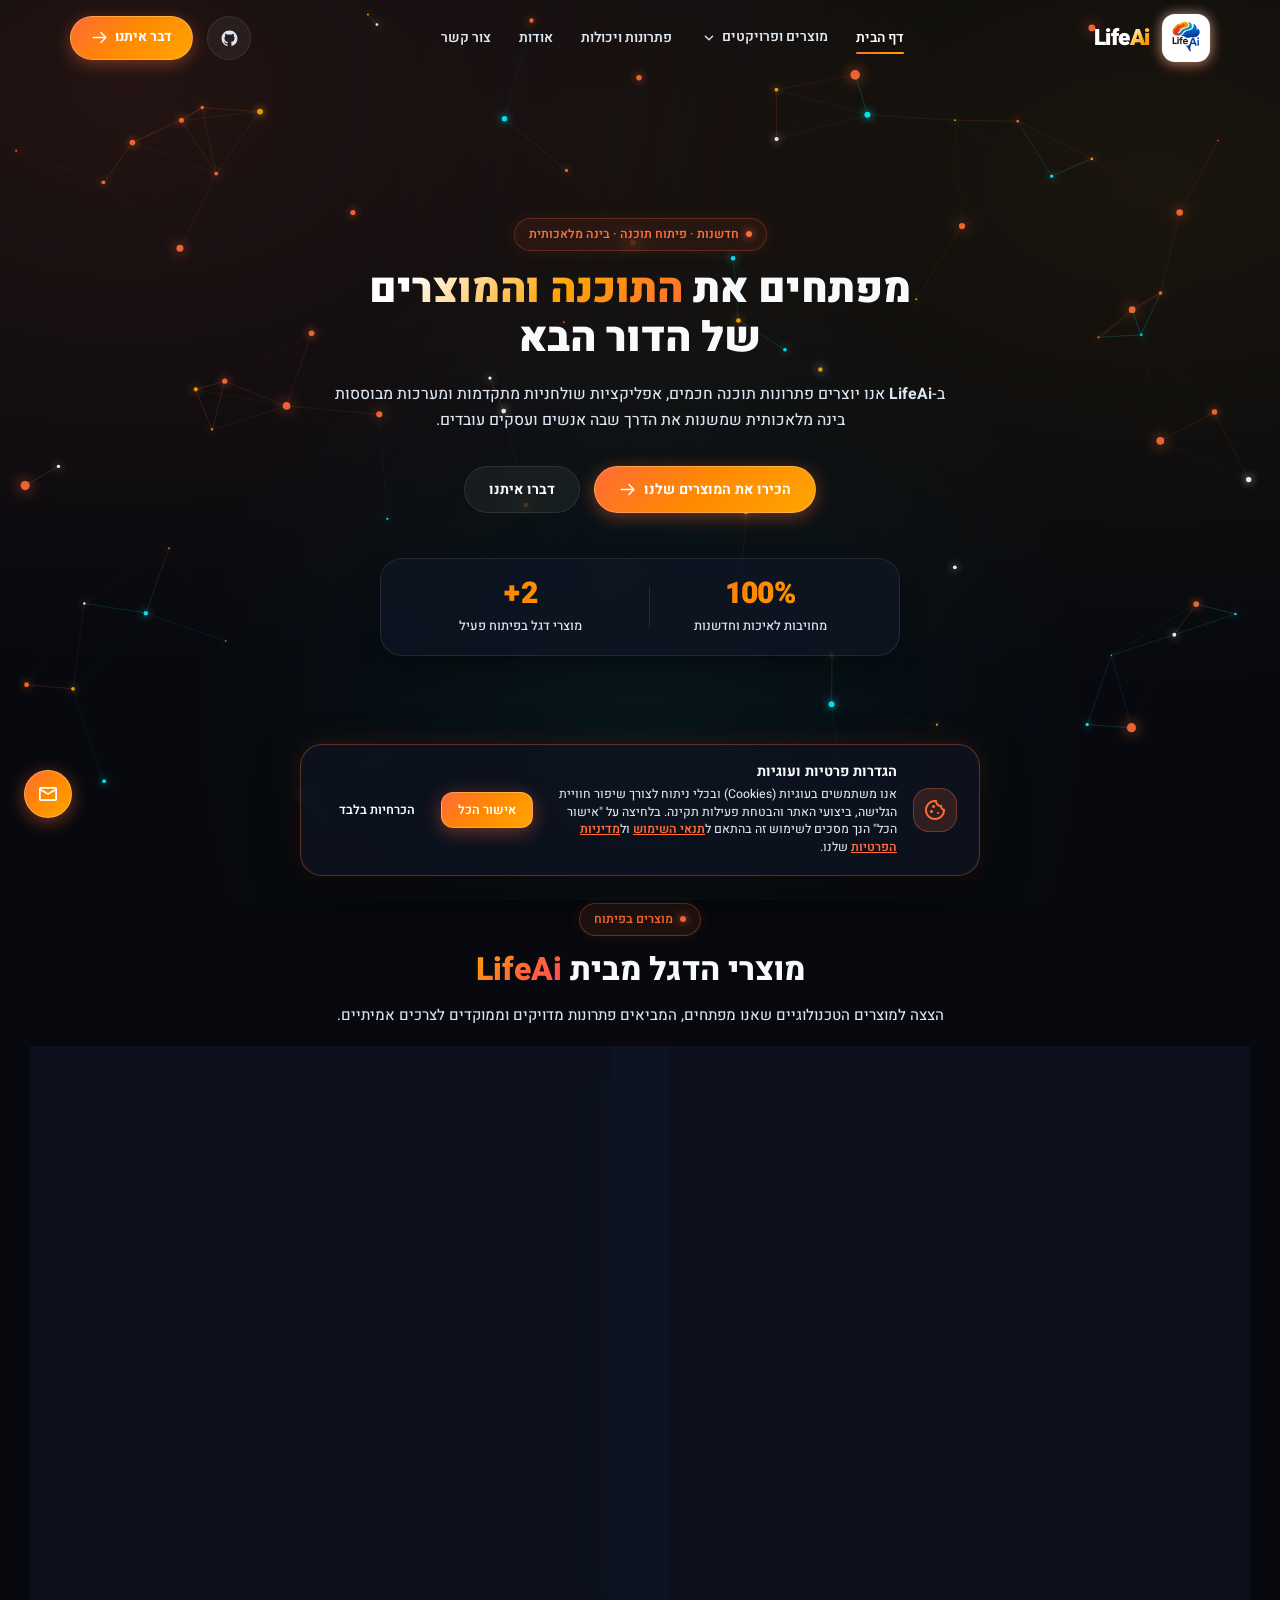
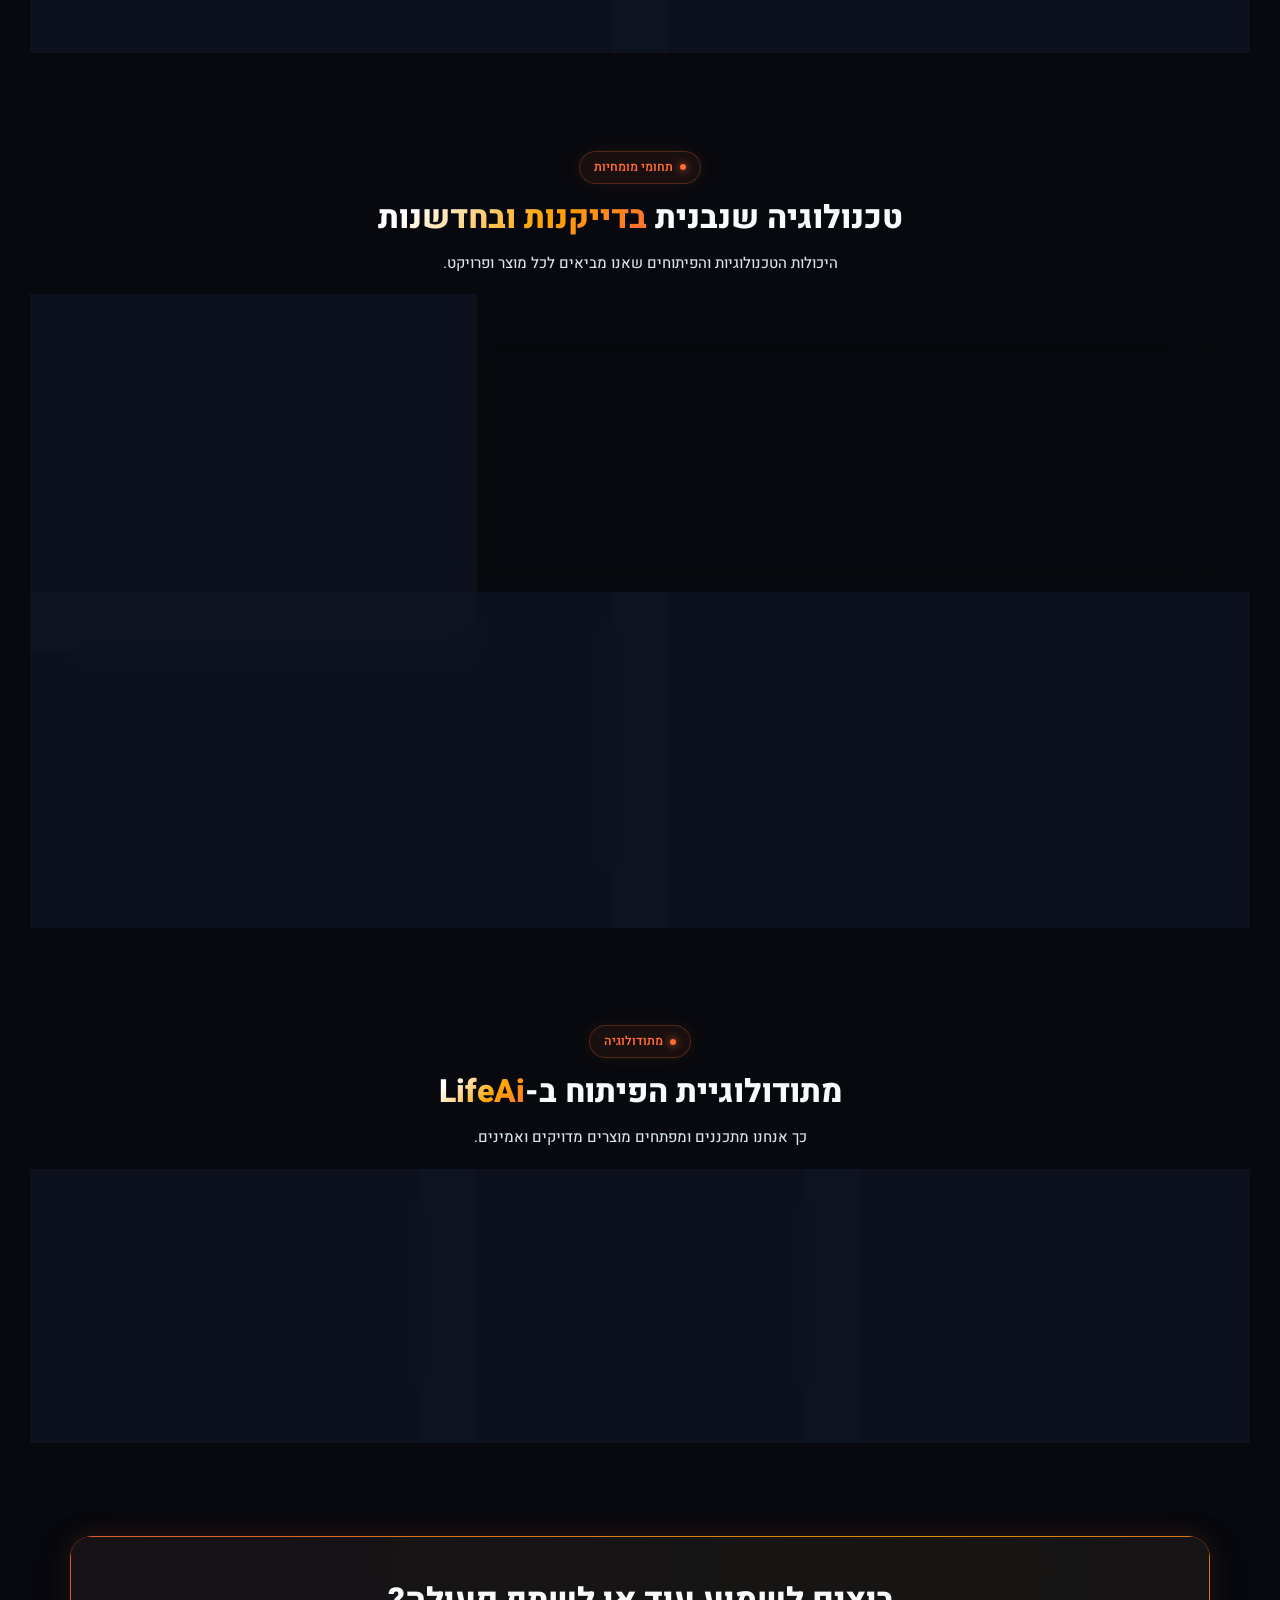
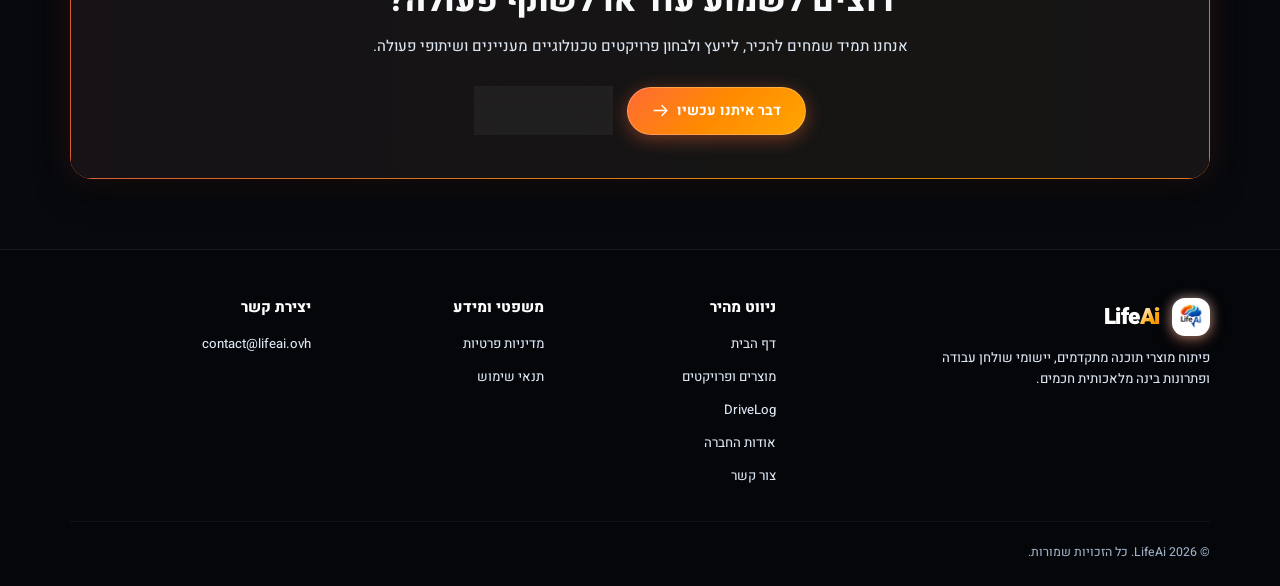
<file: index.html>
<!DOCTYPE html>
<html lang="he" dir="rtl">

<head>
  <meta charset="UTF-8">
  <meta name="viewport" content="width=device-width, initial-scale=1.0">

  <!-- Google Tag Manager -->
  <script>(function (w, d, s, l, i) {
      w[l] = w[l] || []; w[l].push({
        'gtm.start':
          new Date().getTime(), event: 'gtm.js'
      }); var f = d.getElementsByTagName(s)[0],
        j = d.createElement(s), dl = l != 'dataLayer' ? '&l=' + l : ''; j.async = true; j.src =
          'https://www.googletagmanager.com/gtm.js?id=' + i + dl; f.parentNode.insertBefore(j, f);
    })(window, document, 'script', 'dataLayer', 'GTM-T3KLLKFN');</script>
  <!-- End Google Tag Manager -->

  <title>LifeAi | פיתוח מוצרי תוכנה ובינה מלאכותית</title>
  <meta name="description"
    content="LifeAi - בית תוכנה ופיתוח פתרונות בינה מלאכותית, מערכות ניהול מתקדמות ואפליקציות חכמות. הכירו את מוצרי הדגל שלנו: DriveLog ו-Snap Translate.">
  <meta name="keywords"
    content="LifeAi, DriveLog, Snap Translate, בינה מלאכותית, פיתוח תוכנה, מורי נהיגה, יומן מורי נהיגה, תרגום מסך, יישומי Windows, סוכן קולי AI">
  <meta name="author" content="LifeAi">
  <meta name="robots" content="index, follow, max-image-preview:large, max-snippet:-1, max-video-preview:-1">
  <meta name="theme-color" content="#07090e">

  <!-- Open Graph / Social Media -->
  <meta property="og:type" content="website">
  <meta property="og:site_name" content="LifeAi">
  <meta property="og:url" content="https://lifeai.ovh/">
  <meta property="og:title" content="LifeAi | פיתוח מוצרי תוכנה ובינה מלאכותית">
  <meta property="og:description"
    content="פיתוח מוצרי תוכנה חכמים, מערכות ניהול ופתרונות AI מתקדמים. הכירו את מוצרי הדגל שלנו: DriveLog ו-Snap Translate.">
  <meta property="og:image" content="https://lifeai.ovh/images/logo.png">
  <meta property="og:image:width" content="512">
  <meta property="og:image:height" content="512">
  <meta property="og:image:alt" content="LifeAi Logo">
  <meta property="og:locale" content="he_IL">

  <!-- Twitter Card -->
  <meta name="twitter:card" content="summary_large_image">
  <meta name="twitter:title" content="LifeAi | פיתוח מוצרי תוכנה ובינה מלאכותית">
  <meta name="twitter:description" content="פיתוח מוצרי תוכנה חכמים ופתרונות AI מתקדמים.">
  <meta name="twitter:image" content="https://lifeai.ovh/images/logo.png">

  <link rel="canonical" href="https://lifeai.ovh/">

  <!-- Structured Data (Schema.org) -->
  <script type="application/ld+json">
  {
    "@context": "https://schema.org",
    "@graph": [
      {
        "@type": "Organization",
        "@id": "https://lifeai.ovh/#organization",
        "name": "LifeAi",
        "url": "https://lifeai.ovh",
        "logo": {
          "@type": "ImageObject",
          "url": "https://lifeai.ovh/images/logo.png",
          "width": 512,
          "height": 512
        },
        "email": "contact@lifeai.ovh",
        "sameAs": [
          "https://github.com/LifeAI-Dev"
        ],
        "description": "בית תוכנה ופיתוח פתרונות בינה מלאכותית, מערכות ניהול מתקדמות ואפליקציות חכמות."
      },
      {
        "@type": "WebSite",
        "@id": "https://lifeai.ovh/#website",
        "url": "https://lifeai.ovh",
        "name": "LifeAi",
        "description": "פיתוח מוצרי תוכנה ובינה מלאכותית",
        "publisher": {
          "@id": "https://lifeai.ovh/#organization"
        },
        "inLanguage": "he-IL"
      },
      {
        "@type": "SoftwareApplication",
        "name": "DriveLog",
        "url": "https://lifeai.ovh/drivelog",
        "applicationCategory": "BusinessApplication",
        "operatingSystem": "Web, Windows, Mobile",
        "description": "מערכת ניהול חכמה ומקיפה למורי נהיגה עם סוכן קולי AI לתיאום שיעורים וניהול יומן ללא מגע יד בזמן נהיגה.",
        "image": "https://lifeai.ovh/images/DriveLog.jpg",
        "offers": {
          "@type": "Offer",
          "price": "0",
          "priceCurrency": "ILS",
          "availability": "https://schema.org/PreOrder"
        }
      },
      {
        "@type": "SoftwareApplication",
        "name": "Snap Translate",
        "applicationCategory": "UtilitiesApplication",
        "operatingSystem": "Windows 10, Windows 11",
        "description": "תוכנת תרגום מסך חכמה לשולחן העבודה מבוססת AI עם זיהוי אופטי (OCR) ותרגום בזמן אמת.",
        "image": "https://lifeai.ovh/images/Snap%20Translate.png",
        "offers": {
          "@type": "Offer",
          "price": "0",
          "priceCurrency": "ILS",
          "availability": "https://schema.org/PreOrder"
        }
      }
    ]
  }
  </script>

  <!-- Favicon -->
  <link rel="icon" type="image/png" href="images/logo.png">
  <link rel="apple-touch-icon" href="images/logo.png">

  <!-- Google Fonts & Material Symbols (Preconnected & Optimized) -->
  <link rel="preconnect" href="https://fonts.googleapis.com">
  <link rel="preconnect" href="https://fonts.gstatic.com" crossorigin>
  <link rel="stylesheet" href="https://fonts.googleapis.com/css2?family=Fira+Code:wght@400;500&family=Heebo:wght@400;600;700;800&family=Plus+Jakarta+Sans:wght@600;700;800&display=swap" media="print" onload="this.media='all'">
  <link rel="stylesheet" href="https://fonts.googleapis.com/css2?family=Material+Symbols+Outlined:opsz,wght,FILL,GRAD@24,400,0,0&display=swap" media="print" onload="this.media='all'">
  <noscript>
    <link rel="stylesheet" href="https://fonts.googleapis.com/css2?family=Fira+Code:wght@400;500&family=Heebo:wght@400;600;700;800&family=Plus+Jakarta+Sans:wght@600;700;800&display=swap">
    <link rel="stylesheet" href="https://fonts.googleapis.com/css2?family=Material+Symbols+Outlined:opsz,wght,FILL,GRAD@24,400,0,0&display=swap">
  </noscript>

  <!-- Stylesheet -->
  <link rel="stylesheet" href="style.css">
</head>

<body>

  <!-- Google Tag Manager (noscript) -->
  <noscript><iframe src="https://www.googletagmanager.com/ns.html?id=GTM-T3KLLKFN" height="0" width="0"
      style="display:none;visibility:hidden"></iframe></noscript>
  <!-- End Google Tag Manager (noscript) -->

  <!-- Top Scroll Progress Indicator -->
  <div id="scroll-progress" aria-hidden="true"></div>

  <!-- Header / Navigation -->
  <header class="site-header">
    <div class="container">
      <nav class="navbar" aria-label="ניווט ראשי">
        <a href="./" class="brand-logo" title="LifeAi - דף הבית">
          <div class="logo-avatar">
            <picture>
              <source type="image/avif" srcset="images/logo.avif">
              <source type="image/webp" srcset="images/logo.webp">
              <img src="images/logo.png" alt="LifeAi Logo" width="40" height="40">
            </picture>
          </div>
          <span class="brand-name" dir="ltr">Life<span class="gradient-text">Ai</span></span>
        </a>

        <ul class="nav-links" id="nav-menu">
          <li><a href="#hero" class="nav-link active">דף הבית</a></li>
          <li class="nav-item-dropdown">
            <a href="#projects" class="nav-link dropdown-toggle" aria-haspopup="true" aria-expanded="false">
              <span>מוצרים ופרויקטים</span>
              <span class="material-symbols-outlined dropdown-arrow">expand_more</span>
            </a>
            <div class="nav-dropdown-menu">
              <a href="drivelog" class="dropdown-item">
                <div class="dropdown-item-icon">
                  <picture>
                    <source type="image/avif" srcset="images/DriveLog.avif">
                    <source type="image/webp" srcset="images/DriveLog.webp">
                    <img src="images/DriveLog.jpg" alt="DriveLog Logo" width="32" height="32">
                  </picture>
                </div>
                <div class="dropdown-item-text">
                  <span class="dropdown-item-title">DriveLog <span class="badge-mini-soon">בקרוב</span></span>
                  <span class="dropdown-item-desc">סוכן קולי AI וניהול יומן למורי נהיגה</span>
                </div>
              </a>
              <div class="dropdown-divider"></div>
              <a href="#projects" class="dropdown-all-link">
                <span>לכל המוצרים והפרויקטים</span>
                <span class="material-symbols-outlined" style="font-size: 16px;">arrow_left</span>
              </a>
            </div>
          </li>
          <li><a href="#solutions" class="nav-link">פתרונות ויכולות</a></li>
          <li><a href="about" class="nav-link">אודות</a></li>
          <li><a href="contact" class="nav-link">צור קשר</a></li>
        </ul>

        <div class="nav-actions">
          <a href="https://github.com/LifeAI-Dev" target="_blank" rel="noopener noreferrer" class="nav-social-btn"
            title="GitHub - LifeAi" aria-label="GitHub Repository">
            <svg viewBox="0 0 24 24">
              <path fill-rule="evenodd" clip-rule="evenodd"
                d="M12 2C6.477 2 2 6.484 2 12.017c0 4.425 2.865 8.18 6.839 9.504.5.092.682-.217.682-.483 0-.237-.008-.868-.013-1.703-2.782.605-3.369-1.343-3.369-1.343-.454-1.158-1.11-1.466-1.11-1.466-.908-.62.069-.608.069-.608 1.003.07 1.53 1.032 1.53 1.032.892 1.53 2.341 1.088 2.91.832.092-.647.35-1.088.636-1.338-2.22-.253-4.555-1.113-4.555-4.951 0-1.093.39-1.988 1.029-2.688-.103-.253-.446-1.272.098-2.65 0 0 .84-.27 2.75 1.026A9.564 9.564 0 0112 6.844c.85.004 1.705.115 2.504.337 1.909-1.296 2.747-1.027 2.747-1.027.546 1.379.202 2.398.1 2.651.64.7 1.028 1.595 1.028 2.688 0 3.848-2.339 4.695-4.566 4.943.359.309.678.92.678 1.855 0 1.338-.012 2.419-.012 2.747 0 .268.18.58.688.482A10.019 10.019 0 0022 12.017C22 6.484 17.522 2 12 2z" />
            </svg>
          </a>
          <a href="contact" class="btn btn-talk">
            <span>דבר איתנו</span>
            <svg class="btn-icon" fill="none" viewBox="0 0 24 24" stroke="currentColor">
              <path stroke-linecap="round" stroke-linejoin="round" stroke-width="2" d="M14 5l7 7m0 0l-7 7m7-7H3" />
            </svg>
          </a>
          <button class="menu-toggle" aria-label="פתח תפריט" aria-expanded="false" aria-controls="nav-menu">
            <svg width="24" height="24" fill="none" viewBox="0 0 24 24" stroke="currentColor">
              <path stroke-linecap="round" stroke-linejoin="round" stroke-width="2" d="M4 6h16M4 12h16M4 18h16" />
            </svg>
          </button>
        </div>
      </nav>
    </div>
  </header>

  <!-- Main Content -->
  <main id="main-content">

    <!-- Hero Section with Interactive Neural Canvas -->
    <section class="hero-section" id="hero">
      <canvas id="hero-canvas"></canvas>

      <div class="container hero-content">
        <div class="section-tag reveal">
          <span class="dot"></span>
          <span>חדשנות · פיתוח תוכנה · בינה מלאכותית</span>
        </div>

        <h1 class="hero-title reveal stagger-1">
          מפתחים את <span class="gradient-text">התוכנה והמוצרים</span><br>
          של הדור הבא
        </h1>

        <p class="hero-subtitle reveal stagger-2">
          ב-<strong>LifeAi</strong> אנו יוצרים פתרונות תוכנה חכמים, אפליקציות שולחניות מתקדמות ומערכות מבוססות בינה
          מלאכותית שמשנות את הדרך שבה אנשים ועסקים עובדים.
        </p>

        <div class="hero-cta-group reveal stagger-3">
          <a href="#projects" class="btn btn-primary">
            <span>הכירו את המוצרים שלנו</span>
            <svg class="btn-icon" fill="none" viewBox="0 0 24 24" stroke="currentColor">
              <path stroke-linecap="round" stroke-linejoin="round" stroke-width="2" d="M14 5l7 7m0 0l-7 7m7-7H3" />
            </svg>
          </a>
          <a href="contact" class="btn btn-secondary">
            <span>דברו איתנו</span>
          </a>
        </div>

        <!-- Live Stats Counters -->
        <div class="hero-stats reveal stagger-4" style="grid-template-columns: repeat(2, 1fr); max-width: 520px;">
          <div class="stat-item">
            <div class="stat-value counter-animate" data-target="100" data-decimal="false" data-suffix="%">0%</div>
            <div class="stat-label">מחויבות לאיכות וחדשנות</div>
          </div>
          <div class="stat-item">
            <div class="stat-value counter-animate" data-target="2" data-decimal="false" data-suffix="+">0</div>
            <div class="stat-label">מוצרי דגל בפיתוח פעיל</div>
          </div>
        </div>
      </div>
    </section>

    <!-- Projects & Products Section -->
    <section class="projects-section" id="projects">
      <div class="container">
        <div class="section-header reveal">
          <div class="section-tag warm">
            <span class="dot"></span>
            <span>מוצרים בפיתוח</span>
          </div>
          <h2>מוצרי הדגל מבית <span class="gradient-text-warm">LifeAi</span></h2>
          <p>הצצה למוצרים הטכנולוגיים שאנו מפתחים, המביאים פתרונות מדויקים וממוקדים לצרכים אמיתיים.</p>
        </div>

        <div class="projects-grid">

          <!-- Project 1: DriveLog -->
          <div class="project-card reveal">
            <div>
              <div class="project-card-header">
                <div class="project-logo-wrap"
                  style="background: #ffffff; border-color: rgba(255, 107, 53, 0.4); padding: 2px;">
                  <picture>
                    <source type="image/avif" srcset="images/DriveLog.avif">
                    <source type="image/webp" srcset="images/DriveLog.webp">
                    <img src="images/DriveLog.jpg" alt="DriveLog - סוכן קולי AI וניהול יומן למורי נהיגה" width="76"
                      height="76" loading="lazy" decoding="async"
                      style="border-radius: 12px; width: 100%; height: 100%; object-fit: cover; transform: scale(1.06);">
                  </picture>
                </div>
                <div class="project-badge-soon">
                  <span class="badge-dot"></span>
                  <span>בקרוב</span>
                </div>
              </div>

              <div class="project-content">
                <h3>DriveLog</h3>
                <div class="project-subtitle">מערכת ניהול חכמה וסוכן קולי AI למורי נהיגה</div>
                <p class="project-desc">
                  פלטפורמת ניהול חדשנית שמרכזת את כל הפעילות של מורה הנהיגה במקום אחד: סוכן קולי AI לתיאום שיעורים ללא
                  מגע יד בזמן נהיגה, יומן חכם ופשוט, ומעקב תלמידים וטסטים.
                </p>

                <ul class="project-features">
                  <li>
                    <span class="material-symbols-outlined feat-icon">check_circle</span>
                    סוכן קולי מבוסס AI לשיבוץ וניהול שיעורים ללא מגע מסך
                  </li>
                  <li>
                    <span class="material-symbols-outlined feat-icon">check_circle</span>
                    יומן שיעורי נהיגה פשוט, אינטואיטיבי ומהיר
                  </li>
                  <li>
                    <span class="material-symbols-outlined feat-icon">check_circle</span>
                    מעקב תלמידים אישי, כרטיס התקדמות ומדדי מוכנות לטסט
                  </li>
                </ul>
              </div>
            </div>

            <div class="project-tags">
              <span class="project-tag">סוכן קולי AI</span>
              <span class="project-tag">מורי נהיגה</span>
              <span class="project-tag">יומן שיעורים</span>
              <span class="project-tag">בקרוב</span>
            </div>

            <div class="project-card-footer-action">
              <a href="drivelog" class="btn btn-primary"
                style="width: 100%; justify-content: center; gap: 8px; text-decoration: none; padding: 11px 18px; font-weight: 700;"
                title="מעבר לעמוד המלא של DriveLog">
                <span>לפרטי המערכת של DriveLog</span>
                <svg class="btn-icon" fill="none" viewBox="0 0 24 24" stroke="currentColor"
                  style="width: 18px; height: 18px;">
                  <path stroke-linecap="round" stroke-linejoin="round" stroke-width="2" d="M14 5l7 7m0 0l-7 7m7-7H3" />
                </svg>
              </a>
            </div>
          </div>

          <!-- Project 2: Snap Translate -->
          <div class="project-card warm-theme reveal stagger-1">
            <div>
              <div class="project-card-header">
                <div class="project-logo-wrap"
                  style="background: #ffffff; border-color: rgba(255, 107, 53, 0.4); padding: 4px;">
                  <picture>
                    <source type="image/avif" srcset="images/Snap Translate.avif">
                    <source type="image/webp" srcset="images/Snap Translate.webp">
                    <img src="images/Snap Translate.png" alt="Snap Translate - תוכנת תרגום מסך AI ל-Windows" width="76"
                      height="76" loading="lazy" decoding="async"
                      style="border-radius: 12px; width: 100%; height: 100%; object-fit: contain; transform: scale(1.06);">
                  </picture>
                </div>
                <div class="project-badge-soon">
                  <span class="badge-dot"></span>
                  <span>בקרוב</span>
                </div>
              </div>

              <div class="project-content">
                <h3>Snap Translate</h3>
                <div class="project-subtitle">תרגום מסך מיידי מונע AI לסביבת Windows</div>
                <p class="project-desc">
                  מערכת מתקדמת לתרגום מסך בזמן אמת עם תאימות מלאה לווינדוס. מאפשרת לכידת כל אזור במסך בלחיצת כפתור
                  ותרגום מהיר ומדויק מכל שפה באמצעות ראייה ממוחשבת ובינה מלאכותית.
                </p>

                <ul class="project-features">
                  <li>
                    <span class="material-symbols-outlined feat-icon">check_circle</span>
                    תאימות מלאה וביצועים מהירים לסביבת Windows
                  </li>
                  <li>
                    <span class="material-symbols-outlined feat-icon">check_circle</span>
                    זיהוי טקסט ותרגום מיידי מכל תוכן במסך (AI OCR & Vision)
                  </li>
                  <li>
                    <span class="material-symbols-outlined feat-icon">check_circle</span>
                    קיצור מקשים גלובלי לצילום ותרגום מהיר
                  </li>
                </ul>
              </div>
            </div>

            <div class="project-tags">
              <span class="project-tag">Windows Desktop</span>
              <span class="project-tag">AI OCR & Vision</span>
              <span class="project-tag">תרגום מסך</span>
              <span class="project-tag">בקרוב</span>
            </div>

            <div class="project-card-footer-action">
              <div class="btn-soon" aria-disabled="true">
                <span class="material-symbols-outlined" style="font-size: 18px;">schedule</span>
                <span>בקרוב</span>
              </div>
            </div>
          </div>

        </div>
      </div>
    </section>

    <!-- Bento Grid Solutions Section -->
    <section class="bento-section" id="solutions">
      <div class="container">
        <div class="section-header reveal">
          <div class="section-tag">
            <span class="dot"></span>
            <span>תחומי מומחיות</span>
          </div>
          <h2>טכנולוגיה שנבנית <span class="gradient-text">בדייקנות ובחדשנות</span></h2>
          <p>היכולות הטכנולוגיות והפיתוחים שאנו מביאים לכל מוצר ופרויקט.</p>
        </div>

        <div class="bento-grid">

          <!-- Card 1: Custom Software & Apps (Wide) -->
          <div class="bento-card col-span-8 reveal">
            <div class="bento-card-header">
              <div class="bento-icon-box">
                <span class="material-symbols-outlined">desktop_windows</span>
              </div>
              <h3>פיתוח מוצרי תוכנה ואפליקציות שולחניות</h3>
              <p>בניית אפליקציות מודרניות, מהירות ואמינות לסביבת Windows ו-Web, עם ממשק משתמש אלגנטי, חוויית משתמש
                מוקפדת וביצועים ללא פשרות.</p>
            </div>
            <div class="bento-card-footer">
              <span class="bento-tag">Windows Applications</span>
              <span class="bento-tag">Modern Web</span>
              <span class="bento-tag">High Performance</span>
            </div>
          </div>

          <!-- Card 2: AI & OCR (Warm Theme) -->
          <div class="bento-card col-span-4 warm-theme reveal stagger-1">
            <div class="bento-card-header">
              <div class="bento-icon-box">
                <span class="material-symbols-outlined">psychology</span>
              </div>
              <h3>ראייה ממוחשבת ו-AI</h3>
              <p>שילוב מודלים מתקדמים של זיהוי תמונה, עיבוד שפה טבעית (NLP) ו-OCR לפעולות תרגום ועיבוד מידע מיידיות.</p>
            </div>
            <div class="bento-card-footer">
              <span class="bento-tag">Vision AI</span>
              <span class="bento-tag">OCR Tech</span>
            </div>
          </div>

          <!-- Card 3: Smart Management Systems -->
          <div class="bento-card col-span-6 reveal stagger-2">
            <div class="bento-card-header">
              <div class="bento-icon-box">
                <span class="material-symbols-outlined">dashboard_customize</span>
              </div>
              <h3>מערכות ניהול חכמות (CRM & SaaS)</h3>
              <p>תכנון ופיתוח מערכות ייעודיות לניהול לקוחות, יומנים, מעקב התקדמות ותהליכים ייחודיים לבעלי מקצוע ועסקים.
              </p>
            </div>
            <div class="bento-card-footer">
              <span class="bento-tag">Smart Workflow</span>
              <span class="bento-tag">Productivity</span>
            </div>
          </div>

          <!-- Card 4: Security & Privacy -->
          <div class="bento-card col-span-6 warm-theme reveal stagger-3">
            <div class="bento-card-header">
              <div class="bento-icon-box">
                <span class="material-symbols-outlined">shield</span>
              </div>
              <h3>אבטחת מידע ופרטיות</h3>
              <p>הקפדה מלאה על שמירת פרטיות המשתמשים, הגנה על נתונים אישיים וסודיות מלאה בכל תוכנה ומערכת שאנו מפתחים.
              </p>
            </div>
            <div class="bento-card-footer">
              <span class="bento-tag">Data Privacy</span>
              <span class="bento-tag">Secure Architecture</span>
            </div>
          </div>

        </div>
      </div>
    </section>

    <!-- How It Works / Process Section -->
    <section class="process-section" id="process">
      <div class="container">
        <div class="section-header reveal">
          <div class="section-tag">
            <span class="dot"></span>
            <span>מתודולוגיה</span>
          </div>
          <h2>מתודולוגיית הפיתוח ב-<span class="gradient-text">LifeAi</span></h2>
          <p>כך אנחנו מתכננים ומפתחים מוצרים מדויקים ואמינים.</p>
        </div>

        <div class="process-grid">
          <!-- Step 1 -->
          <div class="process-card reveal">
            <div class="step-number">01</div>
            <div class="process-icon">
              <span class="material-symbols-outlined">track_changes</span>
            </div>
            <h3>אפיון צורך ומחקר מעמיק</h3>
            <p>זיהוי בעיות אמיתיות בשטח, הבנת קהל היעד והגדרת ארכיטקטורת מוצר ברורה וממוקדת תוצאות.</p>
          </div>

          <!-- Step 2 -->
          <div class="process-card reveal stagger-1">
            <div class="step-number">02</div>
            <div class="process-icon">
              <span class="material-symbols-outlined">code_blocks</span>
            </div>
            <h3>פיתוח, איטרציה ו-AI</h3>
            <p>כתיבת קוד נקי, שילוב מנועי בינה מלאכותית ובדיקות קפדניות לחוויית משתמש חלקה ומהירה.</p>
          </div>

          <!-- Step 3 -->
          <div class="process-card reveal stagger-2">
            <div class="step-number">03</div>
            <div class="process-icon">
              <span class="material-symbols-outlined">rocket_launch</span>
            </div>
            <h3>השקה ושיפור מתמיד</h3>
            <p>שחרור גרסאות יציבות, קבלת משוב מהמשתמשים ושדרוג שוטף של יכולות המערכת.</p>
          </div>
        </div>
      </div>
    </section>

    <!-- Call to Action Banner -->
    <section class="cta-section">
      <div class="container">
        <div class="cta-box reveal">
          <h2>רוצים לשמוע עוד או לשתף פעולה?</h2>
          <p>אנחנו תמיד שמחים להכיר, לייעץ ולבחון פרויקטים טכנולוגיים מעניינים ושיתופי פעולה.</p>

          <div class="cta-buttons">
            <a href="contact" class="btn btn-primary">
              <span>דבר איתנו עכשיו</span>
              <svg class="btn-icon" fill="none" viewBox="0 0 24 24" stroke="currentColor">
                <path stroke-linecap="round" stroke-linejoin="round" stroke-width="2" d="M14 5l7 7m0 0l-7 7m7-7H3" />
              </svg>
            </a>
            <a href="about" class="btn btn-secondary">
              <span>עוד על החברה</span>
            </a>
          </div>
        </div>
      </div>
    </section>

  </main>

  <!-- Footer -->
  <footer class="site-footer">
    <div class="container">
      <div class="footer-grid">

        <!-- Brand Info -->
        <div class="footer-brand">
          <a href="./" class="brand-logo" title="LifeAi">
            <div class="logo-avatar" style="width: 38px; height: 38px;">
              <picture>
                <source type="image/avif" srcset="images/logo.avif">
                <source type="image/webp" srcset="images/logo.webp">
                <img src="images/logo.png" alt="LifeAi Logo" width="34" height="34" loading="lazy" decoding="async">
              </picture>
            </div>
            <span class="brand-name" dir="ltr">Life<span class="gradient-text">Ai</span></span>
          </a>
          <p>פיתוח מוצרי תוכנה מתקדמים, יישומי שולחן עבודה ופתרונות בינה מלאכותית חכמים.</p>
        </div>

        <!-- Quick Links -->
        <div class="footer-column">
          <h3>ניווט מהיר</h3>
          <ul class="footer-links">
            <li><a href="#hero">דף הבית</a></li>
            <li><a href="#projects">מוצרים ופרויקטים</a></li>
            <li><a href="drivelog">DriveLog</a></li>
            <li><a href="about">אודות החברה</a></li>
            <li><a href="contact">צור קשר</a></li>
          </ul>
        </div>

        <!-- Legal Links -->
        <div class="footer-column">
          <h3>משפטי ומידע</h3>
          <ul class="footer-links">
            <li><a href="privacy">מדיניות פרטיות</a></li>
            <li><a href="terms">תנאי שימוש</a></li>
          </ul>
        </div>

        <!-- Contact Quick -->
        <div class="footer-column">
          <h3>יצירת קשר</h3>
          <ul class="footer-links">
            <li><a href="mailto:contact@lifeai.ovh">contact@lifeai.ovh</a></li>
          </ul>
        </div>

      </div>

      <div class="footer-bottom">
        <p>© 2026 LifeAi. כל הזכויות שמורות.</p>
      </div>
    </div>
  </footer>

  <!-- Floating Quick Actions -->
  <div class="floating-actions" aria-label="פעולות מהירות">
    <a href="contact" class="float-btn float-contact" title="יצירת קשר" aria-label="יצירת קשר">
      <span class="material-symbols-outlined">mail</span>
    </a>
    <button class="float-btn scroll-top" aria-label="חזרה לראש העמוד" title="חזרה לראש העמוד">
      <svg width="22" height="22" fill="none" viewBox="0 0 24 24" stroke="currentColor">
        <path stroke-linecap="round" stroke-linejoin="round" stroke-width="2.5" d="M5 10l7-7m0 0l7 7m-7-7v18" />
      </svg>
    </button>
  </div>

  <!-- JavaScript -->
  <script src="script.js" defer></script>
</body>

</html>
</file>
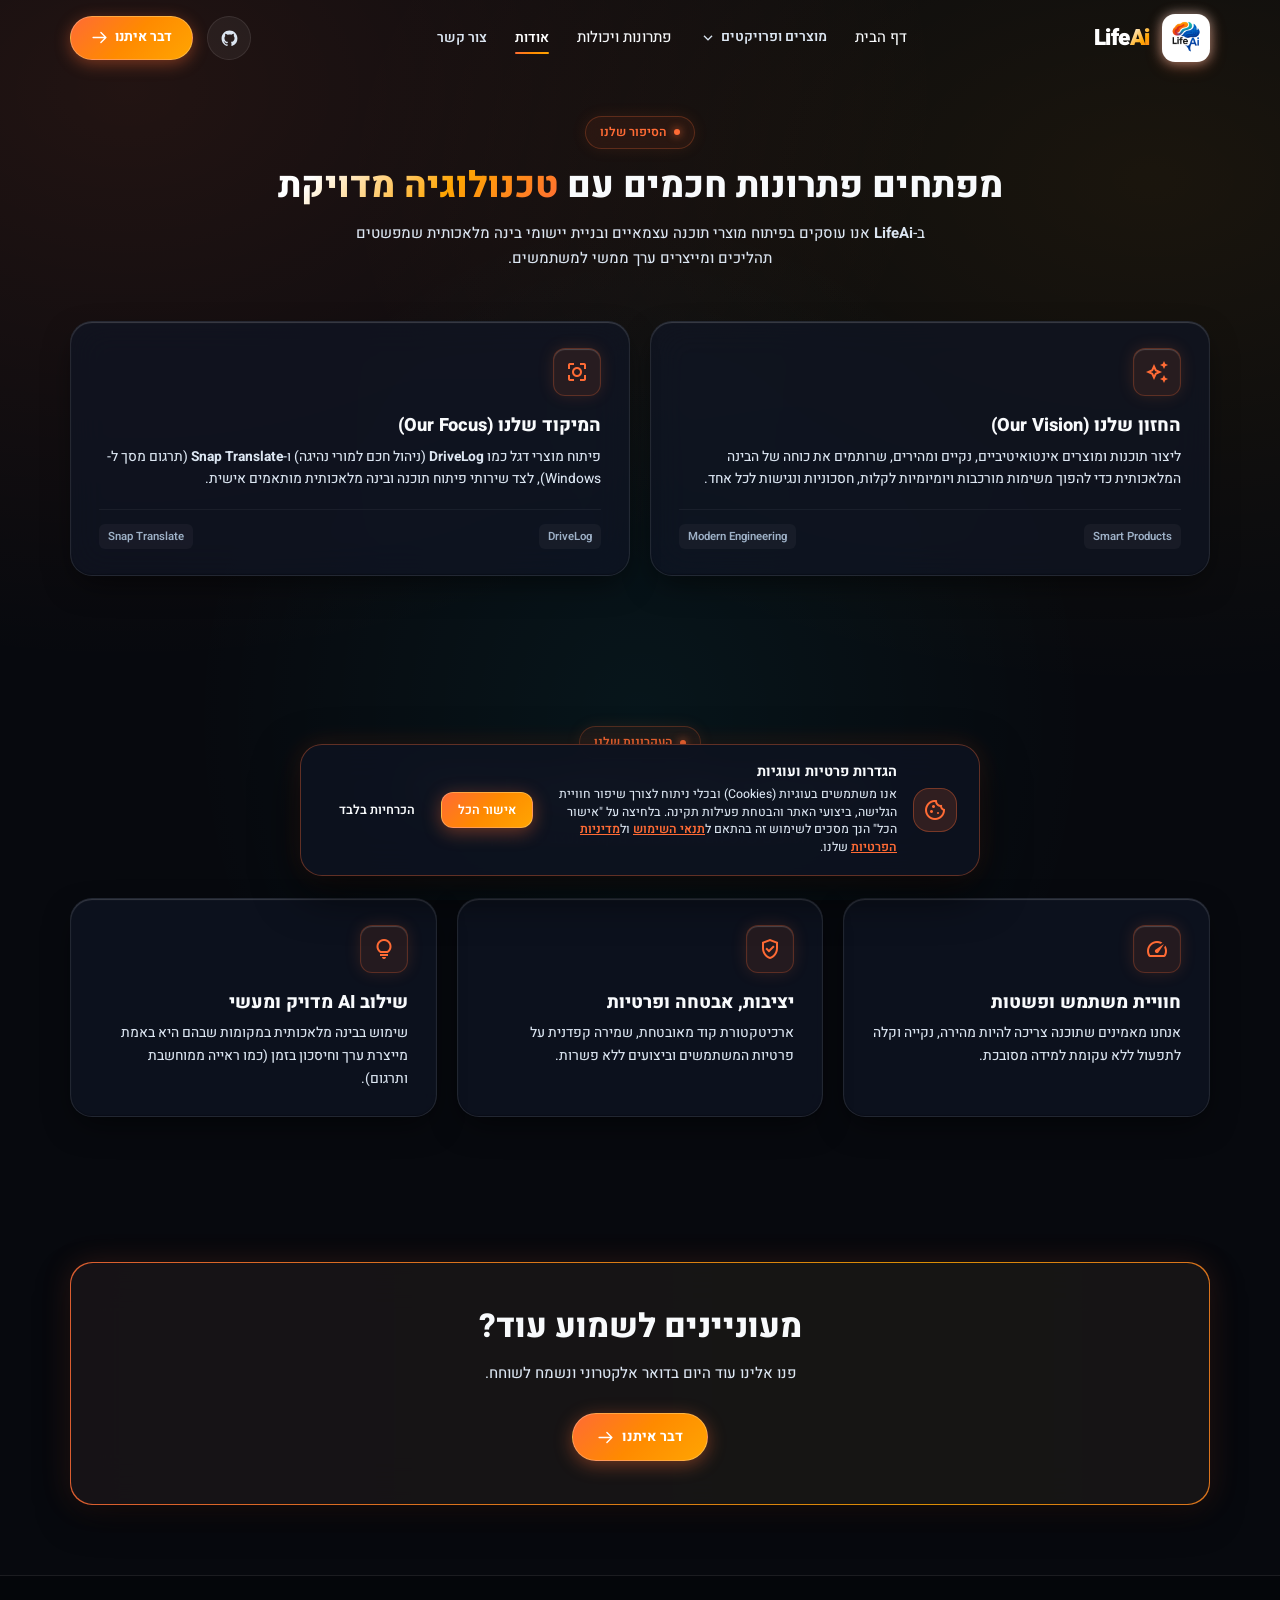
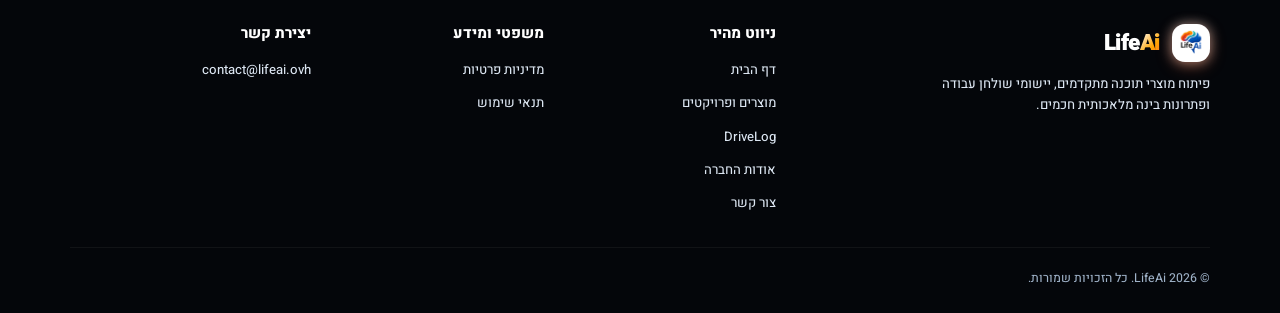
<file: about.html>
<!DOCTYPE html>
<html lang="he" dir="rtl">

<head>
  <meta charset="UTF-8">
  <meta name="viewport" content="width=device-width, initial-scale=1.0">

  <!-- Google Tag Manager -->
  <script>(function (w, d, s, l, i) {
      w[l] = w[l] || []; w[l].push({
        'gtm.start':
          new Date().getTime(), event: 'gtm.js'
      }); var f = d.getElementsByTagName(s)[0],
        j = d.createElement(s), dl = l != 'dataLayer' ? '&l=' + l : ''; j.async = true; j.src =
          'https://www.googletagmanager.com/gtm.js?id=' + i + dl; f.parentNode.insertBefore(j, f);
    })(window, document, 'script', 'dataLayer', 'GTM-T3KLLKFN');</script>
  <!-- End Google Tag Manager -->

  <title>אודות LifeAi | בית תוכנה ופיתוח בינה מלאכותית</title>
  <meta name="description"
    content="הכירו את LifeAi - החזון שלנו, הגישה לפיתוח מוצרים חכמים והמחויבות ליצירת פתרונות תוכנה איכותיים כמו DriveLog ו-Snap Translate.">
  <meta name="keywords"
    content="אודות LifeAi, חזון טכנולוגי, פיתוח מוצרי AI, פיתוח תוכנה ישראל, DriveLog, Snap Translate">
  <meta name="author" content="LifeAi">
  <meta name="robots" content="index, follow, max-image-preview:large, max-snippet:-1, max-video-preview:-1">
  <meta name="theme-color" content="#07090e">

  <!-- Open Graph -->
  <meta property="og:type" content="website">
  <meta property="og:site_name" content="LifeAi">
  <meta property="og:url" content="https://lifeai.ovh/about">
  <meta property="og:title" content="אודות LifeAi | בית תוכנה ופיתוח בינה מלאכותית">
  <meta property="og:description" content="החזון והטכנולוגיה מאחורי LifeAi - פיתוח מוצרים ופתרונות AI מתקדמים.">
  <meta property="og:image" content="https://lifeai.ovh/images/logo.png">
  <meta property="og:image:width" content="512">
  <meta property="og:image:height" content="512">
  <meta property="og:image:alt" content="LifeAi Logo">
  <meta property="og:locale" content="he_IL">

  <!-- Twitter Card -->
  <meta name="twitter:card" content="summary_large_image">
  <meta name="twitter:title" content="אודות LifeAi | בית תוכנה ופיתוח בינה מלאכותית">
  <meta name="twitter:description" content="החזון והטכנולוגיה מאחורי LifeAi.">
  <meta name="twitter:image" content="https://lifeai.ovh/images/logo.png">

  <link rel="canonical" href="https://lifeai.ovh/about">

  <!-- Structured Data (Schema.org) -->
  <script type="application/ld+json">
  {
    "@context": "https://schema.org",
    "@graph": [
      {
        "@type": "AboutPage",
        "@id": "https://lifeai.ovh/about#webpage",
        "name": "אודות LifeAi",
        "description": "החזון והטכנולוגיה מאחורי חברת LifeAi לפיתוח פתרונות בינה מלאכותית ותוכנה.",
        "url": "https://lifeai.ovh/about",
        "mainEntity": {
          "@type": "Organization",
          "name": "LifeAi",
          "url": "https://lifeai.ovh",
          "logo": "https://lifeai.ovh/images/logo.png"
        }
      },
      {
        "@type": "BreadcrumbList",
        "itemListElement": [
          {
            "@type": "ListItem",
            "position": 1,
            "name": "דף הבית",
            "item": "https://lifeai.ovh/"
          },
          {
            "@type": "ListItem",
            "position": 2,
            "name": "אודות",
            "item": "https://lifeai.ovh/about"
          }
        ]
      }
    ]
  }
  </script>

  <!-- Favicon -->
  <link rel="icon" type="image/png" href="images/logo.png">
  <link rel="apple-touch-icon" href="images/logo.png">

  <!-- Google Fonts & Material Symbols (Preconnected & Optimized) -->
  <link rel="preconnect" href="https://fonts.googleapis.com">
  <link rel="preconnect" href="https://fonts.gstatic.com" crossorigin>
  <link rel="stylesheet" href="https://fonts.googleapis.com/css2?family=Fira+Code:wght@400;500&family=Heebo:wght@400;600;700;800&family=Plus+Jakarta+Sans:wght@600;700;800&display=swap" media="print" onload="this.media='all'">
  <link rel="stylesheet" href="https://fonts.googleapis.com/css2?family=Material+Symbols+Outlined:opsz,wght,FILL,GRAD@24,400,0,0&display=swap" media="print" onload="this.media='all'">
  <noscript>
    <link rel="stylesheet" href="https://fonts.googleapis.com/css2?family=Fira+Code:wght@400;500&family=Heebo:wght@400;600;700;800&family=Plus+Jakarta+Sans:wght@600;700;800&display=swap">
    <link rel="stylesheet" href="https://fonts.googleapis.com/css2?family=Material+Symbols+Outlined:opsz,wght,FILL,GRAD@24,400,0,0&display=swap">
  </noscript>

  <link rel="stylesheet" href="style.css">
</head>

<body>

  <!-- Google Tag Manager (noscript) -->
  <noscript><iframe src="https://www.googletagmanager.com/ns.html?id=GTM-T3KLLKFN" height="0" width="0"
      style="display:none;visibility:hidden"></iframe></noscript>
  <!-- End Google Tag Manager (noscript) -->

  <div id="scroll-progress" aria-hidden="true"></div>

  <!-- Header -->
  <header class="site-header">
    <div class="container">
      <nav class="navbar" aria-label="ניווט ראשי">
        <a href="./" class="brand-logo" title="LifeAi - דף הבית">
          <div class="logo-avatar">
            <picture>
              <source type="image/avif" srcset="images/logo.avif">
              <source type="image/webp" srcset="images/logo.webp">
              <img src="images/logo.png" alt="LifeAi Logo" width="40" height="40">
            </picture>
          </div>
          <span class="brand-name" dir="ltr">Life<span class="gradient-text">Ai</span></span>
        </a>

        <ul class="nav-links" id="nav-menu">
          <li><a href="./">דף הבית</a></li>
          <li class="nav-item-dropdown">
            <a href="./#projects" class="nav-link dropdown-toggle" aria-haspopup="true" aria-expanded="false">
              <span>מוצרים ופרויקטים</span>
              <span class="material-symbols-outlined dropdown-arrow">expand_more</span>
            </a>
            <div class="nav-dropdown-menu">
              <a href="drivelog" class="dropdown-item">
                <div class="dropdown-item-icon">
                  <picture>
                    <source type="image/avif" srcset="images/DriveLog.avif">
                    <source type="image/webp" srcset="images/DriveLog.webp">
                    <img src="images/DriveLog.jpg" alt="DriveLog Logo" width="32" height="32">
                  </picture>
                </div>
                <div class="dropdown-item-text">
                  <span class="dropdown-item-title">DriveLog <span class="badge-mini-soon">בקרוב</span></span>
                  <span class="dropdown-item-desc">סוכן קולי AI וניהול יומן למורי נהיגה</span>
                </div>
              </a>
              <div class="dropdown-divider"></div>
              <a href="./#projects" class="dropdown-all-link">
                <span>לכל המוצרים והפרויקטים</span>
                <span class="material-symbols-outlined" style="font-size: 16px;">arrow_left</span>
              </a>
            </div>
          </li>
          <li><a href="./#solutions">פתרונות ויכולות</a></li>
          <li><a href="about" class="nav-link active">אודות</a></li>
          <li><a href="contact" class="nav-link">צור קשר</a></li>
        </ul>

        <div class="nav-actions">
          <a href="https://github.com/LifeAI-Dev" target="_blank" rel="noopener noreferrer" class="nav-social-btn"
            title="GitHub - LifeAi" aria-label="GitHub Repository">
            <svg viewBox="0 0 24 24">
              <path fill-rule="evenodd" clip-rule="evenodd"
                d="M12 2C6.477 2 2 6.484 2 12.017c0 4.425 2.865 8.18 6.839 9.504.5.092.682-.217.682-.483 0-.237-.008-.868-.013-1.703-2.782.605-3.369-1.343-3.369-1.343-.454-1.158-1.11-1.466-1.11-1.466-.908-.62.069-.608.069-.608 1.003.07 1.53 1.032 1.53 1.032.892 1.53 2.341 1.088 2.91.832.092-.647.35-1.088.636-1.338-2.22-.253-4.555-1.113-4.555-4.951 0-1.093.39-1.988 1.029-2.688-.103-.253-.446-1.272.098-2.65 0 0 .84-.27 2.75 1.026A9.564 9.564 0 0112 6.844c.85.004 1.705.115 2.504.337 1.909-1.296 2.747-1.027 2.747-1.027.546 1.379.202 2.398.1 2.651.64.7 1.028 1.595 1.028 2.688 0 3.848-2.339 4.695-4.566 4.943.359.309.678.92.678 1.855 0 1.338-.012 2.419-.012 2.747 0 .268.18.58.688.482A10.019 10.019 0 0022 12.017C22 6.484 17.522 2 12 2z" />
            </svg>
          </a>
          <a href="contact" class="btn btn-talk">
            <span>דבר איתנו</span>
            <svg class="btn-icon" fill="none" viewBox="0 0 24 24" stroke="currentColor">
              <path stroke-linecap="round" stroke-linejoin="round" stroke-width="2" d="M14 5l7 7m0 0l-7 7m7-7H3" />
            </svg>
          </a>
          <button class="menu-toggle" aria-label="פתח תפריט" aria-expanded="false" aria-controls="nav-menu">
            <svg width="24" height="24" fill="none" viewBox="0 0 24 24" stroke="currentColor">
              <path stroke-linecap="round" stroke-linejoin="round" stroke-width="2" d="M4 6h16M4 12h16M4 18h16" />
            </svg>
          </button>
        </div>
      </nav>
    </div>
  </header>

  <!-- Page Content -->
  <main id="main-content">

    <!-- Hero Banner -->
    <section class="page-hero">
      <div class="container">
        <div class="section-tag reveal">
          <span class="dot"></span>
          <span>הסיפור שלנו</span>
        </div>
        <h1 class="reveal stagger-1">מפתחים פתרונות חכמים עם <span class="gradient-text">טכנולוגיה מדויקת</span></h1>
        <p class="reveal stagger-2">ב-<strong>LifeAi</strong> אנו עוסקים בפיתוח מוצרי תוכנה עצמאיים ובניית יישומי בינה
          מלאכותית שמפשטים תהליכים ומייצרים ערך ממשי למשתמשים.</p>
      </div>
    </section>

    <!-- Vision & Mission Grid -->
    <section class="bento-section" style="padding-top: 20px;">
      <div class="container">
        <div class="bento-grid">

          <div class="bento-card col-span-6 reveal">
            <div class="bento-card-header">
              <div class="bento-icon-box">
                <span class="material-symbols-outlined">auto_awesome</span>
              </div>
              <h3>החזון שלנו (Our Vision)</h3>
              <p>ליצור תוכנות ומוצרים אינטואיטיביים, נקיים ומהירים, שרותמים את כוחה של הבינה המלאכותית כדי להפוך משימות
                מורכבות ויומיומיות לקלות, חסכוניות ונגישות לכל אחד.</p>
            </div>
            <div class="bento-card-footer">
              <span class="bento-tag">Smart Products</span>
              <span class="bento-tag">Modern Engineering</span>
            </div>
          </div>

          <div class="bento-card col-span-6 warm-theme reveal stagger-1">
            <div class="bento-card-header">
              <div class="bento-icon-box">
                <span class="material-symbols-outlined">center_focus_strong</span>
              </div>
              <h3>המיקוד שלנו (Our Focus)</h3>
              <p>פיתוח מוצרי דגל כמו <strong>DriveLog</strong> (ניהול חכם למורי נהיגה) ו-<strong>Snap Translate</strong>
                (תרגום מסך ל-Windows), לצד שירותי פיתוח תוכנה ובינה מלאכותית מותאמים אישית.</p>
            </div>
            <div class="bento-card-footer">
              <span class="bento-tag">DriveLog</span>
              <span class="bento-tag">Snap Translate</span>
            </div>
          </div>

        </div>
      </div>
    </section>

    <!-- Core Values -->
    <section class="process-section">
      <div class="container">
        <div class="section-header reveal">
          <div class="section-tag">
            <span class="dot"></span>
            <span>העקרונות שלנו</span>
          </div>
          <h2>מה מנחה אותנו בפיתוח כל מוצר?</h2>
          <p>הערכים שלפיהם אנחנו כותבים קוד ומעצבים ממשקים.</p>
        </div>

        <div class="bento-grid">
          <div class="bento-card col-span-4 reveal">
            <div class="bento-card-header">
              <div class="bento-icon-box">
                <span class="material-symbols-outlined">speed</span>
              </div>
              <h3>חוויית משתמש ופשטות</h3>
              <p>אנחנו מאמינים שתוכנה צריכה להיות מהירה, נקייה וקלה לתפעול ללא עקומת למידה מסובכת.</p>
            </div>
          </div>

          <div class="bento-card col-span-4 warm-theme reveal stagger-1">
            <div class="bento-card-header">
              <div class="bento-icon-box">
                <span class="material-symbols-outlined">verified_user</span>
              </div>
              <h3>יציבות, אבטחה ופרטיות</h3>
              <p>ארכיטקטורת קוד מאובטחת, שמירה קפדנית על פרטיות המשתמשים וביצועים ללא פשרות.</p>
            </div>
          </div>

          <div class="bento-card col-span-4 reveal stagger-2">
            <div class="bento-card-header">
              <div class="bento-icon-box">
                <span class="material-symbols-outlined">lightbulb</span>
              </div>
              <h3>שילוב AI מדויק ומעשי</h3>
              <p>שימוש בבינה מלאכותית במקומות שבהם היא באמת מייצרת ערך וחיסכון בזמן (כמו ראייה ממוחשבת ותרגום).</p>
            </div>
          </div>
        </div>
      </div>
    </section>

    <!-- CTA Section -->
    <section class="cta-section">
      <div class="container">
        <div class="cta-box reveal">
          <h2>מעוניינים לשמוע עוד?</h2>
          <p>פנו אלינו עוד היום בדואר אלקטרוני ונשמח לשוחח.</p>
          <div class="cta-buttons">
            <a href="contact" class="btn btn-primary">
              <span>דבר איתנו</span>
              <svg class="btn-icon" fill="none" viewBox="0 0 24 24" stroke="currentColor">
                <path stroke-linecap="round" stroke-linejoin="round" stroke-width="2" d="M14 5l7 7m0 0l-7 7m7-7H3" />
              </svg>
            </a>
          </div>
        </div>
      </div>
    </section>

  </main>

  <!-- Footer -->
  <footer class="site-footer">
    <div class="container">
      <div class="footer-grid">
        <div class="footer-brand">
          <a href="./" class="brand-logo" title="LifeAi">
            <div class="logo-avatar" style="width: 38px; height: 38px;">
              <picture>
                <source type="image/avif" srcset="images/logo.avif">
                <source type="image/webp" srcset="images/logo.webp">
                <img src="images/logo.png" alt="LifeAi Logo" width="34" height="34" loading="lazy" decoding="async">
              </picture>
            </div>
            <span class="brand-name" dir="ltr">Life<span class="gradient-text">Ai</span></span>
          </a>
          <p>פיתוח מוצרי תוכנה מתקדמים, יישומי שולחן עבודה ופתרונות בינה מלאכותית חכמים.</p>
        </div>

        <div class="footer-column">
          <h3>ניווט מהיר</h3>
          <ul class="footer-links">
            <li><a href="./">דף הבית</a></li>
            <li><a href="./#projects">מוצרים ופרויקטים</a></li>
            <li><a href="drivelog">DriveLog</a></li>
            <li><a href="about">אודות החברה</a></li>
            <li><a href="contact">צור קשר</a></li>
          </ul>
        </div>

        <div class="footer-column">
          <h3>משפטי ומידע</h3>
          <ul class="footer-links">
            <li><a href="privacy">מדיניות פרטיות</a></li>
            <li><a href="terms">תנאי שימוש</a></li>
          </ul>
        </div>

        <div class="footer-column">
          <h3>יצירת קשר</h3>
          <ul class="footer-links">
            <li><a href="mailto:contact@lifeai.ovh">contact@lifeai.ovh</a></li>
          </ul>
        </div>
      </div>

      <div class="footer-bottom">
        <p>© 2026 LifeAi. כל הזכויות שמורות.</p>
      </div>
    </div>
  </footer>

  <script src="script.js" defer></script>
</body>

</html>
</file>
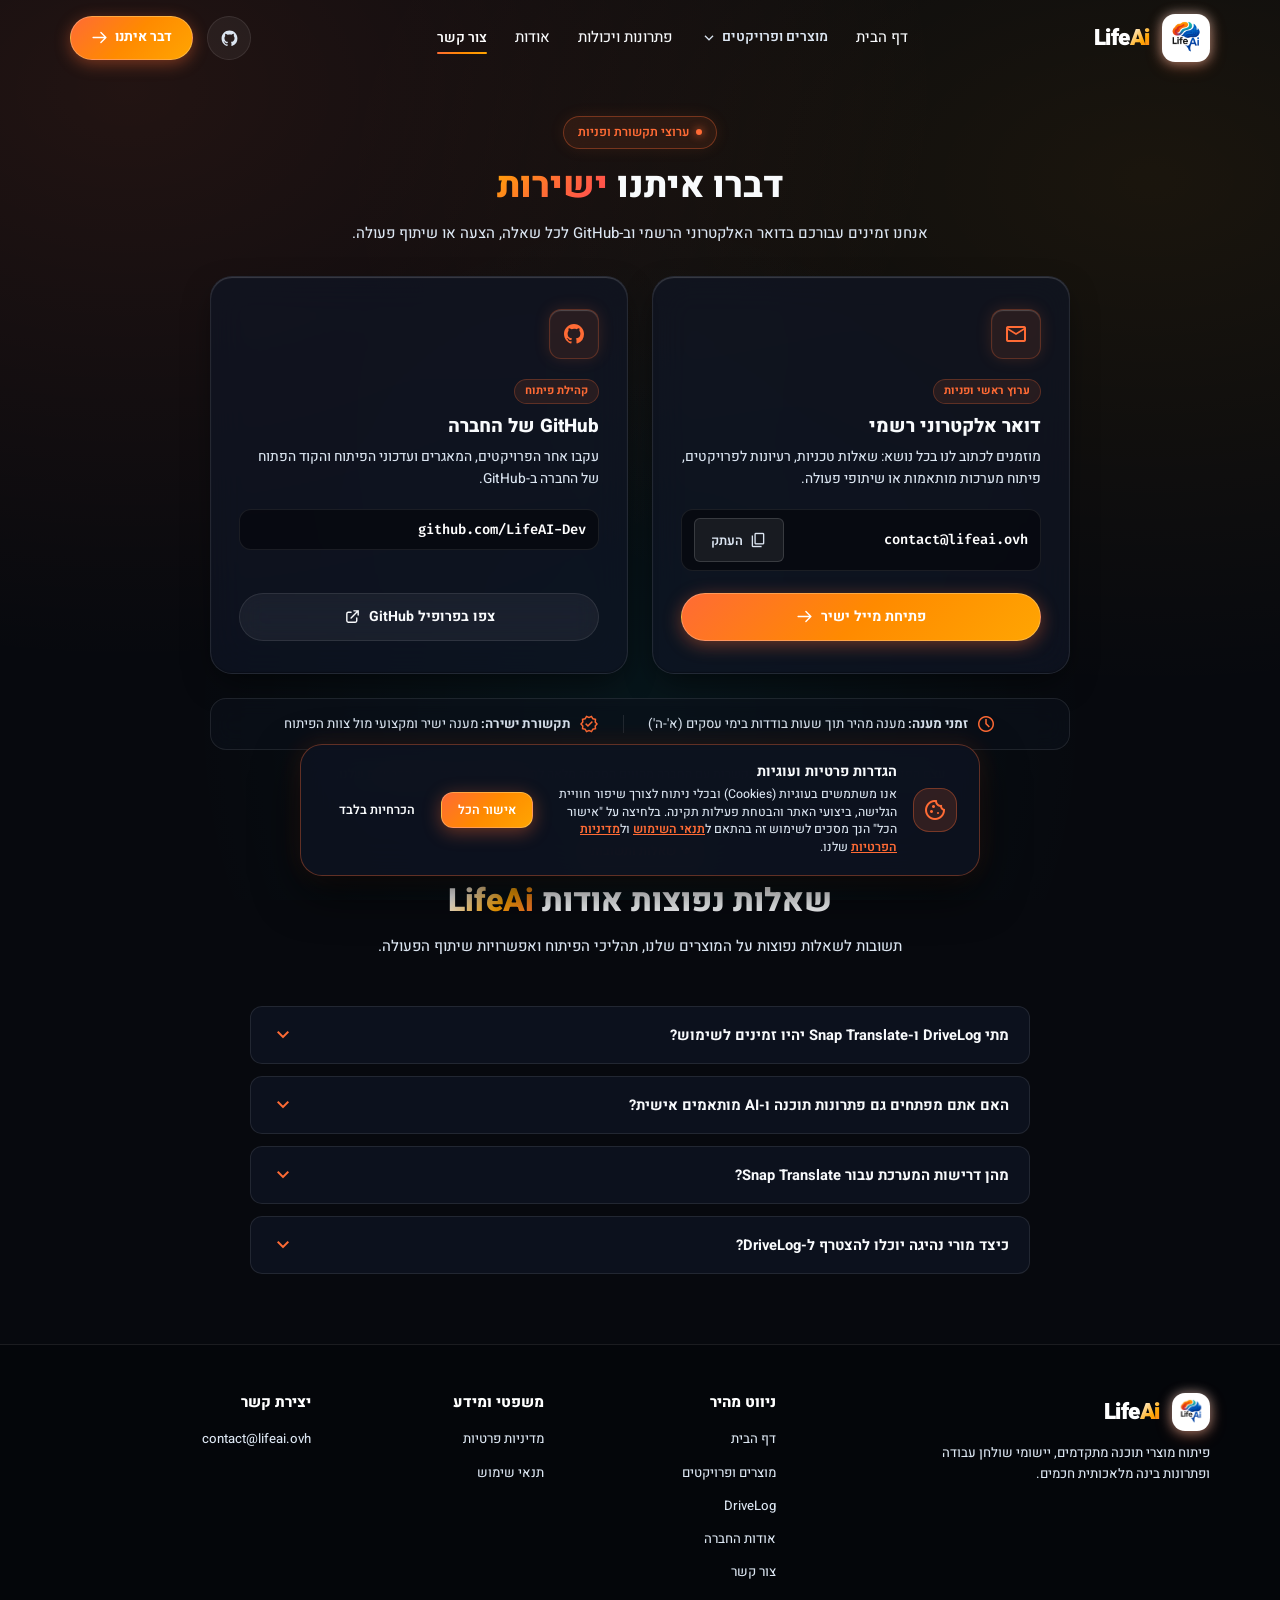
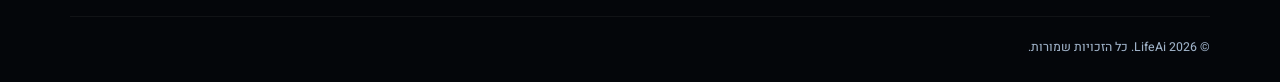
<file: contact.html>
<!DOCTYPE html>
<html lang="he" dir="rtl">

<head>
  <meta charset="UTF-8">
  <meta name="viewport" content="width=device-width, initial-scale=1.0">

  <!-- Google Tag Manager -->
  <script>(function (w, d, s, l, i) {
      w[l] = w[l] || []; w[l].push({
        'gtm.start':
          new Date().getTime(), event: 'gtm.js'
      }); var f = d.getElementsByTagName(s)[0],
        j = d.createElement(s), dl = l != 'dataLayer' ? '&l=' + l : ''; j.async = true; j.src =
          'https://www.googletagmanager.com/gtm.js?id=' + i + dl; f.parentNode.insertBefore(j, f);
    })(window, document, 'script', 'dataLayer', 'GTM-T3KLLKFN');</script>
  <!-- End Google Tag Manager -->

  <title>יצירת קשר | LifeAi - דברו איתנו</title>
  <meta name="description"
    content="צרו קשר ישיר עם צוות LifeAi. נשמח לשמוע מכם, לענות על שאלות בנוגע ל-DriveLog, Snap Translate או פרויקטים מותאמים אישית.">
  <meta name="keywords"
    content="יצירת קשר LifeAi, פיתוח תוכנה, פיתוח AI, DriveLog תמיכה, Snap Translate, שיתוף פעולה טכנולוגי">
  <meta name="author" content="LifeAi">
  <meta name="robots" content="index, follow, max-image-preview:large, max-snippet:-1, max-video-preview:-1">
  <meta name="theme-color" content="#07090e">

  <!-- Open Graph -->
  <meta property="og:type" content="website">
  <meta property="og:site_name" content="LifeAi">
  <meta property="og:url" content="https://lifeai.ovh/contact">
  <meta property="og:title" content="יצירת קשר | LifeAi - דברו איתנו">
  <meta property="og:description" content="דברו איתנו ישירות במייל לכל שאלה, רעיון או שיתוף פעולה טכנולוגי.">
  <meta property="og:image" content="https://lifeai.ovh/images/logo.png">
  <meta property="og:image:width" content="512">
  <meta property="og:image:height" content="512">
  <meta property="og:image:alt" content="LifeAi Logo">
  <meta property="og:locale" content="he_IL">

  <!-- Twitter Card -->
  <meta name="twitter:card" content="summary_large_image">
  <meta name="twitter:title" content="יצירת קשר | LifeAi - דברו איתנו">
  <meta name="twitter:description" content="דברו איתנו ישירות במייל לכל שאלה, רעיון או שיתוף פעולה.">
  <meta name="twitter:image" content="https://lifeai.ovh/images/logo.png">

  <link rel="canonical" href="https://lifeai.ovh/contact">

  <!-- Structured Data -->
  <script type="application/ld+json">
  {
    "@context": "https://schema.org",
    "@graph": [
      {
        "@type": "ContactPage",
        "@id": "https://lifeai.ovh/contact#webpage",
        "name": "יצירת קשר עם LifeAi",
        "description": "ערוצי יצירת קשר ישירים עם צוות LifeAi",
        "url": "https://lifeai.ovh/contact",
        "mainEntity": {
          "@type": "Organization",
          "name": "LifeAi",
          "email": "contact@lifeai.ovh",
          "url": "https://lifeai.ovh",
          "sameAs": ["https://github.com/LifeAI-Dev"]
        }
      },
      {
        "@type": "BreadcrumbList",
        "itemListElement": [
          {
            "@type": "ListItem",
            "position": 1,
            "name": "דף הבית",
            "item": "https://lifeai.ovh/"
          },
          {
            "@type": "ListItem",
            "position": 2,
            "name": "צור קשר",
            "item": "https://lifeai.ovh/contact"
          }
        ]
      },
      {
        "@type": "FAQPage",
        "mainEntity": [
          {
            "@type": "Question",
            "name": "מתי DriveLog ו-Snap Translate יהיו זמינים לשימוש?",
            "acceptedAnswer": {
              "@type": "Answer",
              "text": "המוצרים נמצאים כעת בשלבי פיתוח ובדיקות מתקדמים. ניתן לפנות אלינו בדוא\"ל כדי להירשם לרשימת ההמתנה ולקבל גישה ראשונית לגרסאות הבטא לקראת ההשקה הרשמית."
            }
          },
          {
            "@type": "Question",
            "name": "האם אתם מפתחים גם פתרונות תוכנה ו-AI מותאמים אישית?",
            "acceptedAnswer": {
              "@type": "Answer",
              "text": "בהחלט. לצד מוצרי הדגל שלנו, אנו מפתחים אפליקציות שולחניות ייעודיות ל-Windows, מערכות ניהול חכמות (CRM/SaaS) ואוטומציות מבוססות בינה מלאכותית בהתאמה מדויקת לצורכי הלקוח."
            }
          },
          {
            "@type": "Question",
            "name": "מהן דרישות המערכת עבור Snap Translate?",
            "acceptedAnswer": {
              "@type": "Answer",
              "text": "Snap Translate מתוכננת לפעול בצורה חלקה, קלת-משקל ומהירה על גבי מערכות הפעלה Windows 10 ו-Windows 11, עם תמיכה מלאה בזיהוי ותרגום טקסט מכל שפה באמצעות ראייה ממוחשבת."
            }
          },
          {
            "@type": "Question",
            "name": "כיצד מורי נהיגה יוכלו להצטרף ל-DriveLog?",
            "acceptedAnswer": {
              "@type": "Answer",
              "text": "עם פתיחת גרסת הבטא, המערכת תהיה זמינה להרשמה מהירה. מורי נהיגה המעוניינים להשפיע על המאפיינים והפיצ'רים בגרסה הראשונה מוזמנים ליצור איתנו קשר כבר כעת לקבלת גישה מוקדמת."
            }
          }
        ]
      }
    ]
  }
  </script>

  <!-- Favicon -->
  <link rel="icon" type="image/png" href="images/logo.png">
  <link rel="apple-touch-icon" href="images/logo.png">

  <!-- Google Fonts & Material Symbols (Preconnected & Optimized) -->
  <link rel="preconnect" href="https://fonts.googleapis.com">
  <link rel="preconnect" href="https://fonts.gstatic.com" crossorigin>
  <link rel="stylesheet" href="https://fonts.googleapis.com/css2?family=Fira+Code:wght@400;500&family=Heebo:wght@400;600;700;800&family=Plus+Jakarta+Sans:wght@600;700;800&display=swap" media="print" onload="this.media='all'">
  <link rel="stylesheet" href="https://fonts.googleapis.com/css2?family=Material+Symbols+Outlined:opsz,wght,FILL,GRAD@24,400,0,0&display=swap" media="print" onload="this.media='all'">
  <noscript>
    <link rel="stylesheet" href="https://fonts.googleapis.com/css2?family=Fira+Code:wght@400;500&family=Heebo:wght@400;600;700;800&family=Plus+Jakarta+Sans:wght@600;700;800&display=swap">
    <link rel="stylesheet" href="https://fonts.googleapis.com/css2?family=Material+Symbols+Outlined:opsz,wght,FILL,GRAD@24,400,0,0&display=swap">
  </noscript>

  <link rel="stylesheet" href="style.css">
</head>

<body>

  <!-- Google Tag Manager (noscript) -->
  <noscript><iframe src="https://www.googletagmanager.com/ns.html?id=GTM-T3KLLKFN" height="0" width="0"
      style="display:none;visibility:hidden"></iframe></noscript>
  <!-- End Google Tag Manager (noscript) -->

  <div id="scroll-progress" aria-hidden="true"></div>

  <!-- Header -->
  <header class="site-header">
    <div class="container">
      <nav class="navbar" aria-label="ניווט ראשי">
        <a href="./" class="brand-logo" title="LifeAi - דף הבית">
          <div class="logo-avatar">
            <picture>
              <source type="image/avif" srcset="images/logo.avif">
              <source type="image/webp" srcset="images/logo.webp">
              <img src="images/logo.png" alt="LifeAi Logo" width="40" height="40">
            </picture>
          </div>
          <span class="brand-name" dir="ltr">Life<span class="gradient-text">Ai</span></span>
        </a>

        <ul class="nav-links" id="nav-menu">
          <li><a href="./">דף הבית</a></li>
          <li class="nav-item-dropdown">
            <a href="./#projects" class="nav-link dropdown-toggle" aria-haspopup="true" aria-expanded="false">
              <span>מוצרים ופרויקטים</span>
              <span class="material-symbols-outlined dropdown-arrow">expand_more</span>
            </a>
            <div class="nav-dropdown-menu">
              <a href="drivelog" class="dropdown-item">
                <div class="dropdown-item-icon">
                  <picture>
                    <source type="image/avif" srcset="images/DriveLog.avif">
                    <source type="image/webp" srcset="images/DriveLog.webp">
                    <img src="images/DriveLog.jpg" alt="DriveLog Logo" width="32" height="32">
                  </picture>
                </div>
                <div class="dropdown-item-text">
                  <span class="dropdown-item-title">DriveLog <span class="badge-mini-soon">בקרוב</span></span>
                  <span class="dropdown-item-desc">סוכן קולי AI וניהול יומן למורי נהיגה</span>
                </div>
              </a>
              <div class="dropdown-divider"></div>
              <a href="./#projects" class="dropdown-all-link">
                <span>לכל המוצרים והפרויקטים</span>
                <span class="material-symbols-outlined" style="font-size: 16px;">arrow_left</span>
              </a>
            </div>
          </li>
          <li><a href="./#solutions">פתרונות ויכולות</a></li>
          <li><a href="about">אודות</a></li>
          <li><a href="contact" class="nav-link active">צור קשר</a></li>
        </ul>

        <div class="nav-actions">
          <a href="https://github.com/LifeAI-Dev" target="_blank" rel="noopener noreferrer" class="nav-social-btn"
            title="GitHub - LifeAi" aria-label="GitHub Repository">
            <svg viewBox="0 0 24 24">
              <path fill-rule="evenodd" clip-rule="evenodd"
                d="M12 2C6.477 2 2 6.484 2 12.017c0 4.425 2.865 8.18 6.839 9.504.5.092.682-.217.682-.483 0-.237-.008-.868-.013-1.703-2.782.605-3.369-1.343-3.369-1.343-.454-1.158-1.11-1.466-1.11-1.466-.908-.62.069-.608.069-.608 1.003.07 1.53 1.032 1.53 1.032.892 1.53 2.341 1.088 2.91.832.092-.647.35-1.088.636-1.338-2.22-.253-4.555-1.113-4.555-4.951 0-1.093.39-1.988 1.029-2.688-.103-.253-.446-1.272.098-2.65 0 0 .84-.27 2.75 1.026A9.564 9.564 0 0112 6.844c.85.004 1.705.115 2.504.337 1.909-1.296 2.747-1.027 2.747-1.027.546 1.379.202 2.398.1 2.651.64.7 1.028 1.595 1.028 2.688 0 3.848-2.339 4.695-4.566 4.943.359.309.678.92.678 1.855 0 1.338-.012 2.419-.012 2.747 0 .268.18.58.688.482A10.019 10.019 0 0022 12.017C22 6.484 17.522 2 12 2z" />
            </svg>
          </a>
          <a href="contact" class="btn btn-talk">
            <span>דבר איתנו</span>
            <svg class="btn-icon" fill="none" viewBox="0 0 24 24" stroke="currentColor">
              <path stroke-linecap="round" stroke-linejoin="round" stroke-width="2" d="M14 5l7 7m0 0l-7 7m7-7H3" />
            </svg>
          </a>
          <button class="menu-toggle" aria-label="פתח תפריט" aria-expanded="false" aria-controls="nav-menu">
            <svg width="24" height="24" fill="none" viewBox="0 0 24 24" stroke="currentColor">
              <path stroke-linecap="round" stroke-linejoin="round" stroke-width="2" d="M4 6h16M4 12h16M4 18h16" />
            </svg>
          </button>
        </div>
      </nav>
    </div>
  </header>

  <!-- Page Content -->
  <main id="main-content">

    <!-- Hero Banner -->
    <section class="page-hero">
      <div class="container">
        <div class="section-tag warm reveal">
          <span class="dot"></span>
          <span>ערוצי תקשורת ופניות</span>
        </div>
        <h1 class="reveal stagger-1">דברו איתנו <span class="gradient-text-warm">ישירות</span></h1>
        <p class="reveal stagger-2">אנחנו זמינים עבורכם בדואר האלקטרוני הרשמי וב-GitHub לכל שאלה, הצעה או שיתוף פעולה.
        </p>
      </div>
    </section>

    <!-- 2-Channel Direct Hub -->
    <section class="container" style="margin-bottom: 50px;">
      <div class="contact-channels-grid">

        <!-- Channel 1: Primary Email Direct -->
        <div class="contact-card reveal">
          <div>
            <div class="contact-card-icon">
              <span class="material-symbols-outlined">mail</span>
            </div>
            <span class="contact-card-tag">ערוץ ראשי ופניות</span>
            <h3>דואר אלקטרוני רשמי</h3>
            <p>מוזמנים לכתוב לנו בכל נושא: שאלות טכניות, רעיונות לפרויקטים, פיתוח מערכות מותאמות או שיתופי פעולה.</p>

            <div class="contact-email-box">
              <span class="email-address">contact@lifeai.ovh</span>
              <button type="button" class="btn-copy-email" id="copy-email-btn" title="העתק כתובת אימייל"
                aria-label="העתק כתובת אימייל">
                <span class="material-symbols-outlined">content_copy</span>
                <span class="copy-text">העתק</span>
              </button>
            </div>
          </div>

          <div class="contact-card-action">
            <a href="mailto:contact@lifeai.ovh" class="btn btn-primary" style="width: 100%;">
              <span>פתיחת מייל ישיר</span>
              <svg class="btn-icon" fill="none" viewBox="0 0 24 24" stroke="currentColor">
                <path stroke-linecap="round" stroke-linejoin="round" stroke-width="2" d="M14 5l7 7m0 0l-7 7m7-7H3" />
              </svg>
            </a>
          </div>
        </div>

        <!-- Channel 2: GitHub & Open Source -->
        <div class="contact-card warm-theme reveal stagger-1">
          <div>
            <div class="contact-card-icon">
              <svg viewBox="0 0 24 24">
                <path fill-rule="evenodd" clip-rule="evenodd"
                  d="M12 2C6.477 2 2 6.484 2 12.017c0 4.425 2.865 8.18 6.839 9.504.5.092.682-.217.682-.483 0-.237-.008-.868-.013-1.703-2.782.605-3.369-1.343-3.369-1.343-.454-1.158-1.11-1.466-1.11-1.466-.908-.62.069-.608.069-.608 1.003.07 1.53 1.032 1.53 1.032.892 1.53 2.341 1.088 2.91.832.092-.647.35-1.088.636-1.338-2.22-.253-4.555-1.113-4.555-4.951 0-1.093.39-1.988 1.029-2.688-.103-.253-.446-1.272.098-2.65 0 0 .84-.27 2.75 1.026A9.564 9.564 0 0112 6.844c.85.004 1.705.115 2.504.337 1.909-1.296 2.747-1.027 2.747-1.027.546 1.379.202 2.398.1 2.651.64.7 1.028 1.595 1.028 2.688 0 3.848-2.339 4.695-4.566 4.943.359.309.678.92.678 1.855 0 1.338-.012 2.419-.012 2.747 0 .268.18.58.688.482A10.019 10.019 0 0022 12.017C22 6.484 17.522 2 12 2z" />
              </svg>
            </div>
            <span class="contact-card-tag warm">קהילת פיתוח</span>
            <h3>GitHub של החברה</h3>
            <p>עקבו אחר הפרויקטים, המאגרים ועדכוני הפיתוח והקוד הפתוח של החברה ב-GitHub.</p>

            <div class="contact-email-box">
              <span class="email-address">github.com/LifeAI-Dev</span>
            </div>
          </div>

          <div class="contact-card-action">
            <a href="https://github.com/LifeAI-Dev" target="_blank" rel="noopener noreferrer" class="btn btn-secondary"
              style="width: 100%;">
              <span>צפו בפרופיל GitHub</span>
              <svg class="btn-icon" fill="none" viewBox="0 0 24 24" stroke="currentColor">
                <path stroke-linecap="round" stroke-linejoin="round" stroke-width="2"
                  d="M10 6H6a2 2 0 00-2 2v10a2 2 0 002 2h10a2 2 0 002-2v-4M14 4h6m0 0v6m0-6L10 14" />
              </svg>
            </a>
          </div>
        </div>

      </div>

      <!-- Response Time Status Bar -->
      <div class="contact-status-bar reveal stagger-2">
        <div class="status-item">
          <span class="material-symbols-outlined status-icon">schedule</span>
          <span><strong>זמני מענה:</strong> מענה מהיר תוך שעות בודדות בימי עסקים (א'-ה')</span>
        </div>
        <div class="status-divider"></div>
        <div class="status-item">
          <span class="material-symbols-outlined status-icon">verified</span>
          <span><strong>תקשורת ישירה:</strong> מענה ישיר ומקצועי מול צוות הפיתוח</span>
        </div>
      </div>

      <!-- Legal Engagement Disclaimer -->
      <p class="reveal stagger-3"
        style="text-align: center; margin-top: 14px; font-size: 0.82rem; color: var(--text-muted);">
        עצם הפנייה, השימוש במוצרים או ההתקשרות עם החברה מהווים הסכמה מלאה ל<a href="terms"
          style="color: var(--accent-orange); text-decoration: underline;">תנאי השימוש</a> ול<a href="privacy"
          style="color: var(--accent-orange); text-decoration: underline;">מדיניות הפרטיות</a> שלנו.
      </p>
    </section>

    <!-- Toast Notification -->
    <div id="toast-notification" class="toast-notification" aria-live="polite">
      <span class="material-symbols-outlined" style="font-size: 20px; color: var(--accent-orange);">check_circle</span>
      <span>הכתובת contact@lifeai.ovh הועתקה ללוח!</span>
    </div>

    <!-- FAQ Section (Interactive Accordion) -->
    <section class="container" id="faq" style="margin-bottom: 70px;">
      <div class="section-header reveal">
        <div class="section-tag">
          <span class="dot"></span>
          <span>שאלות ותשובות</span>
        </div>
        <h2>שאלות נפוצות אודות <span class="gradient-text">LifeAi</span></h2>
        <p>תשובות לשאלות נפוצות על המוצרים שלנו, תהליכי הפיתוח ואפשרויות שיתוף הפעולה.</p>
      </div>

      <div class="faq-accordion">

        <!-- FAQ 1 -->
        <div class="faq-item reveal">
          <button class="faq-trigger" type="button" aria-expanded="false">
            <span class="faq-question-text">מתי DriveLog ו-Snap Translate יהיו זמינים לשימוש?</span>
            <span class="material-symbols-outlined faq-icon">expand_more</span>
          </button>
          <div class="faq-content">
            <p>המוצרים נמצאים כעת בשלבי פיתוח ובדיקות מתקדמים. ניתן לפנות אלינו בדוא"ל כדי להירשם לרשימת ההמתנה ולקבל
              גישה ראשונית לגרסאות הבטא לקראת ההשקה הרשמית.</p>
          </div>
        </div>

        <!-- FAQ 2 -->
        <div class="faq-item reveal stagger-1">
          <button class="faq-trigger" type="button" aria-expanded="false">
            <span class="faq-question-text">האם אתם מפתחים גם פתרונות תוכנה ו-AI מותאמים אישית?</span>
            <span class="material-symbols-outlined faq-icon">expand_more</span>
          </button>
          <div class="faq-content">
            <p>בהחלט. לצד מוצרי הדגל שלנו, אנו מפתחים אפליקציות שולחניות ייעודיות ל-Windows, מערכות ניהול חכמות
              (CRM/SaaS) ואוטומציות מבוססות בינה מלאכותית בהתאמה מדויקת לצורכי הלקוח.</p>
          </div>
        </div>

        <!-- FAQ 3 -->
        <div class="faq-item reveal stagger-2">
          <button class="faq-trigger" type="button" aria-expanded="false">
            <span class="faq-question-text">מהן דרישות המערכת עבור Snap Translate?</span>
            <span class="material-symbols-outlined faq-icon">expand_more</span>
          </button>
          <div class="faq-content">
            <p>Snap Translate מתוכננת לפעול בצורה חלקה, קלת-משקל ומהירה על גבי מערכות הפעלה Windows 10 ו-Windows 11, עם
              תמיכה מלאה בזיהוי ותרגום טקסט מכל שפה באמצעות ראייה ממוחשבת.</p>
          </div>
        </div>

        <!-- FAQ 4 -->
        <div class="faq-item reveal stagger-3">
          <button class="faq-trigger" type="button" aria-expanded="false">
            <span class="faq-question-text">כיצד מורי נהיגה יוכלו להצטרף ל-DriveLog?</span>
            <span class="material-symbols-outlined faq-icon">expand_more</span>
          </button>
          <div class="faq-content">
            <p>עם פתיחת גרסת הבטא, המערכת תהיה זמינה להרשמה מהירה. מורי נהיגה המעוניינים להשפיע על המאפיינים והפיצ'רים
              בגרסה הראשונה מוזמנים ליצור איתנו קשר כבר כעת לקבלת גישה מוקדמת.</p>
          </div>
        </div>

      </div>
    </section>

  </main>

  <!-- Footer -->
  <footer class="site-footer">
    <div class="container">
      <div class="footer-grid">
        <div class="footer-brand">
          <a href="./" class="brand-logo" title="LifeAi">
            <div class="logo-avatar" style="width: 38px; height: 38px;">
              <picture>
                <source type="image/avif" srcset="images/logo.avif">
                <source type="image/webp" srcset="images/logo.webp">
                <img src="images/logo.png" alt="LifeAi Logo" width="34" height="34" loading="lazy" decoding="async">
              </picture>
            </div>
            <span class="brand-name" dir="ltr">Life<span class="gradient-text">Ai</span></span>
          </a>
          <p>פיתוח מוצרי תוכנה מתקדמים, יישומי שולחן עבודה ופתרונות בינה מלאכותית חכמים.</p>
        </div>

        <div class="footer-column">
          <h3>ניווט מהיר</h3>
          <ul class="footer-links">
            <li><a href="./">דף הבית</a></li>
            <li><a href="./#projects">מוצרים ופרויקטים</a></li>
            <li><a href="drivelog">DriveLog</a></li>
            <li><a href="about">אודות החברה</a></li>
            <li><a href="contact">צור קשר</a></li>
          </ul>
        </div>

        <div class="footer-column">
          <h3>משפטי ומידע</h3>
          <ul class="footer-links">
            <li><a href="privacy">מדיניות פרטיות</a></li>
            <li><a href="terms">תנאי שימוש</a></li>
          </ul>
        </div>

        <div class="footer-column">
          <h3>יצירת קשר</h3>
          <ul class="footer-links">
            <li><a href="mailto:contact@lifeai.ovh">contact@lifeai.ovh</a></li>
          </ul>
        </div>
      </div>

      <div class="footer-bottom">
        <p>© 2026 LifeAi. כל הזכויות שמורות.</p>
      </div>
    </div>
  </footer>

  <script src="script.js" defer></script>
</body>

</html>
</file>
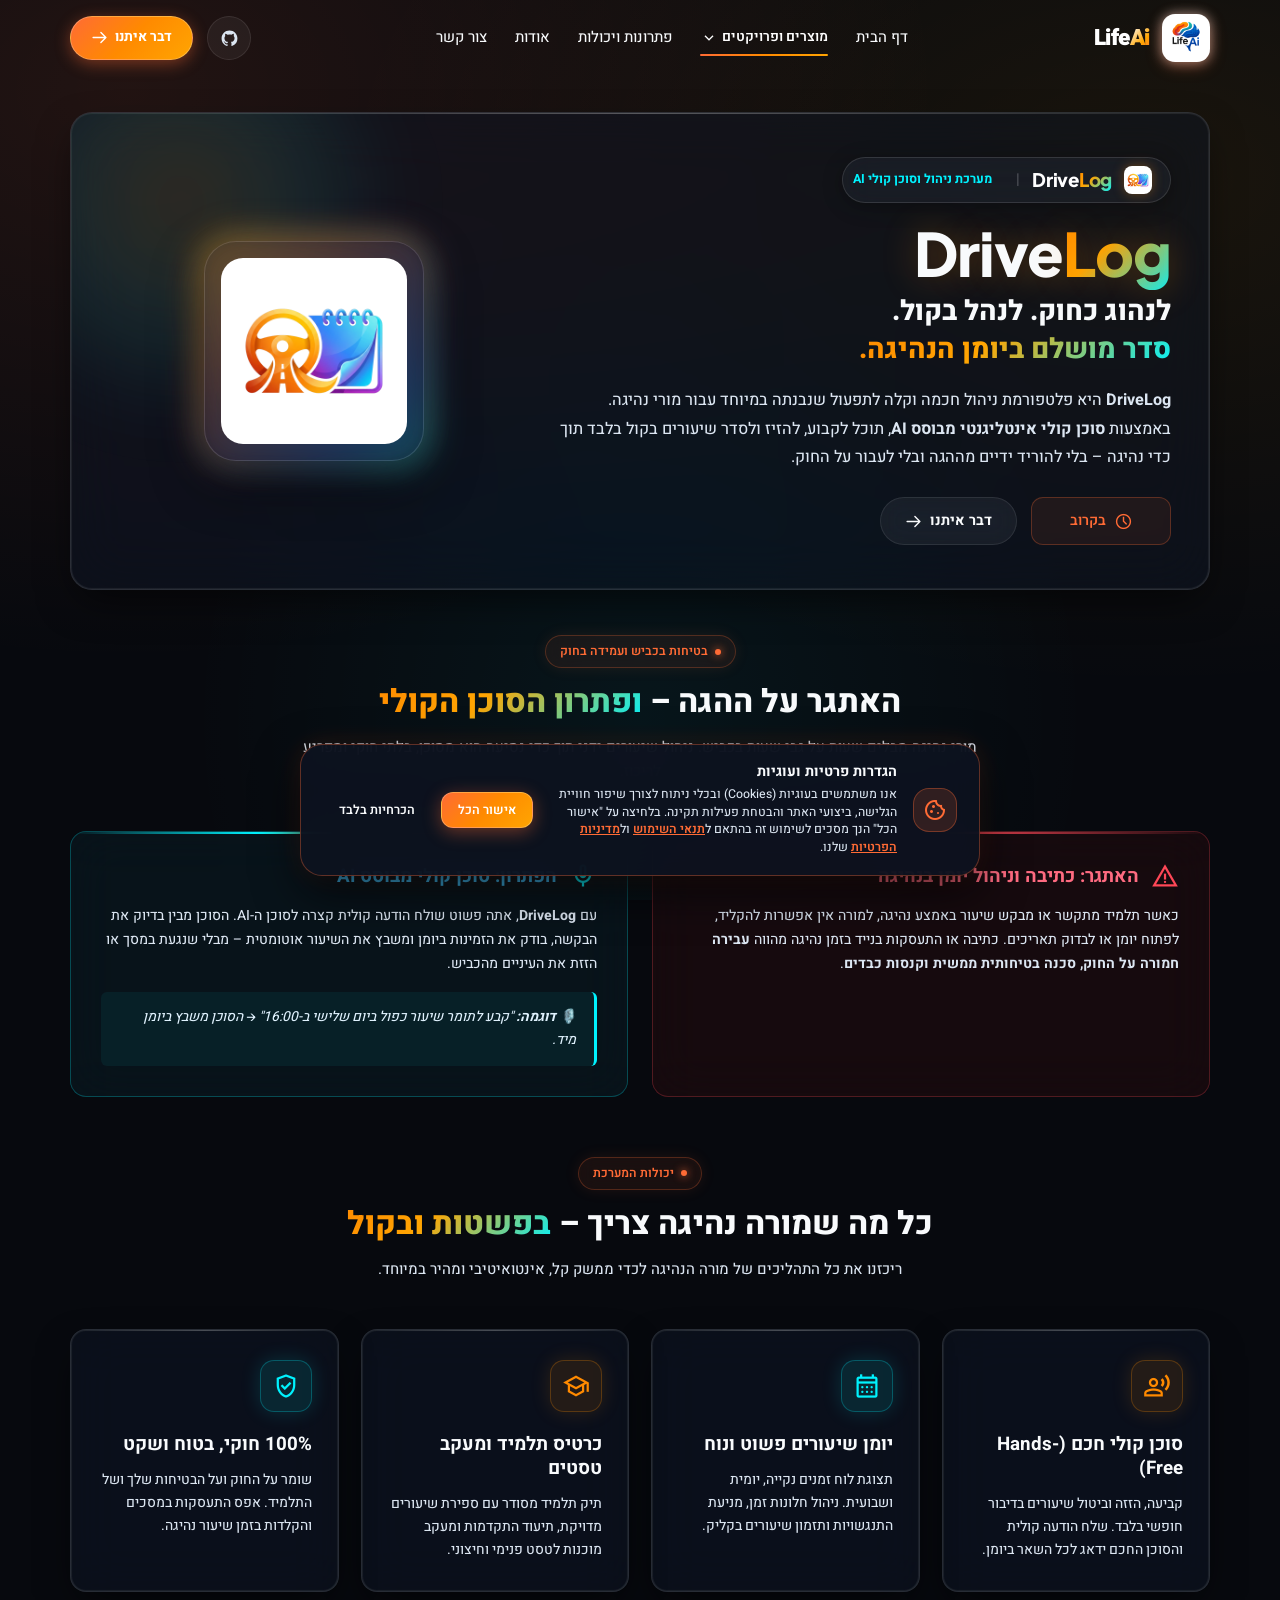
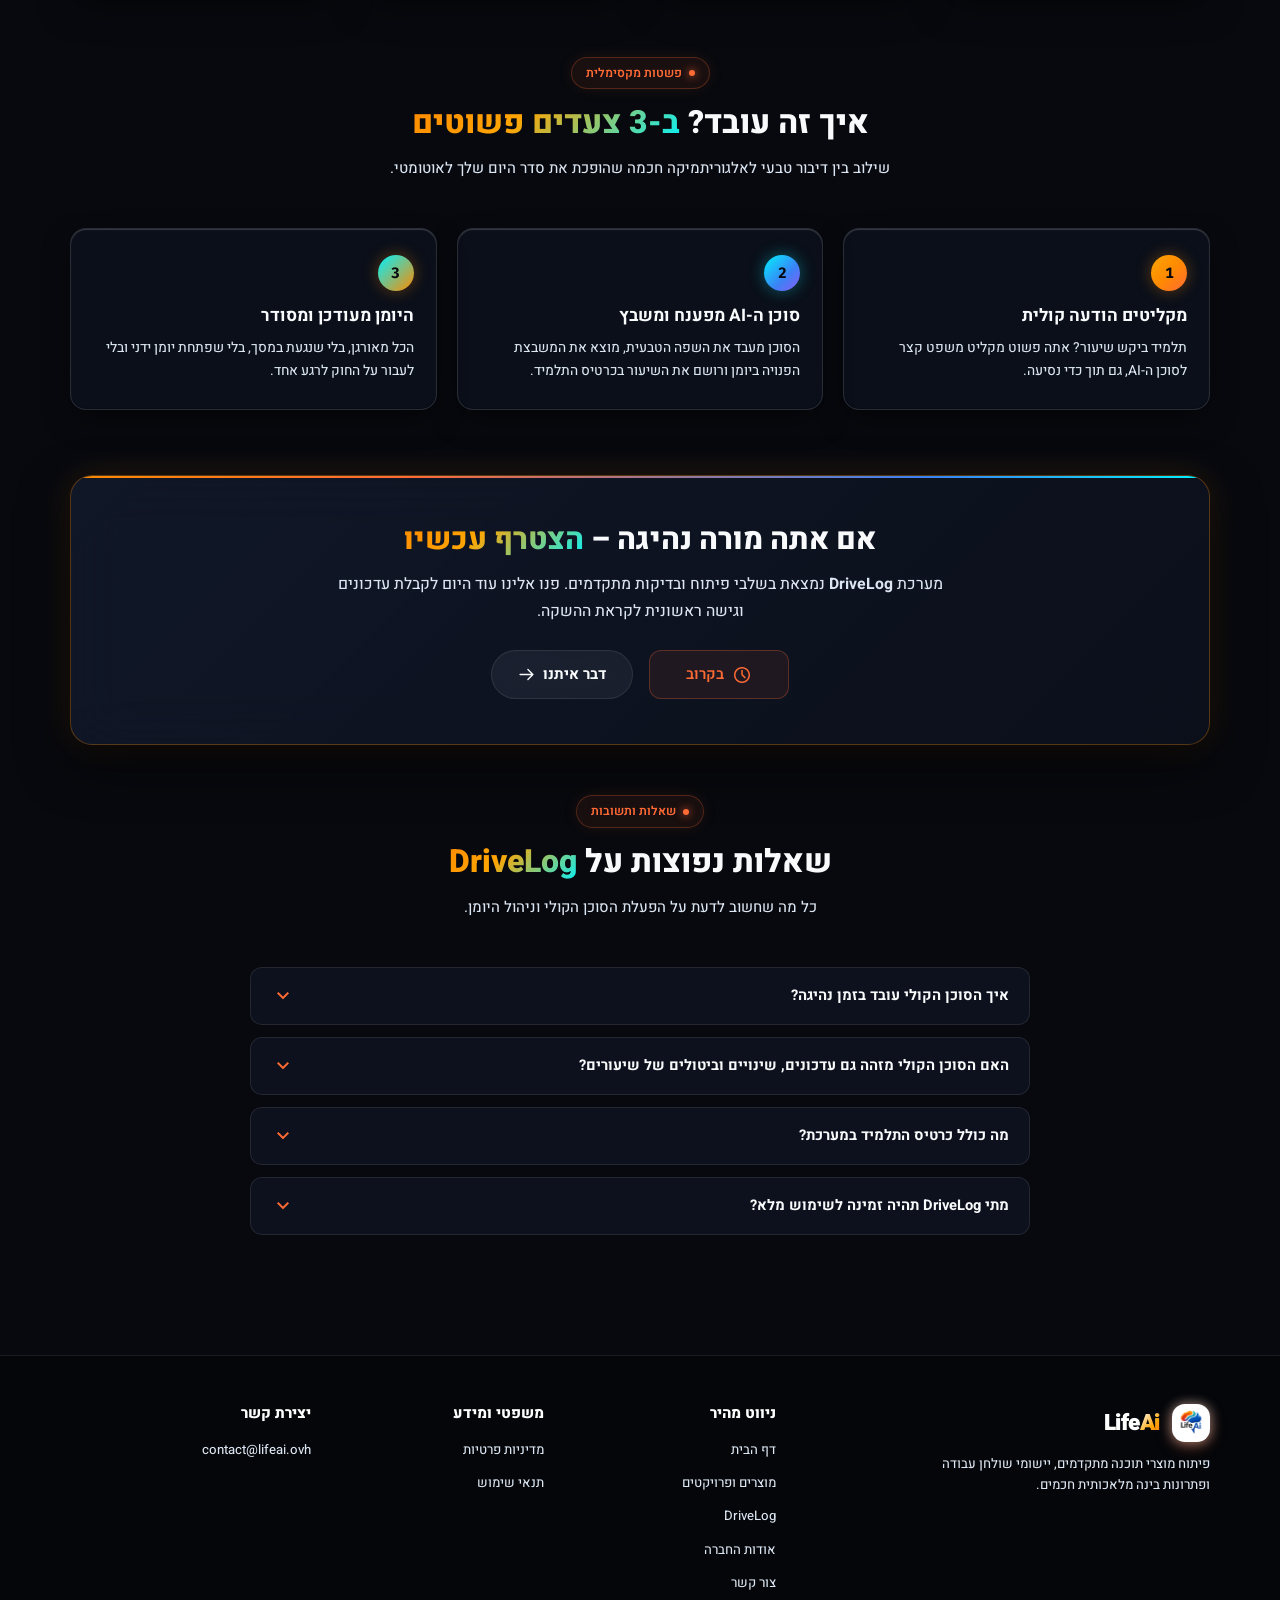
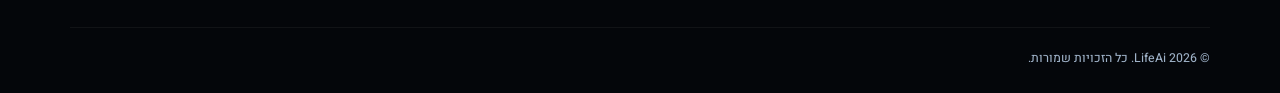
<file: drivelog.html>
<!DOCTYPE html>
<html lang="he" dir="rtl">

<head>
  <meta charset="UTF-8">
  <meta name="viewport" content="width=device-width, initial-scale=1.0">

  <!-- Google Tag Manager -->
  <script>(function (w, d, s, l, i) {
      w[l] = w[l] || []; w[l].push({
        'gtm.start':
          new Date().getTime(), event: 'gtm.js'
      }); var f = d.getElementsByTagName(s)[0],
        j = d.createElement(s), dl = l != 'dataLayer' ? '&l=' + l : ''; j.async = true; j.src =
          'https://www.googletagmanager.com/gtm.js?id=' + i + dl; f.parentNode.insertBefore(j, f);
    })(window, document, 'script', 'dataLayer', 'GTM-T3KLLKFN');</script>
  <!-- End Google Tag Manager -->

  <!-- Primary Meta Tags -->
  <title>DriveLog – מערכת ניהול חכמה וסוכן קולי AI למורי נהיגה | LifeAi</title>
  <meta name="title" content="DriveLog – מערכת ניהול חכמה וסוכן קולי AI למורי נהיגה | LifeAi">
  <meta name="description"
    content="DriveLog מבית LifeAi: מערכת ניהול חכמה ומקיפה למורי נהיגה עם סוכן קולי AI לתיאום שיעורים וניהול יומן ללא מגע יד בזמן נהיגה. לשמור על החוק, הבטיחות וסדר מושלם ביומן.">
  <meta name="keywords"
    content="DriveLog, מורי נהיגה, יומן מורי נהיגה, סוכן קולי, בינה מלאכותית, AI, כרטיס תלמיד, ניהול שיעורים, נהיגה בטוחה, LifeAi">
  <meta name="author" content="LifeAi">
  <meta name="robots" content="index, follow, max-image-preview:large, max-snippet:-1, max-video-preview:-1">
  <meta name="theme-color" content="#07090e">

  <!-- Open Graph / Facebook -->
  <meta property="og:type" content="website">
  <meta property="og:site_name" content="LifeAi">
  <meta property="og:url" content="https://lifeai.ovh/drivelog">
  <meta property="og:title" content="DriveLog – מערכת ניהול חכמה וסוכן קולי AI למורי נהיגה">
  <meta property="og:description"
    content="סוכן קולי מבוסס AI לניהול יומן ותלמידים ללא מגע יד בזמן נהיגה. לשמור על החוק ועל סדר מושלם ביומן הנהיגה.">
  <meta property="og:image" content="https://lifeai.ovh/images/DriveLog.jpg">
  <meta property="og:image:width" content="1200">
  <meta property="og:image:height" content="630">
  <meta property="og:image:alt" content="DriveLog - מערכת ניהול וסוכן קולי AI למורי נהיגה">
  <meta property="og:locale" content="he_IL">

  <!-- Twitter Card -->
  <meta name="twitter:card" content="summary_large_image">
  <meta name="twitter:title" content="DriveLog – מערכת ניהול חכמה וסוכן קולי AI למורי נהיגה">
  <meta name="twitter:description" content="סוכן קולי מבוסס AI לניהול יומן ותלמידים ללא מגע יד בזמן נהיגה.">
  <meta name="twitter:image" content="https://lifeai.ovh/images/DriveLog.jpg">

  <link rel="canonical" href="https://lifeai.ovh/drivelog">

  <!-- Structured Data (Schema.org) -->
  <script type="application/ld+json">
  {
    "@context": "https://schema.org",
    "@graph": [
      {
        "@type": "SoftwareApplication",
        "@id": "https://lifeai.ovh/drivelog#software",
        "name": "DriveLog",
        "url": "https://lifeai.ovh/drivelog",
        "operatingSystem": "Web, Windows, iOS, Android",
        "applicationCategory": "BusinessApplication",
        "applicationSubCategory": "ניהול מורי נהיגה ויומן",
        "description": "מערכת ניהול חכמה ומקיפה למורי נהיגה עם סוכן קולי AI לקביעת שיעורים ללא מגע יד בזמן נהיגה.",
        "image": "https://lifeai.ovh/images/DriveLog.jpg",
        "featureList": [
          "סוכן קולי AI לשיבוץ שיעורים בדיבור חופשי",
          "יומן שיעורי נהיגה פשוט ומהיר",
          "כרטיס תלמיד חכם ומעקב טסטים",
          "נהיגה בטוחה וחוקית ללא מגע בנייד"
        ],
        "offers": {
          "@type": "Offer",
          "price": "0",
          "priceCurrency": "ILS",
          "availability": "https://schema.org/PreOrder"
        },
        "publisher": {
          "@type": "Organization",
          "name": "LifeAi",
          "url": "https://lifeai.ovh",
          "logo": "https://lifeai.ovh/images/logo.png"
        }
      },
      {
        "@type": "BreadcrumbList",
        "itemListElement": [
          {
            "@type": "ListItem",
            "position": 1,
            "name": "דף הבית",
            "item": "https://lifeai.ovh/"
          },
          {
            "@type": "ListItem",
            "position": 2,
            "name": "מוצרים ופרויקטים",
            "item": "https://lifeai.ovh/#projects"
          },
          {
            "@type": "ListItem",
            "position": 3,
            "name": "DriveLog",
            "item": "https://lifeai.ovh/drivelog"
          }
        ]
      },
      {
        "@type": "FAQPage",
        "mainEntity": [
          {
            "@type": "Question",
            "name": "איך הסוכן הקולי עובד בזמן נהיגה?",
            "acceptedAnswer": {
              "@type": "Answer",
              "text": "בדיוק כמו שליחת הודעה קולית רגילה בדיבור חופשי: המורה מקליט משפט כגון 'קבע ליוסי שיעור מחר ב-10', ומנוע הבינה המלאכותית של DriveLog מזהה את שם התלמיד, התאריך והשעה, ומשבץ אוטומטית ביומן ללא כל צורך בהקלדה."
            }
          },
          {
            "@type": "Question",
            "name": "האם הסוכן הקולי מזהה גם עדכונים, שינויים וביטולים של שיעורים?",
            "acceptedAnswer": {
              "@type": "Answer",
              "text": "בהחלט. סוכן ה-AI של DriveLog מבין הוראות מורכבות בדיבור חופשי כגון 'הזז את השיעור של דני למחר ב-12' או 'בטל את השיעור של נועה', ומעדכן מיד ובמדויק את היומן ואת כרטיס התלמיד."
            }
          },
          {
            "@type": "Question",
            "name": "מה כולל כרטיס התלמיד במערכת?",
            "acceptedAnswer": {
              "@type": "Answer",
              "text": "כרטיס התלמיד מרכז את כל פרטי ההתקשרות, מספר השיעורים שבוצעו, היסטוריית התאריכים ורמת המוכנות של התלמיד לקראת טסט פנימי ומבחן נהיגה מעשי."
            }
          },
          {
            "@type": "Question",
            "name": "מתי DriveLog תהיה זמינה לשימוש מלא?",
            "acceptedAnswer": {
              "@type": "Answer",
              "text": "המערכת נמצאת כעת בשלבי פיתוח ובדיקות מתקדמים לקראת השקה. מורי נהיגה המעוניינים לקבל גישה מוקדמת מוזמנים לפנות אלינו בדוא\"ל דרך עמוד צור קשר."
            }
          }
        ]
      }
    ]
  }
  </script>

  <!-- Favicon -->
  <link rel="icon" type="image/png" href="images/logo.png">
  <link rel="apple-touch-icon" href="images/logo.png">

  <!-- Google Fonts & Material Symbols (Preconnected & Optimized) -->
  <link rel="preconnect" href="https://fonts.googleapis.com">
  <link rel="preconnect" href="https://fonts.gstatic.com" crossorigin>
  <link rel="stylesheet" href="https://fonts.googleapis.com/css2?family=Fira+Code:wght@400;500&family=Heebo:wght@400;600;700;800&family=Plus+Jakarta+Sans:wght@600;700;800&display=swap" media="print" onload="this.media='all'">
  <link rel="stylesheet" href="https://fonts.googleapis.com/css2?family=Material+Symbols+Outlined:opsz,wght,FILL,GRAD@24,400,0,0&display=swap" media="print" onload="this.media='all'">
  <noscript>
    <link rel="stylesheet" href="https://fonts.googleapis.com/css2?family=Fira+Code:wght@400;500&family=Heebo:wght@400;600;700;800&family=Plus+Jakarta+Sans:wght@600;700;800&display=swap">
    <link rel="stylesheet" href="https://fonts.googleapis.com/css2?family=Material+Symbols+Outlined:opsz,wght,FILL,GRAD@24,400,0,0&display=swap">
  </noscript>

  <link rel="stylesheet" href="style.css">
</head>

<body>

  <!-- Google Tag Manager (noscript) -->
  <noscript><iframe src="https://www.googletagmanager.com/ns.html?id=GTM-T3KLLKFN" height="0" width="0"
      style="display:none;visibility:hidden"></iframe></noscript>
  <!-- End Google Tag Manager (noscript) -->

  <div id="scroll-progress" aria-hidden="true"></div>

  <!-- Header -->
  <header class="site-header">
    <div class="container">
      <nav class="navbar" aria-label="ניווט ראשי">
        <a href="./" class="brand-logo" title="LifeAi - דף הבית">
          <div class="logo-avatar">
            <picture>
              <source type="image/avif" srcset="images/logo.avif">
              <source type="image/webp" srcset="images/logo.webp">
              <img src="images/logo.png" alt="LifeAi Logo" width="40" height="40">
            </picture>
          </div>
          <span class="brand-name" dir="ltr">Life<span class="gradient-text">Ai</span></span>
        </a>

        <ul class="nav-links" id="nav-menu">
          <li><a href="./">דף הבית</a></li>
          <li class="nav-item-dropdown">
            <a href="./#projects" class="nav-link dropdown-toggle active" aria-haspopup="true" aria-expanded="false">
              <span>מוצרים ופרויקטים</span>
              <span class="material-symbols-outlined dropdown-arrow">expand_more</span>
            </a>
            <div class="nav-dropdown-menu">
              <a href="drivelog" class="dropdown-item">
                <div class="dropdown-item-icon">
                  <picture>
                    <source type="image/avif" srcset="images/DriveLog.avif">
                    <source type="image/webp" srcset="images/DriveLog.webp">
                    <img src="images/DriveLog.jpg" alt="DriveLog Logo" width="32" height="32">
                  </picture>
                </div>
                <div class="dropdown-item-text">
                  <span class="dropdown-item-title">DriveLog <span class="badge-mini-soon">בקרוב</span></span>
                  <span class="dropdown-item-desc">סוכן קולי AI וניהול יומן למורי נהיגה</span>
                </div>
              </a>
              <div class="dropdown-divider"></div>
              <a href="./#projects" class="dropdown-all-link">
                <span>לכל המוצרים והפרויקטים</span>
                <span class="material-symbols-outlined" style="font-size: 16px;">arrow_left</span>
              </a>
            </div>
          </li>
          <li><a href="./#solutions">פתרונות ויכולות</a></li>
          <li><a href="about">אודות</a></li>
          <li><a href="contact">צור קשר</a></li>
        </ul>

        <div class="nav-actions">
          <a href="https://github.com/LifeAI-Dev" target="_blank" rel="noopener noreferrer" class="nav-social-btn"
            title="GitHub - LifeAi" aria-label="GitHub Repository">
            <svg viewBox="0 0 24 24">
              <path fill-rule="evenodd" clip-rule="evenodd"
                d="M12 2C6.477 2 2 6.484 2 12.017c0 4.425 2.865 8.18 6.839 9.504.5.092.682-.217.682-.483 0-.237-.008-.868-.013-1.703-2.782.605-3.369-1.343-3.369-1.343-.454-1.158-1.11-1.466-1.11-1.466-.908-.62.069-.608.069-.608 1.003.07 1.53 1.032 1.53 1.032.892 1.53 2.341 1.088 2.91.832.092-.647.35-1.088.636-1.338-2.22-.253-4.555-1.113-4.555-4.951 0-1.093.39-1.988 1.029-2.688-.103-.253-.446-1.272.098-2.65 0 0 .84-.27 2.75 1.026A9.564 9.564 0 0112 6.844c.85.004 1.705.115 2.504.337 1.909-1.296 2.747-1.027 2.747-1.027.546 1.379.202 2.398.1 2.651.64.7 1.028 1.595 1.028 2.688 0 3.848-2.339 4.695-4.566 4.943.359.309.678.92.678 1.855 0 1.338-.012 2.419-.012 2.747 0 .268.18.58.688.482A10.019 10.019 0 0022 12.017C22 6.484 17.522 2 12 2z" />
            </svg>
          </a>
          <a href="contact" class="btn btn-talk">
            <span>דבר איתנו</span>
            <svg class="btn-icon" fill="none" viewBox="0 0 24 24" stroke="currentColor">
              <path stroke-linecap="round" stroke-linejoin="round" stroke-width="2" d="M14 5l7 7m0 0l-7 7m7-7H3" />
            </svg>
          </a>
          <button class="menu-toggle" aria-label="פתח תפריט" aria-expanded="false" aria-controls="nav-menu">
            <svg width="24" height="24" fill="none" viewBox="0 0 24 24" stroke="currentColor">
              <path stroke-linecap="round" stroke-linejoin="round" stroke-width="2" d="M4 6h16M4 12h16M4 18h16" />
            </svg>
          </button>
        </div>
      </nav>
    </div>
  </header>

  <!-- Main Content -->
  <main id="main-content">

    <div class="container drivelog-page-wrapper">

      <!-- 2026 Liquid Glass Hero Section -->
      <section class="liquid-glass-hero reveal">
        <div class="liquid-hero-grid">

          <div class="liquid-hero-content">

            <!-- Prominent Brand Lockup -->
            <div class="drivelog-brand-pill">
              <picture>
                <source type="image/avif" srcset="images/DriveLog.avif">
                <source type="image/webp" srcset="images/DriveLog.webp">
                <img src="images/DriveLog.jpg" alt="DriveLog Logo" width="28" height="28">
              </picture>
              <span class="drivelog-brand-title-text" dir="ltr">Drive<span class="gradient-drivelog">Log</span></span>
              <span style="color: rgba(255,255,255,0.25);">|</span>
              <span class="badge-dot-cyan"></span>
              <span style="color: var(--drivelog-cyan); font-size: 0.84rem; font-weight: 700;">מערכת ניהול וסוכן קולי
                AI</span>
            </div>

            <!-- Big Glowing Brand Title & Slogan -->
            <h1 class="drivelog-hero-title">
              <span class="drivelog-hero-brand-name" dir="ltr">Drive<span class="gradient-drivelog">Log</span></span>
              <span class="drivelog-hero-slogan">לנהוג כחוק. לנהל בקול.<br><span class="gradient-drivelog">סדר מושלם
                  ביומן הנהיגה.</span></span>
            </h1>

            <p style="font-size: 1.08rem; line-height: 1.75; color: var(--text-secondary); margin-bottom: 26px;">
              <strong>DriveLog</strong> היא פלטפורמת ניהול חכמה וקלה לתפעול שנבנתה במיוחד עבור מורי נהיגה. באמצעות
              <strong>סוכן קולי אינטליגנטי מבוסס AI</strong>, תוכל לקבוע, להזיז ולסדר שיעורים בקול בלבד תוך כדי נהיגה –
              בלי להוריד ידיים מההגה ובלי לעבור על החוק.
            </p>

            <div class="hero-actions">
              <div class="btn-soon" aria-disabled="true" style="padding: 11px 24px; font-size: 0.95rem;">
                <span class="material-symbols-outlined" style="font-size: 19px;">schedule</span>
                <span>בקרוב</span>
              </div>
              <a href="contact" class="btn btn-secondary" style="padding: 11px 24px; font-size: 0.95rem;">
                <span>דבר איתנו</span>
                <svg class="btn-icon" fill="none" viewBox="0 0 24 24" stroke="currentColor">
                  <path stroke-linecap="round" stroke-linejoin="round" stroke-width="2" d="M14 5l7 7m0 0l-7 7m7-7H3" />
                </svg>
              </a>
            </div>
          </div>

          <!-- DriveLog Floating Glass Emblem -->
          <div class="liquid-hero-visual">
            <div class="liquid-logo-frame">
              <div class="liquid-logo-aura"></div>
              <picture>
                <source type="image/avif" srcset="images/DriveLog.avif">
                <source type="image/webp" srcset="images/DriveLog.webp">
                <img src="images/DriveLog.jpg" alt="DriveLog Logo" width="200" height="200">
              </picture>
            </div>
          </div>

        </div>
      </section>

      <!-- Section: The Road Safety Challenge & The Voice AI Solution -->
      <section style="margin-bottom: 60px;">
        <div class="section-header reveal">
          <div class="section-tag">
            <span class="dot"></span>
            <span>בטיחות בכביש ועמידה בחוק</span>
          </div>
          <h2>האתגר על ההגה – <span class="gradient-drivelog">ופתרון הסוכן הקולי</span></h2>
          <p>מורי נהיגה מבלים שעות על גבי שעות בכביש. ניהול שיעורים ידני תוך כדי נסיעה הוא מסוכן, בלתי חוקי ומפריע
            לריכוז.</p>
        </div>

        <div class="liquid-problem-solution-grid">

          <!-- Danger Card -->
          <div class="liquid-danger-card reveal">
            <div style="display: flex; align-items: center; gap: 12px; margin-bottom: 14px;">
              <span class="material-symbols-outlined" style="font-size: 28px; color: #ff4757;">warning</span>
              <h3 style="font-size: 1.25rem; font-weight: 700; color: #ff6b81; margin: 0;">האתגר: כתיבה וניהול יומן
                בנהיגה</h3>
            </div>
            <p style="color: var(--text-secondary); font-size: 0.94rem; line-height: 1.7;">
              כאשר תלמיד מתקשר או מבקש שיעור באמצע נהיגה, למורה אין אפשרות להקליד, לפתוח יומן או לבדוק תאריכים. כתיבה או
              התעסקות בנייד בזמן נהיגה מהווה <strong>עבירה חמורה על החוק, סכנה בטיחותית ממשית וקנסות כבדים</strong>.
            </p>
          </div>

          <!-- Voice AI Solution Card -->
          <div class="liquid-solution-card reveal stagger-1">
            <div style="display: flex; align-items: center; gap: 12px; margin-bottom: 14px;">
              <span class="material-symbols-outlined" style="font-size: 28px; color: var(--drivelog-cyan);">mic</span>
              <h3 style="font-size: 1.25rem; font-weight: 700; color: #38bdf8; margin: 0;">הפתרון: סוכן קולי מבוסס AI
              </h3>
            </div>
            <p style="color: var(--text-secondary); font-size: 0.94rem; line-height: 1.7;">
              עם <strong>DriveLog</strong>, אתה פשוט שולח הודעה קולית קצרה לסוכן ה-AI. הסוכן מבין בדיוק את הבקשה, בודק
              את הזמינות ביומן ומשבץ את השיעור אוטומטית – מבלי שנגעת במסך או הזזת את העיניים מהכביש.
            </p>
            <div class="liquid-voice-quote">
              🎙️ <strong>דוגמה:</strong> "קבע לתומר שיעור כפול ביום שלישי ב-16:00" → הסוכן משבץ ביומן מיד.
            </div>
          </div>

        </div>
      </section>

      <!-- Section: 4 Core Capabilities of DriveLog -->
      <section style="margin-bottom: 65px;">
        <div class="section-header reveal">
          <div class="section-tag">
            <span class="dot"></span>
            <span>יכולות המערכת</span>
          </div>
          <h2>כל מה שמורה נהיגה צריך – <span class="gradient-drivelog">בפשטות ובקול</span></h2>
          <p>ריכזנו את כל התהליכים של מורה הנהיגה לכדי ממשק קל, אינטואיטיבי ומהיר במיוחד.</p>
        </div>

        <div style="display: grid; grid-template-columns: repeat(auto-fit, minmax(260px, 1fr)); gap: 22px;">

          <!-- Card 1: Voice AI Agent -->
          <div class="liquid-glass-card reveal">
            <div class="liquid-card-icon">
              <span class="material-symbols-outlined" style="font-size: 28px;">record_voice_over</span>
            </div>
            <h3>סוכן קולי חכם (Hands-Free)</h3>
            <p>
              קביעה, הזזה וביטול שיעורים בדיבור חופשי בלבד. שלח הודעה קולית והסוכן החכם ידאג לכל השאר ביומן.
            </p>
          </div>

          <!-- Card 2: Simple & Smart Calendar -->
          <div class="liquid-glass-card reveal stagger-1">
            <div class="liquid-card-icon cyan-theme">
              <span class="material-symbols-outlined" style="font-size: 28px;">calendar_month</span>
            </div>
            <h3>יומן שיעורים פשוט ונוח</h3>
            <p>
              תצוגת לוח זמנים נקייה, יומית ושבועית. ניהול חלונות זמן, מניעת התנגשויות ותזמון שיעורים בקליק.
            </p>
          </div>

          <!-- Card 3: Student Card & Test Readiness -->
          <div class="liquid-glass-card reveal stagger-2">
            <div class="liquid-card-icon">
              <span class="material-symbols-outlined" style="font-size: 28px;">school</span>
            </div>
            <h3>כרטיס תלמיד ומעקב טסטים</h3>
            <p>
              תיק תלמיד מסודר עם ספירת שיעורים מדויקת, תיעוד התקדמות ומעקב מוכנות לטסט פנימי וחיצוני.
            </p>
          </div>

          <!-- Card 4: 100% Legal & Safe Driving -->
          <div class="liquid-glass-card reveal stagger-3">
            <div class="liquid-card-icon cyan-theme">
              <span class="material-symbols-outlined" style="font-size: 28px;">verified_user</span>
            </div>
            <h3>100% חוקי, בטוח ושקט</h3>
            <p>
              שומר על החוק ועל הבטיחות שלך ושל התלמיד. אפס התעסקות במסכים והקלדות בזמן שיעור נהיגה.
            </p>
          </div>

        </div>
      </section>

      <!-- Section: 3-Step Simple Flow -->
      <section style="margin-bottom: 65px;">
        <div class="section-header reveal">
          <div class="section-tag">
            <span class="dot"></span>
            <span>פשטות מקסימלית</span>
          </div>
          <h2>איך זה עובד? <span class="gradient-drivelog">ב-3 צעדים פשוטים</span></h2>
          <p>שילוב בין דיבור טבעי לאלגוריתמיקה חכמה שהופכת את סדר היום שלך לאוטומטי.</p>
        </div>

        <div class="liquid-steps-grid">

          <div class="liquid-step-card reveal">
            <div class="liquid-step-number">1</div>
            <h3 style="font-size: 1.15rem; font-weight: 700; color: var(--text-primary); margin-bottom: 10px;">מקליטים
              הודעה קולית</h3>
            <p style="color: var(--text-secondary); font-size: 0.92rem; line-height: 1.65; margin: 0;">
              תלמיד ביקש שיעור? אתה פשוט מקליט משפט קצר לסוכן ה-AI, גם תוך כדי נסיעה.
            </p>
          </div>

          <div class="liquid-step-card reveal stagger-1">
            <div class="liquid-step-number">2</div>
            <h3 style="font-size: 1.15rem; font-weight: 700; color: var(--text-primary); margin-bottom: 10px;">סוכן ה-AI
              מפענח ומשבץ</h3>
            <p style="color: var(--text-secondary); font-size: 0.92rem; line-height: 1.65; margin: 0;">
              הסוכן מעבד את השפה הטבעית, מוצא את המשבצת הפנויה ביומן ורושם את השיעור בכרטיס התלמיד.
            </p>
          </div>

          <div class="liquid-step-card reveal stagger-2">
            <div class="liquid-step-number">3</div>
            <h3 style="font-size: 1.15rem; font-weight: 700; color: var(--text-primary); margin-bottom: 10px;">היומן
              מעודכן ומסודר</h3>
            <p style="color: var(--text-secondary); font-size: 0.92rem; line-height: 1.65; margin: 0;">
              הכל מאורגן, בלי שנגעת במסך, בלי שפתחת יומן ידני ובלי לעבור על החוק לרגע אחד.
            </p>
          </div>

        </div>
      </section>

      <!-- Section: Call To Action -->
      <section class="liquid-cta-box reveal">
        <h2>אם אתה מורה נהיגה – <span class="gradient-drivelog">הצטרף עכשיו</span></h2>
        <p>
          מערכת <strong>DriveLog</strong> נמצאת בשלבי פיתוח ובדיקות מתקדמים. פנו אלינו עוד היום לקבלת עדכונים וגישה
          ראשונית לקראת ההשקה.
        </p>
        <div class="liquid-cta-actions">
          <div class="btn-soon" aria-disabled="true" style="padding: 11px 26px; font-size: 1rem;">
            <span class="material-symbols-outlined" style="font-size: 20px;">schedule</span>
            <span>בקרוב</span>
          </div>
          <a href="contact" class="btn btn-secondary" style="padding: 11px 26px; font-size: 1rem;">
            <span>דבר איתנו</span>
            <svg class="btn-icon" fill="none" viewBox="0 0 24 24" stroke="currentColor">
              <path stroke-linecap="round" stroke-linejoin="round" stroke-width="2" d="M14 5l7 7m0 0l-7 7m7-7H3" />
            </svg>
          </a>
        </div>
      </section>

      <!-- Section: FAQ for Driving Instructors -->
      <section id="faq" style="margin-bottom: 50px;">
        <div class="section-header reveal">
          <div class="section-tag">
            <span class="dot"></span>
            <span>שאלות ותשובות</span>
          </div>
          <h2>שאלות נפוצות על <span class="gradient-drivelog">DriveLog</span></h2>
          <p>כל מה שחשוב לדעת על הפעלת הסוכן הקולי וניהול היומן.</p>
        </div>

        <div class="faq-accordion">

          <div class="faq-item reveal">
            <button class="faq-trigger" type="button" aria-expanded="false">
              <span class="faq-question-text">איך הסוכן הקולי עובד בזמן נהיגה?</span>
              <span class="material-symbols-outlined faq-icon">expand_more</span>
            </button>
            <div class="faq-content">
              <p>בדיוק כמו שליחת הודעה קולית רגילה בדיבור חופשי: המורה מקליט משפט כגון "קבע ליוסי שיעור מחר ב-10", ומנוע
                הבינה המלאכותית של DriveLog מזהה את שם התלמיד, התאריך והשעה, ומשבץ אוטומטית ביומן ללא כל צורך בהקלדה.
              </p>
            </div>
          </div>

          <div class="faq-item reveal stagger-1">
            <button class="faq-trigger" type="button" aria-expanded="false">
              <span class="faq-question-text">האם הסוכן הקולי מזהה גם עדכונים, שינויים וביטולים של שיעורים?</span>
              <span class="material-symbols-outlined faq-icon">expand_more</span>
            </button>
            <div class="faq-content">
              <p>בהחלט. סוכן ה-AI של DriveLog מבין הוראות מורכבות בדיבור חופשי כגון "הזז את השיעור של דני למחר ב-12" או
                "בטל את השיעור של נועה", ומעדכן מיד ובמדויק את היומן ואת כרטיס התלמיד.</p>
            </div>
          </div>

          <div class="faq-item reveal stagger-2">
            <button class="faq-trigger" type="button" aria-expanded="false">
              <span class="faq-question-text">מה כולל כרטיס התלמיד במערכת?</span>
              <span class="material-symbols-outlined faq-icon">expand_more</span>
            </button>
            <div class="faq-content">
              <p>כרטיס התלמיד מרכז את כל פרטי ההתקשרות, מספר השיעורים שבוצעו, היסטוריית התאריכים ורמת המוכנות של התלמיד
                לקראת טסט פנימי ומבחן נהיגה מעשי.</p>
            </div>
          </div>

          <div class="faq-item reveal stagger-3">
            <button class="faq-trigger" type="button" aria-expanded="false">
              <span class="faq-question-text">מתי DriveLog תהיה זמינה לשימוש מלא?</span>
              <span class="material-symbols-outlined faq-icon">expand_more</span>
            </button>
            <div class="faq-content">
              <p>המערכת נמצאת כעת בשלבי פיתוח ובדיקות מתקדמים לקראת השקה. מורי נהיגה המעוניינים לקבל גישה מוקדמת מוזמנים
                לפנות אלינו בדוא"ל דרך עמוד צור קשר.</p>
            </div>
          </div>

        </div>
      </section>

    </div>

  </main>

  <!-- Footer -->
  <footer class="site-footer">
    <div class="container">
      <div class="footer-grid">
        <div class="footer-brand">
          <a href="./" class="brand-logo" title="LifeAi">
            <div class="logo-avatar" style="width: 38px; height: 38px;">
              <picture>
                <source type="image/avif" srcset="images/logo.avif">
                <source type="image/webp" srcset="images/logo.webp">
                <img src="images/logo.png" alt="LifeAi Logo" width="34" height="34" loading="lazy" decoding="async">
              </picture>
            </div>
            <span class="brand-name" dir="ltr">Life<span class="gradient-text">Ai</span></span>
          </a>
          <p>פיתוח מוצרי תוכנה מתקדמים, יישומי שולחן עבודה ופתרונות בינה מלאכותית חכמים.</p>
        </div>

        <div class="footer-column">
          <h3>ניווט מהיר</h3>
          <ul class="footer-links">
            <li><a href="./">דף הבית</a></li>
            <li><a href="./#projects">מוצרים ופרויקטים</a></li>
            <li><a href="drivelog">DriveLog</a></li>
            <li><a href="about">אודות החברה</a></li>
            <li><a href="contact">צור קשר</a></li>
          </ul>
        </div>

        <div class="footer-column">
          <h3>משפטי ומידע</h3>
          <ul class="footer-links">
            <li><a href="privacy">מדיניות פרטיות</a></li>
            <li><a href="terms">תנאי שימוש</a></li>
          </ul>
        </div>

        <div class="footer-column">
          <h3>יצירת קשר</h3>
          <ul class="footer-links">
            <li><a href="mailto:contact@lifeai.ovh">contact@lifeai.ovh</a></li>
          </ul>
        </div>
      </div>

      <div class="footer-bottom">
        <p>© 2026 LifeAi. כל הזכויות שמורות.</p>
      </div>
    </div>
  </footer>

  <script src="script.js" defer></script>
</body>

</html>
</file>
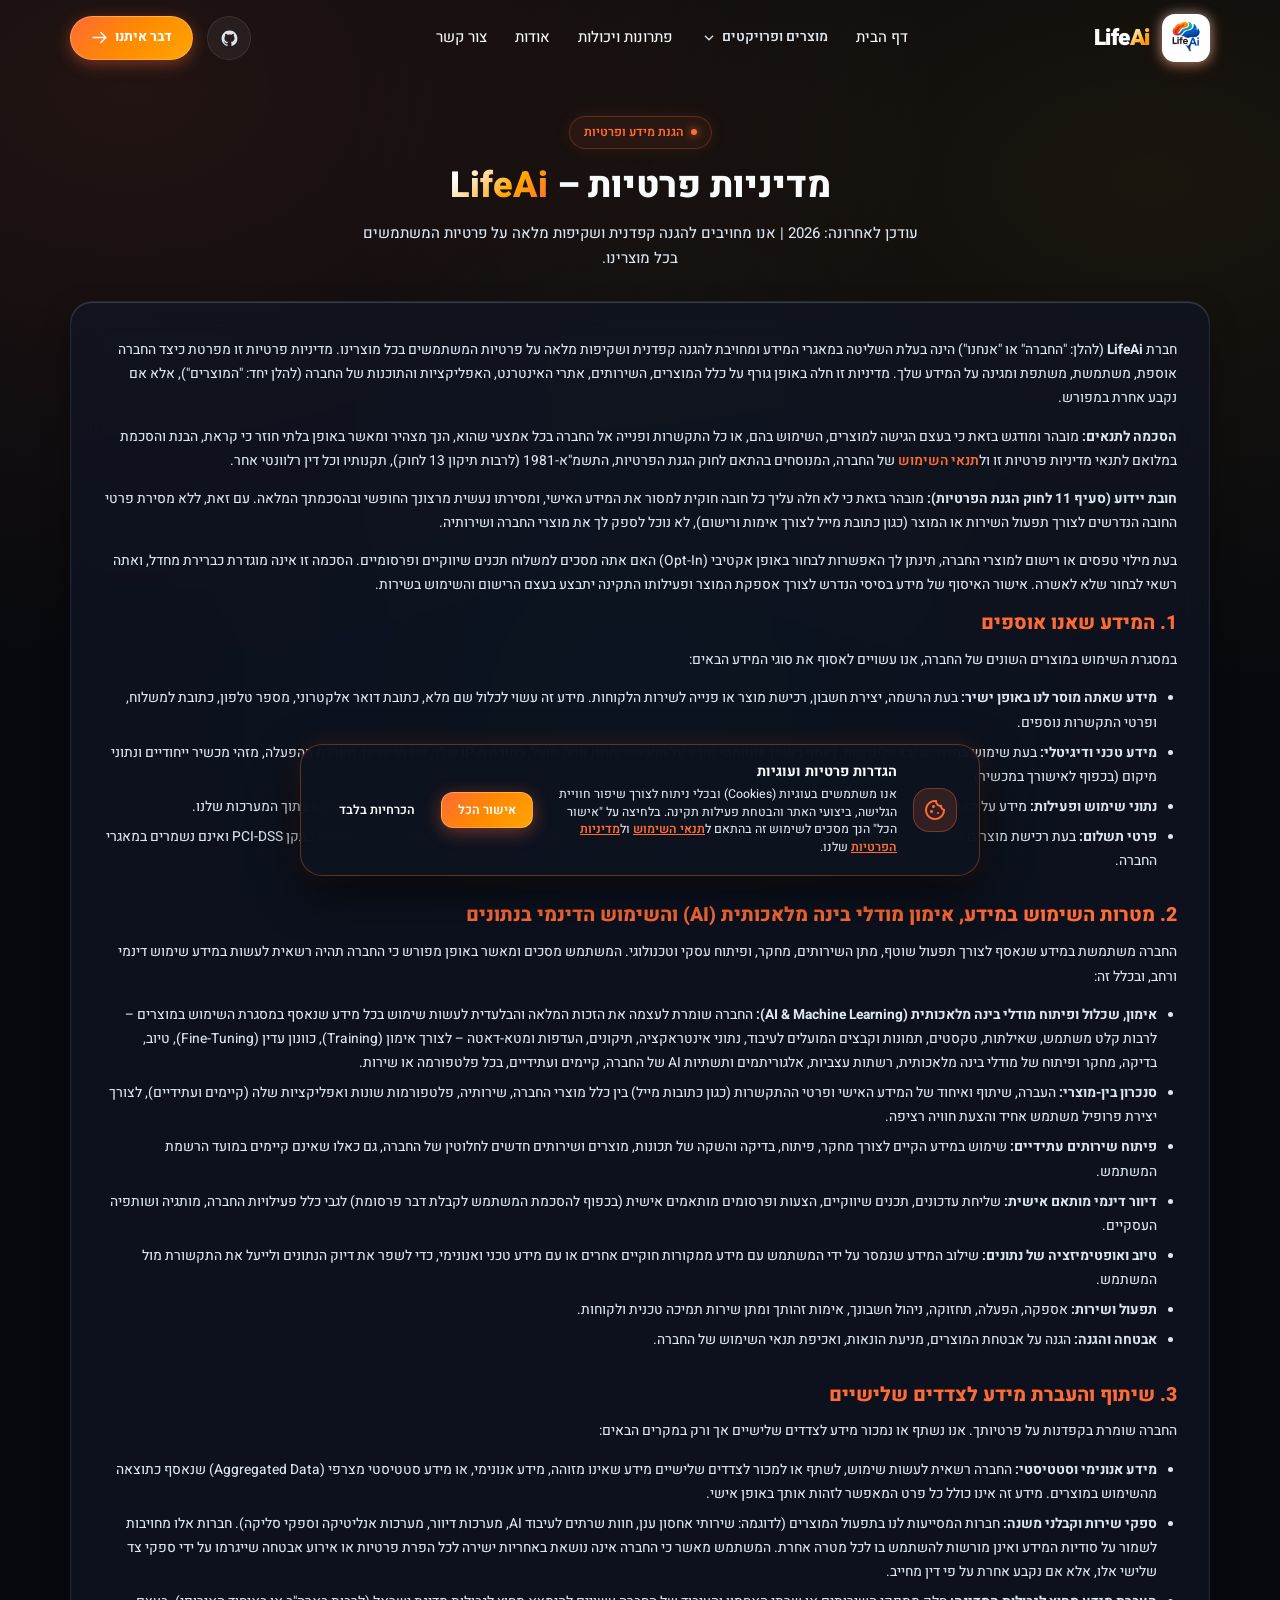
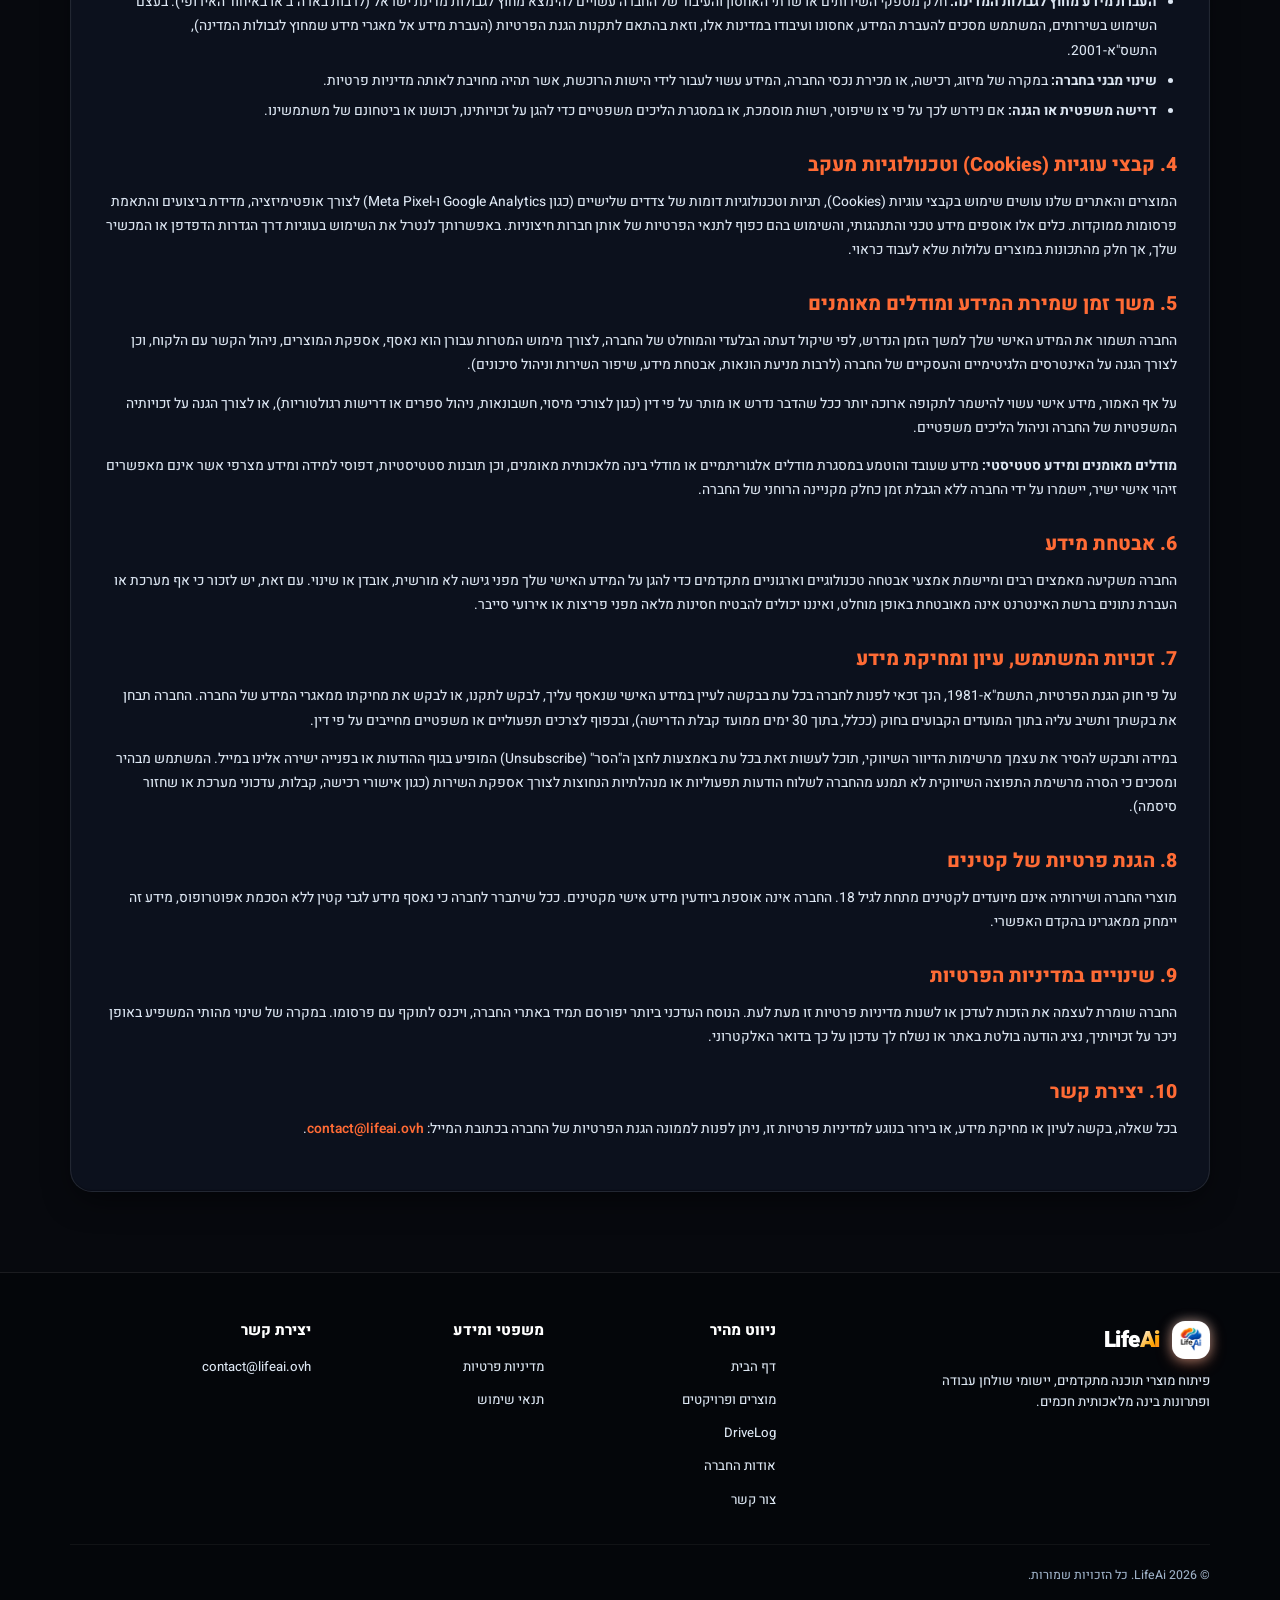
<file: privacy.html>
<!DOCTYPE html>
<html lang="he" dir="rtl">

<head>
  <meta charset="UTF-8">
  <meta name="viewport" content="width=device-width, initial-scale=1.0">

  <!-- Google Tag Manager -->
  <script>(function (w, d, s, l, i) {
      w[l] = w[l] || []; w[l].push({
        'gtm.start':
          new Date().getTime(), event: 'gtm.js'
      }); var f = d.getElementsByTagName(s)[0],
        j = d.createElement(s), dl = l != 'dataLayer' ? '&l=' + l : ''; j.async = true; j.src =
          'https://www.googletagmanager.com/gtm.js?id=' + i + dl; f.parentNode.insertBefore(j, f);
    })(window, document, 'script', 'dataLayer', 'GTM-T3KLLKFN');</script>
  <!-- End Google Tag Manager -->

  <title>מדיניות פרטיות גלובלית | LifeAi</title>
  <meta name="description"
    content="מדיניות הפרטיות הגלובלית של חברת LifeAi - פירוט מלא אודות איסוף, שימוש, שיתוף והגנה על המידע האישי שלך בכלל מוצרי ושירותי החברה.">
  <meta name="keywords" content="מדיניות פרטיות LifeAi, הגנת הפרטיות, תנאי פרטיות, אבטחת מידע">
  <meta name="author" content="LifeAi">
  <meta name="robots" content="index, follow, max-image-preview:large, max-snippet:-1, max-video-preview:-1">
  <meta name="theme-color" content="#07090e">

  <!-- Open Graph -->
  <meta property="og:type" content="website">
  <meta property="og:site_name" content="LifeAi">
  <meta property="og:url" content="https://lifeai.ovh/privacy">
  <meta property="og:title" content="מדיניות פרטיות גלובלית | LifeAi">
  <meta property="og:description" content="מדיניות הפרטיות הגלובלית של חברת LifeAi - פירוט אודות הגנת המידע במוצרינו.">
  <meta property="og:image" content="https://lifeai.ovh/images/logo.png">
  <meta property="og:image:width" content="512">
  <meta property="og:image:height" content="512">
  <meta property="og:image:alt" content="LifeAi Logo">
  <meta property="og:locale" content="he_IL">

  <!-- Twitter Card -->
  <meta name="twitter:card" content="summary_large_image">
  <meta name="twitter:title" content="מדיניות פרטיות גלובלית | LifeAi">
  <meta name="twitter:description" content="מדיניות הפרטיות הגלובלית של חברת LifeAi.">
  <meta name="twitter:image" content="https://lifeai.ovh/images/logo.png">

  <link rel="canonical" href="https://lifeai.ovh/privacy">

  <!-- Structured Data (Schema.org) -->
  <script type="application/ld+json">
  {
    "@context": "https://schema.org",
    "@graph": [
      {
        "@type": "WebPage",
        "@id": "https://lifeai.ovh/privacy#webpage",
        "name": "מדיניות פרטיות גלובלית",
        "description": "מדיניות הפרטיות הגלובלית של חברת LifeAi",
        "url": "https://lifeai.ovh/privacy"
      },
      {
        "@type": "BreadcrumbList",
        "itemListElement": [
          {
            "@type": "ListItem",
            "position": 1,
            "name": "דף הבית",
            "item": "https://lifeai.ovh/"
          },
          {
            "@type": "ListItem",
            "position": 2,
            "name": "מדיניות פרטיות",
            "item": "https://lifeai.ovh/privacy"
          }
        ]
      }
    ]
  }
  </script>

  <link rel="icon" type="image/png" href="images/logo.png">
  <link rel="apple-touch-icon" href="images/logo.png">

  <!-- Google Fonts & Material Symbols (Preconnected & Optimized) -->
  <link rel="preconnect" href="https://fonts.googleapis.com">
  <link rel="preconnect" href="https://fonts.gstatic.com" crossorigin>
  <link rel="stylesheet" href="https://fonts.googleapis.com/css2?family=Fira+Code:wght@400;500&family=Heebo:wght@400;600;700;800&family=Plus+Jakarta+Sans:wght@600;700;800&display=swap" media="print" onload="this.media='all'">
  <link rel="stylesheet" href="https://fonts.googleapis.com/css2?family=Material+Symbols+Outlined:opsz,wght,FILL,GRAD@24,400,0,0&display=swap" media="print" onload="this.media='all'">
  <noscript>
    <link rel="stylesheet" href="https://fonts.googleapis.com/css2?family=Fira+Code:wght@400;500&family=Heebo:wght@400;600;700;800&family=Plus+Jakarta+Sans:wght@600;700;800&display=swap">
    <link rel="stylesheet" href="https://fonts.googleapis.com/css2?family=Material+Symbols+Outlined:opsz,wght,FILL,GRAD@24,400,0,0&display=swap">
  </noscript>

  <link rel="stylesheet" href="style.css">
</head>

<body>

  <!-- Google Tag Manager (noscript) -->
  <noscript><iframe src="https://www.googletagmanager.com/ns.html?id=GTM-T3KLLKFN" height="0" width="0"
      style="display:none;visibility:hidden"></iframe></noscript>
  <!-- End Google Tag Manager (noscript) -->

  <div id="scroll-progress" aria-hidden="true"></div>

  <!-- Header -->
  <header class="site-header">
    <div class="container">
      <nav class="navbar" aria-label="ניווט ראשי">
        <a href="./" class="brand-logo" title="LifeAi - דף הבית">
          <div class="logo-avatar">
            <picture>
              <source type="image/avif" srcset="images/logo.avif">
              <source type="image/webp" srcset="images/logo.webp">
              <img src="images/logo.png" alt="LifeAi Logo" width="40" height="40">
            </picture>
          </div>
          <span class="brand-name" dir="ltr">Life<span class="gradient-text">Ai</span></span>
        </a>

        <ul class="nav-links" id="nav-menu">
          <li><a href="./">דף הבית</a></li>
          <li class="nav-item-dropdown">
            <a href="./#projects" class="nav-link dropdown-toggle" aria-haspopup="true" aria-expanded="false">
              <span>מוצרים ופרויקטים</span>
              <span class="material-symbols-outlined dropdown-arrow">expand_more</span>
            </a>
            <div class="nav-dropdown-menu">
              <a href="drivelog" class="dropdown-item">
                <div class="dropdown-item-icon">
                  <picture>
                    <source type="image/avif" srcset="images/DriveLog.avif">
                    <source type="image/webp" srcset="images/DriveLog.webp">
                    <img src="images/DriveLog.jpg" alt="DriveLog Logo" width="32" height="32">
                  </picture>
                </div>
                <div class="dropdown-item-text">
                  <span class="dropdown-item-title">DriveLog <span class="badge-mini-soon">בקרוב</span></span>
                  <span class="dropdown-item-desc">סוכן קולי AI וניהול יומן למורי נהיגה</span>
                </div>
              </a>
              <div class="dropdown-divider"></div>
              <a href="./#projects" class="dropdown-all-link">
                <span>לכל המוצרים והפרויקטים</span>
                <span class="material-symbols-outlined" style="font-size: 16px;">arrow_left</span>
              </a>
            </div>
          </li>
          <li><a href="./#solutions">פתרונות ויכולות</a></li>
          <li><a href="about">אודות</a></li>
          <li><a href="contact">צור קשר</a></li>
        </ul>

        <div class="nav-actions">
          <a href="https://github.com/LifeAI-Dev" target="_blank" rel="noopener noreferrer" class="nav-social-btn"
            title="GitHub - LifeAi" aria-label="GitHub Repository">
            <svg viewBox="0 0 24 24">
              <path fill-rule="evenodd" clip-rule="evenodd"
                d="M12 2C6.477 2 2 6.484 2 12.017c0 4.425 2.865 8.18 6.839 9.504.5.092.682-.217.682-.483 0-.237-.008-.868-.013-1.703-2.782.605-3.369-1.343-3.369-1.343-.454-1.158-1.11-1.466-1.11-1.466-.908-.62.069-.608.069-.608 1.003.07 1.53 1.032 1.53 1.032.892 1.53 2.341 1.088 2.91.832.092-.647.35-1.088.636-1.338-2.22-.253-4.555-1.113-4.555-4.951 0-1.093.39-1.988 1.029-2.688-.103-.253-.446-1.272.098-2.65 0 0 .84-.27 2.75 1.026A9.564 9.564 0 0112 6.844c.85.004 1.705.115 2.504.337 1.909-1.296 2.747-1.027 2.747-1.027.546 1.379.202 2.398.1 2.651.64.7 1.028 1.595 1.028 2.688 0 3.848-2.339 4.695-4.566 4.943.359.309.678.92.678 1.855 0 1.338-.012 2.419-.012 2.747 0 .268.18.58.688.482A10.019 10.019 0 0022 12.017C22 6.484 17.522 2 12 2z" />
            </svg>
          </a>
          <a href="contact" class="btn btn-talk">
            <span>דבר איתנו</span>
            <svg class="btn-icon" fill="none" viewBox="0 0 24 24" stroke="currentColor">
              <path stroke-linecap="round" stroke-linejoin="round" stroke-width="2" d="M14 5l7 7m0 0l-7 7m7-7H3" />
            </svg>
          </a>
          <button class="menu-toggle" aria-label="פתח תפריט" aria-expanded="false" aria-controls="nav-menu">
            <svg width="24" height="24" fill="none" viewBox="0 0 24 24" stroke="currentColor">
              <path stroke-linecap="round" stroke-linejoin="round" stroke-width="2" d="M4 6h16M4 12h16M4 18h16" />
            </svg>
          </button>
        </div>
      </nav>
    </div>
  </header>

  <!-- Main Content -->
  <main id="main-content">
    <section class="page-hero">
      <div class="container">
        <div class="section-tag reveal">
          <span class="dot"></span>
          <span>הגנת מידע ופרטיות</span>
        </div>
        <h1 class="reveal stagger-1">מדיניות פרטיות – <span class="gradient-text">LifeAi</span></h1>
        <p class="reveal stagger-2">עודכן לאחרונה: 2026 | אנו מחויבים להגנה קפדנית ושקיפות מלאה על פרטיות המשתמשים בכל
          מוצרינו.</p>
      </div>
    </section>

    <section class="container" style="margin-bottom: 80px;">
      <article class="legal-content reveal">

        <p>חברת <strong>LifeAi</strong> (להלן: "החברה" או "אנחנו") הינה בעלת השליטה במאגרי המידע ומחויבת להגנה קפדנית
          ושקיפות מלאה על פרטיות המשתמשים בכל מוצרינו. מדיניות פרטיות זו מפרטת כיצד החברה אוספת, משתמשת, משתפת ומגינה על
          המידע שלך. מדיניות זו חלה באופן גורף על כלל המוצרים, השירותים, אתרי האינטרנט, האפליקציות והתוכנות של החברה
          (להלן יחד: "המוצרים"), אלא אם נקבע אחרת במפורש.</p>

        <p><strong>הסכמה לתנאים:</strong> מובהר ומודגש בזאת כי בעצם הגישה למוצרים, השימוש בהם, או כל התקשרות ופנייה אל
          החברה בכל אמצעי שהוא, הנך מצהיר ומאשר באופן בלתי חוזר כי קראת, הבנת והסכמת במלואם לתנאי מדיניות פרטיות זו ול<a
            href="terms" style="color: var(--accent-orange); font-weight: 600;">תנאי השימוש</a> של החברה, המנוסחים בהתאם
          לחוק הגנת הפרטיות, התשמ"א-1981 (לרבות תיקון 13 לחוק), תקנותיו וכל דין רלוונטי אחר.</p>

        <p><strong>חובת יידוע (סעיף 11 לחוק הגנת הפרטיות):</strong> מובהר בזאת כי לא חלה עליך כל חובה חוקית למסור את
          המידע האישי, ומסירתו נעשית מרצונך החופשי ובהסכמתך המלאה. עם זאת, ללא מסירת פרטי החובה הנדרשים לצורך תפעול
          השירות או המוצר (כגון כתובת מייל לצורך אימות ורישום), לא נוכל לספק לך את מוצרי החברה ושירותיה.</p>

        <p>בעת מילוי טפסים או רישום למוצרי החברה, תינתן לך האפשרות לבחור באופן אקטיבי (Opt-In) האם אתה מסכים למשלוח
          תכנים שיווקיים ופרסומיים. הסכמה זו אינה מוגדרת כברירת מחדל, ואתה רשאי לבחור שלא לאשרה. אישור האיסוף של מידע
          בסיסי הנדרש לצורך אספקת המוצר ופעילותו התקינה יתבצע בעצם הרישום והשימוש בשירות.</p>

        <h2>1. המידע שאנו אוספים</h2>
        <p>במסגרת השימוש במוצרים השונים של החברה, אנו עשויים לאסוף את סוגי המידע הבאים:</p>
        <ul>
          <li><strong>מידע שאתה מוסר לנו באופן ישיר:</strong> בעת הרשמה, יצירת חשבון, רכישת מוצר או פנייה לשירות
            הלקוחות. מידע זה עשוי לכלול שם מלא, כתובת דואר אלקטרוני, מספר טלפון, כתובת למשלוח, ופרטי התקשרות נוספים.
          </li>
          <li><strong>מידע טכני ודיגיטלי:</strong> בעת שימוש במוצרים ובאפליקציות, נאסף באופן אוטומטי מידע על המכשיר ממנו
            אתה פועל, כתובת ה-IP שלך, סוג הדפדפן, מערכת ההפעלה, מזהי מכשיר ייחודיים ונתוני מיקום (בכפוף לאישורך במכשיר).
          </li>
          <li><strong>נתוני שימוש ופעילות:</strong> מידע על האופן שבו אתה מפעיל את המוצרים שלנו, תדירות השימוש, דפוסי
            גלישה, העדפות אישיות, שאילתות והיסטוריית פעולות בתוך המערכות שלנו.</li>
          <li><strong>פרטי תשלום:</strong> בעת רכישת מוצרים או מנויים, פרטי אמצעי התשלום שלך מעובדים. פרטים אלו נסלקים
            ישירות על ידי ספקי תשלום מאובטחים ומוסמכים בתקן PCI-DSS ואינם נשמרים במאגרי החברה.</li>
        </ul>

        <h2>2. מטרות השימוש במידע, אימון מודלי בינה מלאכותית (AI) והשימוש הדינמי בנתונים</h2>
        <p>החברה משתמשת במידע שנאסף לצורך תפעול שוטף, מתן השירותים, מחקר, ופיתוח עסקי וטכנולוגי. המשתמש מסכים ומאשר
          באופן מפורש כי החברה תהיה רשאית לעשות במידע שימוש דינמי ורחב, ובכלל זה:</p>
        <ul>
          <li><strong>אימון, שכלול ופיתוח מודלי בינה מלאכותית (AI & Machine Learning):</strong> החברה שומרת לעצמה את
            הזכות המלאה והבלעדית לעשות שימוש בכל מידע שנאסף במסגרת השימוש במוצרים – לרבות קלט משתמש, שאילתות, טקסטים,
            תמונות וקבצים המועלים לעיבוד, נתוני אינטראקציה, תיקונים, העדפות ומטא-דאטה – לצורך אימון (Training), כוונון
            עדין (Fine-Tuning), טיוב, בדיקה, מחקר ופיתוח של מודלי בינה מלאכותית, רשתות עצביות, אלגוריתמים ותשתיות AI של
            החברה, קיימים ועתידיים, בכל פלטפורמה או שירות.</li>
          <li><strong>סנכרון בין-מוצרי:</strong> העברה, שיתוף ואיחוד של המידע האישי ופרטי ההתקשרות (כגון כתובות מייל)
            בין כלל מוצרי החברה, שירותיה, פלטפורמות שונות ואפליקציות שלה (קיימים ועתידיים), לצורך יצירת פרופיל משתמש
            אחיד והצעת חוויה רציפה.</li>
          <li><strong>פיתוח שירותים עתידיים:</strong> שימוש במידע הקיים לצורך מחקר, פיתוח, בדיקה והשקה של תכונות, מוצרים
            ושירותים חדשים לחלוטין של החברה, גם כאלו שאינם קיימים במועד הרשמת המשתמש.</li>
          <li><strong>דיוור דינמי מותאם אישית:</strong> שליחת עדכונים, תכנים שיווקיים, הצעות ופרסומים מותאמים אישית
            (בכפוף להסכמת המשתמש לקבלת דבר פרסומת) לגבי כלל פעילויות החברה, מותגיה ושותפיה העסקיים.</li>
          <li><strong>טיוב ואופטימיזציה של נתונים:</strong> שילוב המידע שנמסר על ידי המשתמש עם מידע ממקורות חוקיים אחרים
            או עם מידע טכני ואנונימי, כדי לשפר את דיוק הנתונים ולייעל את התקשורת מול המשתמש.</li>
          <li><strong>תפעול ושירות:</strong> אספקה, הפעלה, תחזוקה, ניהול חשבונך, אימות זהותך ומתן שירות תמיכה טכנית
            ולקוחות.</li>
          <li><strong>אבטחה והגנה:</strong> הגנה על אבטחת המוצרים, מניעת הונאות, ואכיפת תנאי השימוש של החברה.</li>
        </ul>

        <h2>3. שיתוף והעברת מידע לצדדים שלישיים</h2>
        <p>החברה שומרת בקפדנות על פרטיותך. אנו נשתף או נמכור מידע לצדדים שלישיים אך ורק במקרים הבאים:</p>
        <ul>
          <li><strong>מידע אנונימי וסטטיסטי:</strong> החברה רשאית לעשות שימוש, לשתף או למכור לצדדים שלישיים מידע שאינו
            מזוהה, מידע אנונימי, או מידע סטטיסטי מצרפי (Aggregated Data) שנאסף כתוצאה מהשימוש במוצרים. מידע זה אינו כולל
            כל פרט המאפשר לזהות אותך באופן אישי.</li>
          <li><strong>ספקי שירות וקבלני משנה:</strong> חברות המסייעות לנו בתפעול המוצרים (לדוגמה: שירותי אחסון ענן, חוות
            שרתים לעיבוד AI, מערכות דיוור, מערכות אנליטיקה וספקי סליקה). חברות אלו מחויבות לשמור על סודיות המידע ואינן
            מורשות להשתמש בו לכל מטרה אחרת. המשתמש מאשר כי החברה אינה נושאת באחריות ישירה לכל הפרת פרטיות או אירוע אבטחה
            שייגרמו על ידי ספקי צד שלישי אלו, אלא אם נקבע אחרת על פי דין מחייב.</li>
          <li><strong>העברת מידע מחוץ לגבולות המדינה:</strong> חלק מספקי השירותים או שרתי האחסון והעיבוד של החברה עשויים
            להימצא מחוץ לגבולות מדינת ישראל (לרבות בארה"ב או באיחוד האירופי). בעצם השימוש בשירותים, המשתמש מסכים להעברת
            המידע, אחסונו ועיבודו במדינות אלו, וזאת בהתאם לתקנות הגנת הפרטיות (העברת מידע אל מאגרי מידע שמחוץ לגבולות
            המדינה), התשס"א-2001.</li>
          <li><strong>שינוי מבני בחברה:</strong> במקרה של מיזוג, רכישה, או מכירת נכסי החברה, המידע עשוי לעבור לידי הישות
            הרוכשת, אשר תהיה מחויבת לאותה מדיניות פרטיות.</li>
          <li><strong>דרישה משפטית או הגנה:</strong> אם נידרש לכך על פי צו שיפוטי, רשות מוסמכת, או במסגרת הליכים משפטיים
            כדי להגן על זכויותינו, רכושנו או ביטחונם של משתמשינו.</li>
        </ul>

        <h2>4. קבצי עוגיות (Cookies) וטכנולוגיות מעקב</h2>
        <p>המוצרים והאתרים שלנו עושים שימוש בקבצי עוגיות (Cookies), תגיות וטכנולוגיות דומות של צדדים שלישיים (כגון
          Google Analytics ו-Meta Pixel) לצורך אופטימיזציה, מדידת ביצועים והתאמת פרסומות ממוקדות. כלים אלו אוספים מידע
          טכני והתנהגותי, והשימוש בהם כפוף לתנאי הפרטיות של אותן חברות חיצוניות. באפשרותך לנטרל את השימוש בעוגיות דרך
          הגדרות הדפדפן או המכשיר שלך, אך חלק מהתכונות במוצרים עלולות שלא לעבוד כראוי.</p>

        <h2>5. משך זמן שמירת המידע ומודלים מאומנים</h2>
        <p>החברה תשמור את המידע האישי שלך למשך הזמן הנדרש, לפי שיקול דעתה הבלעדי והמוחלט של החברה, לצורך מימוש המטרות
          עבורן הוא נאסף, אספקת המוצרים, ניהול הקשר עם הלקוח, וכן לצורך הגנה על האינטרסים הלגיטימיים והעסקיים של החברה
          (לרבות מניעת הונאות, אבטחת מידע, שיפור השירות וניהול סיכונים).</p>
        <p>על אף האמור, מידע אישי עשוי להישמר לתקופה ארוכה יותר ככל שהדבר נדרש או מותר על פי דין (כגון לצורכי מיסוי,
          חשבונאות, ניהול ספרים או דרישות רגולטוריות), או לצורך הגנה על זכויותיה המשפטיות של החברה וניהול הליכים
          משפטיים.</p>
        <p><strong>מודלים מאומנים ומידע סטטיסטי:</strong> מידע שעובד והוטמע במסגרת מודלים אלגוריתמיים או מודלי בינה
          מלאכותית מאומנים, וכן תובנות סטטיסטיות, דפוסי למידה ומידע מצרפי אשר אינם מאפשרים זיהוי אישי ישיר, יישמרו על
          ידי החברה ללא הגבלת זמן כחלק מקניינה הרוחני של החברה.</p>

        <h2>6. אבטחת מידע</h2>
        <p>החברה משקיעה מאמצים רבים ומיישמת אמצעי אבטחה טכנולוגיים וארגוניים מתקדמים כדי להגן על המידע האישי שלך מפני
          גישה לא מורשית, אובדן או שינוי. עם זאת, יש לזכור כי אף מערכת או העברת נתונים ברשת האינטרנט אינה מאובטחת באופן
          מוחלט, ואיננו יכולים להבטיח חסינות מלאה מפני פריצות או אירועי סייבר.</p>

        <h2>7. זכויות המשתמש, עיון ומחיקת מידע</h2>
        <p>על פי חוק הגנת הפרטיות, התשמ"א-1981, הנך זכאי לפנות לחברה בכל עת בבקשה לעיין במידע האישי שנאסף עליך, לבקש
          לתקנו, או לבקש את מחיקתו ממאגרי המידע של החברה. החברה תבחן את בקשתך ותשיב עליה בתוך המועדים הקבועים בחוק
          (ככלל, בתוך 30 ימים ממועד קבלת הדרישה), ובכפוף לצרכים תפעוליים או משפטיים מחייבים על פי דין.</p>
        <p>במידה ותבקש להסיר את עצמך מרשימות הדיוור השיווקי, תוכל לעשות זאת בכל עת באמצעות לחצן ה"הסר" (Unsubscribe)
          המופיע בגוף ההודעות או בפנייה ישירה אלינו במייל. המשתמש מבהיר ומסכים כי הסרה מרשימת התפוצה השיווקית לא תמנע
          מהחברה לשלוח הודעות תפעוליות או מנהלתיות הנחוצות לצורך אספקת השירות (כגון אישורי רכישה, קבלות, עדכוני מערכת או
          שחזור סיסמה).</p>

        <h2>8. הגנת פרטיות של קטינים</h2>
        <p>מוצרי החברה ושירותיה אינם מיועדים לקטינים מתחת לגיל 18. החברה אינה אוספת ביודעין מידע אישי מקטינים. ככל
          שיתברר לחברה כי נאסף מידע לגבי קטין ללא הסכמת אפוטרופוס, מידע זה יימחק ממאגרינו בהקדם האפשרי.</p>

        <h2>9. שינויים במדיניות הפרטיות</h2>
        <p>החברה שומרת לעצמה את הזכות לעדכן או לשנות מדיניות פרטיות זו מעת לעת. הנוסח העדכני ביותר יפורסם תמיד באתרי
          החברה, ויכנס לתוקף עם פרסומו. במקרה של שינוי מהותי המשפיע באופן ניכר על זכויותיך, נציג הודעה בולטת באתר או
          נשלח לך עדכון על כך בדואר האלקטרוני.</p>

        <h2>10. יצירת קשר</h2>
        <p>בכל שאלה, בקשה לעיון או מחיקת מידע, או בירור בנוגע למדיניות פרטיות זו, ניתן לפנות לממונה הגנת הפרטיות של
          החברה בכתובת המייל: <a href="mailto:contact@lifeai.ovh"
            style="color: var(--accent-orange); font-weight: 600;">contact@lifeai.ovh</a>.</p>

      </article>
    </section>
  </main>

  <!-- Footer -->
  <footer class="site-footer">
    <div class="container">
      <div class="footer-grid">
        <div class="footer-brand">
          <a href="./" class="brand-logo" title="LifeAi">
            <div class="logo-avatar" style="width: 38px; height: 38px;">
              <picture>
                <source type="image/avif" srcset="images/logo.avif">
                <source type="image/webp" srcset="images/logo.webp">
                <img src="images/logo.png" alt="LifeAi Logo" width="34" height="34" loading="lazy" decoding="async">
              </picture>
            </div>
            <span class="brand-name" dir="ltr">Life<span class="gradient-text">Ai</span></span>
          </a>
          <p>פיתוח מוצרי תוכנה מתקדמים, יישומי שולחן עבודה ופתרונות בינה מלאכותית חכמים.</p>
        </div>

        <div class="footer-column">
          <h3>ניווט מהיר</h3>
          <ul class="footer-links">
            <li><a href="./">דף הבית</a></li>
            <li><a href="./#projects">מוצרים ופרויקטים</a></li>
            <li><a href="drivelog">DriveLog</a></li>
            <li><a href="about">אודות החברה</a></li>
            <li><a href="contact">צור קשר</a></li>
          </ul>
        </div>

        <div class="footer-column">
          <h3>משפטי ומידע</h3>
          <ul class="footer-links">
            <li><a href="privacy">מדיניות פרטיות</a></li>
            <li><a href="terms">תנאי שימוש</a></li>
          </ul>
        </div>

        <div class="footer-column">
          <h3>יצירת קשר</h3>
          <ul class="footer-links">
            <li><a href="mailto:contact@lifeai.ovh">contact@lifeai.ovh</a></li>
          </ul>
        </div>
      </div>

      <div class="footer-bottom">
        <p>© 2026 LifeAi. כל הזכויות שמורות.</p>
      </div>
    </div>
  </footer>

  <script src="script.js" defer></script>
</body>

</html>
</file>
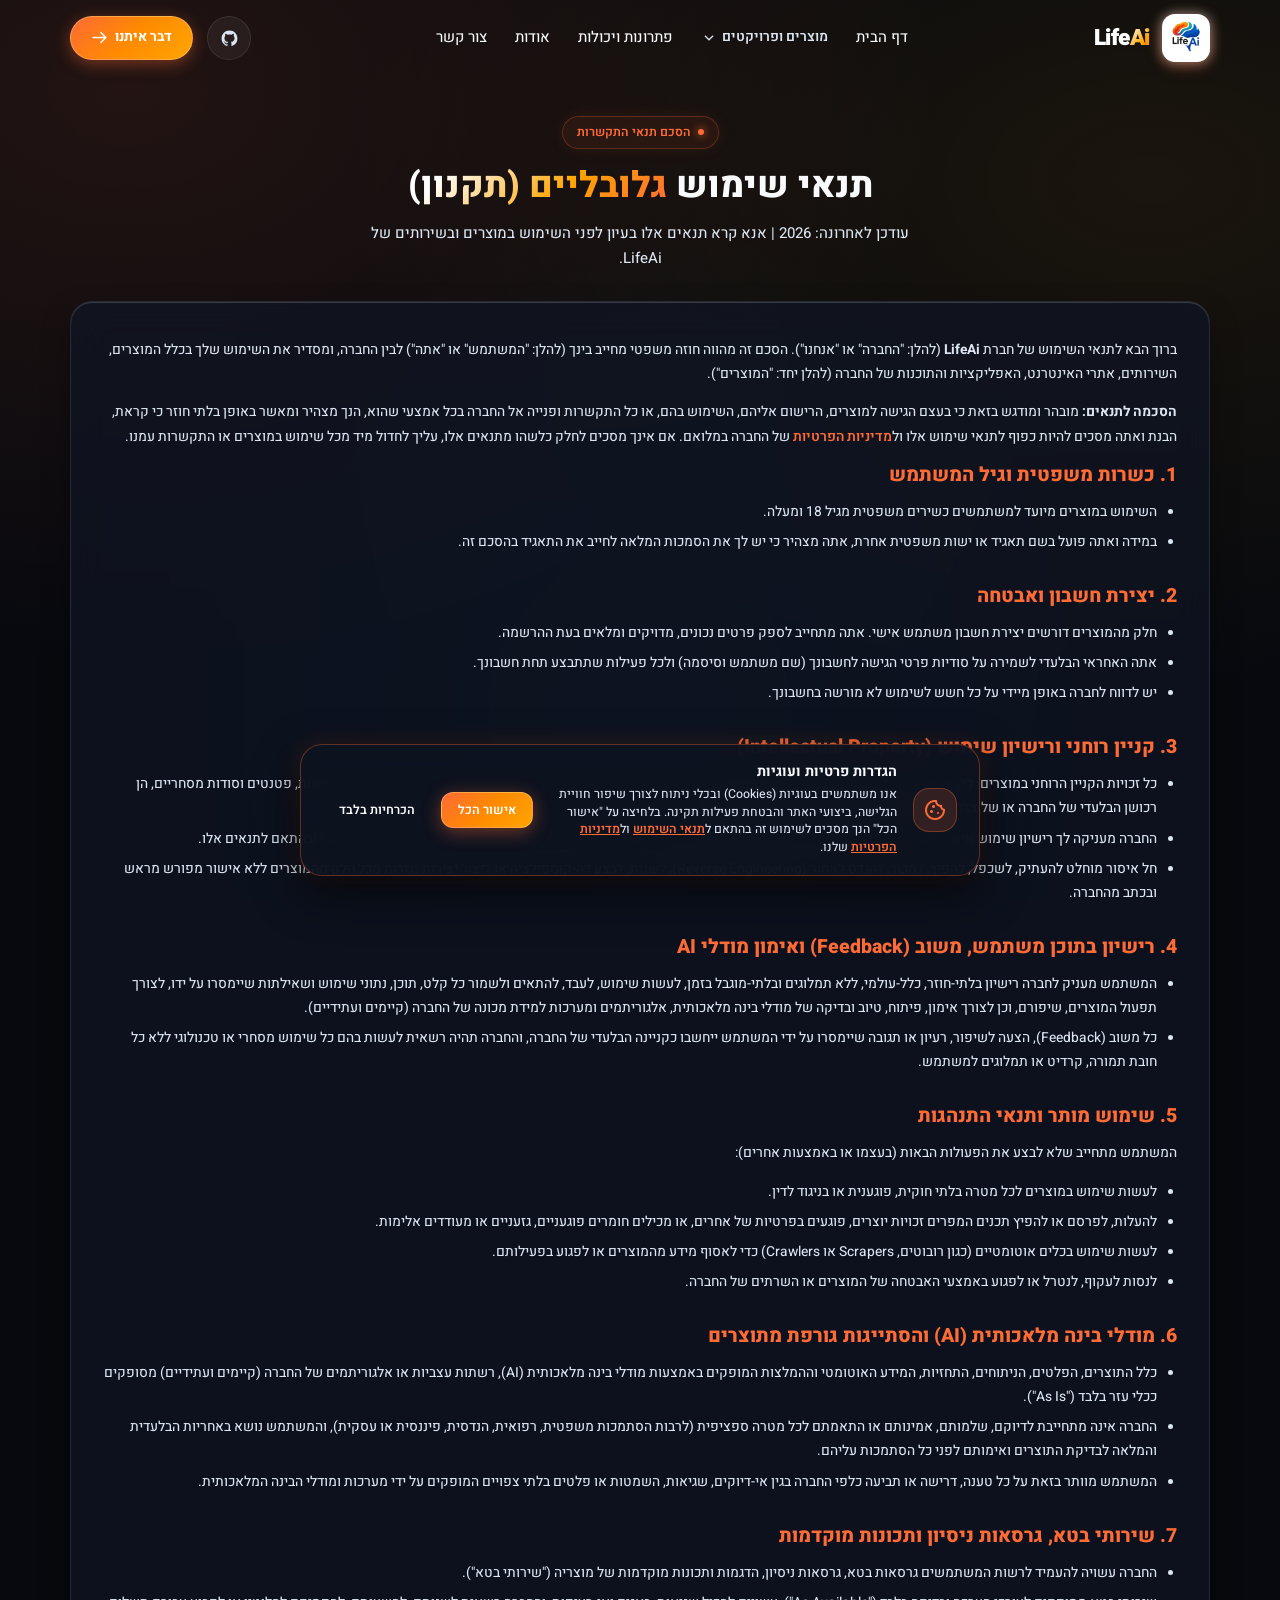
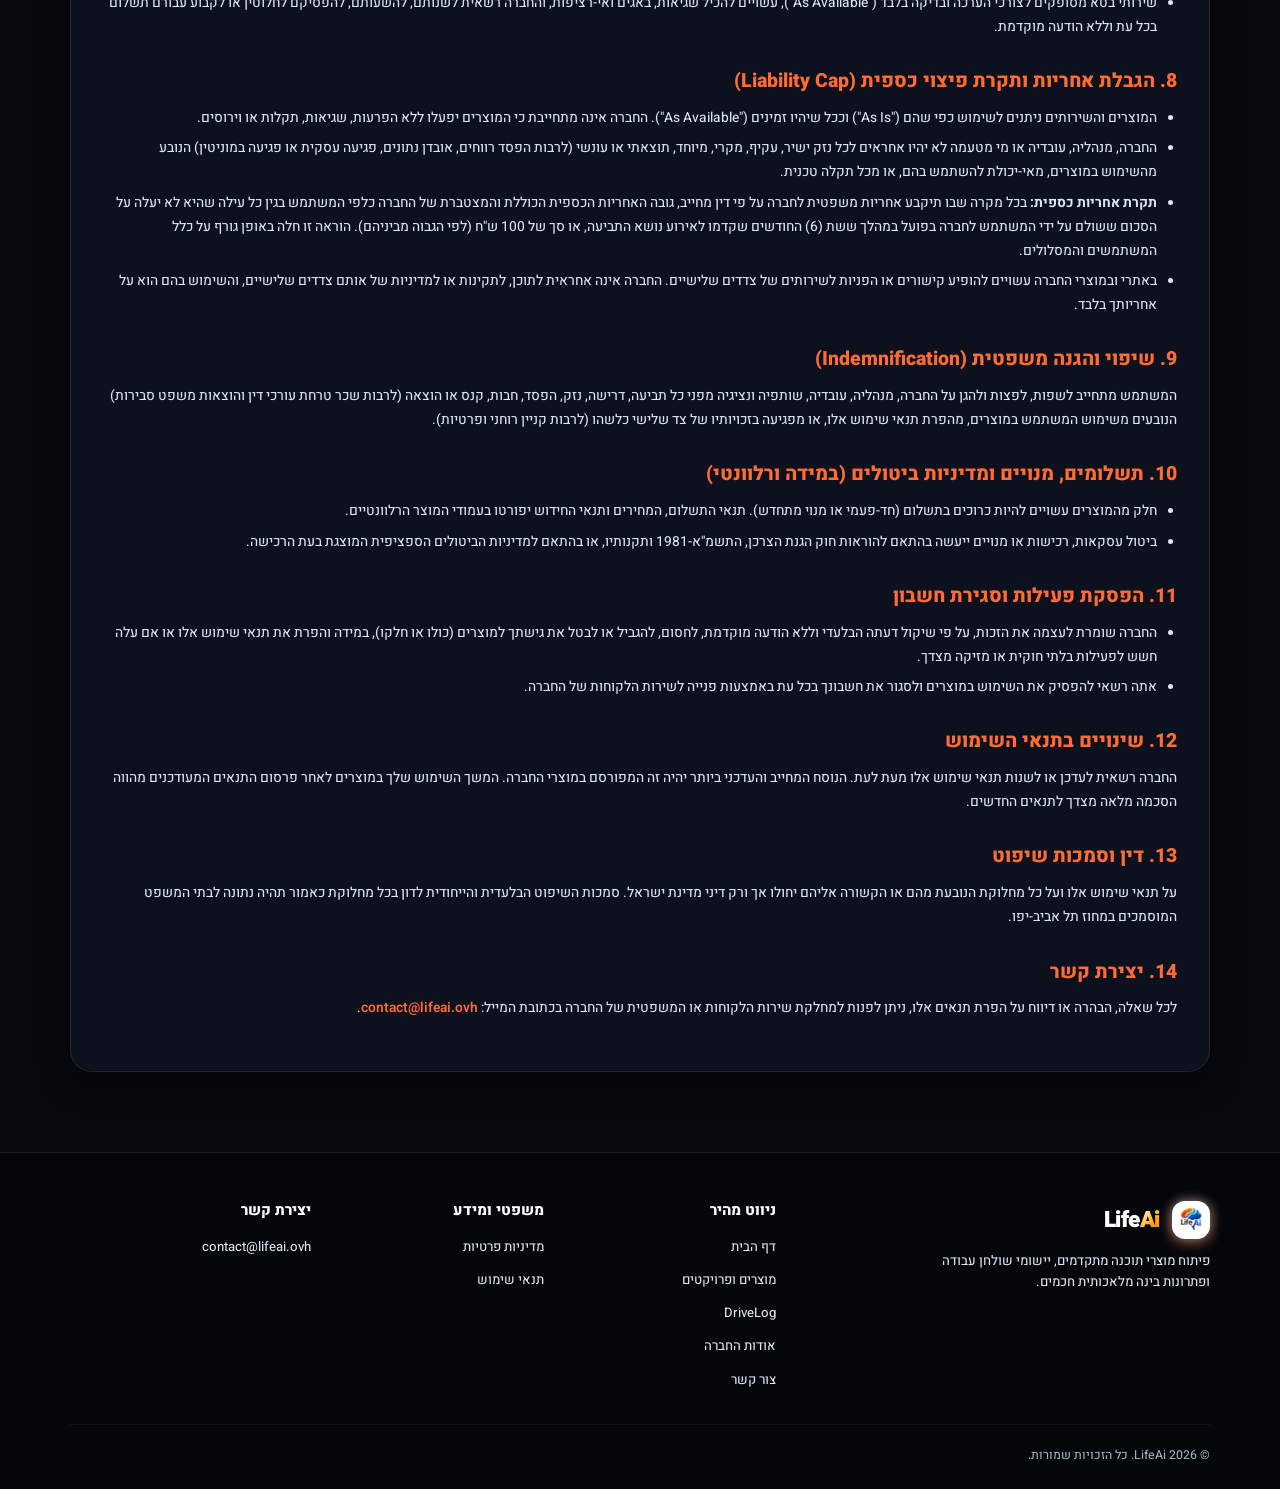
<file: terms.html>
<!DOCTYPE html>
<html lang="he" dir="rtl">

<head>
  <meta charset="UTF-8">
  <meta name="viewport" content="width=device-width, initial-scale=1.0">

  <!-- Google Tag Manager -->
  <script>(function (w, d, s, l, i) {
      w[l] = w[l] || []; w[l].push({
        'gtm.start':
          new Date().getTime(), event: 'gtm.js'
      }); var f = d.getElementsByTagName(s)[0],
        j = d.createElement(s), dl = l != 'dataLayer' ? '&l=' + l : ''; j.async = true; j.src =
          'https://www.googletagmanager.com/gtm.js?id=' + i + dl; f.parentNode.insertBefore(j, f);
    })(window, document, 'script', 'dataLayer', 'GTM-T3KLLKFN');</script>
  <!-- End Google Tag Manager -->

  <title>תנאי שימוש גלובליים | LifeAi</title>
  <meta name="description"
    content="תנאי השימוש והתקנון הגלובלי של חברת LifeAi - הסכם משפטי המסדיר את השימוש בכלל המוצרים, התוכנות, האפליקציות והשירותים של החברה.">
  <meta name="keywords" content="תנאי שימוש LifeAi, תקנון אתר, הסכם משתמש, תנאי שירות">
  <meta name="author" content="LifeAi">
  <meta name="robots" content="index, follow, max-image-preview:large, max-snippet:-1, max-video-preview:-1">
  <meta name="theme-color" content="#07090e">

  <!-- Open Graph -->
  <meta property="og:type" content="website">
  <meta property="og:site_name" content="LifeAi">
  <meta property="og:url" content="https://lifeai.ovh/terms">
  <meta property="og:title" content="תנאי שימוש גלובליים | LifeAi">
  <meta property="og:description" content="תנאי השימוש והתקנון הגלובלי של חברת LifeAi.">
  <meta property="og:image" content="https://lifeai.ovh/images/logo.png">
  <meta property="og:image:width" content="512">
  <meta property="og:image:height" content="512">
  <meta property="og:image:alt" content="LifeAi Logo">
  <meta property="og:locale" content="he_IL">

  <!-- Twitter Card -->
  <meta name="twitter:card" content="summary_large_image">
  <meta name="twitter:title" content="תנאי שימוש גלובליים | LifeAi">
  <meta name="twitter:description" content="תנאי השימוש והתקנון הגלובלי של חברת LifeAi.">
  <meta name="twitter:image" content="https://lifeai.ovh/images/logo.png">

  <link rel="canonical" href="https://lifeai.ovh/terms">

  <!-- Structured Data (Schema.org) -->
  <script type="application/ld+json">
  {
    "@context": "https://schema.org",
    "@graph": [
      {
        "@type": "WebPage",
        "@id": "https://lifeai.ovh/terms#webpage",
        "name": "תנאי שימוש גלובליים",
        "description": "תנאי השימוש והתקנון של חברת LifeAi",
        "url": "https://lifeai.ovh/terms"
      },
      {
        "@type": "BreadcrumbList",
        "itemListElement": [
          {
            "@type": "ListItem",
            "position": 1,
            "name": "דף הבית",
            "item": "https://lifeai.ovh/"
          },
          {
            "@type": "ListItem",
            "position": 2,
            "name": "תנאי שימוש",
            "item": "https://lifeai.ovh/terms"
          }
        ]
      }
    ]
  }
  </script>

  <link rel="icon" type="image/png" href="images/logo.png">
  <link rel="apple-touch-icon" href="images/logo.png">

  <!-- Google Fonts & Material Symbols (Preconnected & Optimized) -->
  <link rel="preconnect" href="https://fonts.googleapis.com">
  <link rel="preconnect" href="https://fonts.gstatic.com" crossorigin>
  <link rel="stylesheet" href="https://fonts.googleapis.com/css2?family=Fira+Code:wght@400;500&family=Heebo:wght@400;600;700;800&family=Plus+Jakarta+Sans:wght@600;700;800&display=swap" media="print" onload="this.media='all'">
  <link rel="stylesheet" href="https://fonts.googleapis.com/css2?family=Material+Symbols+Outlined:opsz,wght,FILL,GRAD@24,400,0,0&display=swap" media="print" onload="this.media='all'">
  <noscript>
    <link rel="stylesheet" href="https://fonts.googleapis.com/css2?family=Fira+Code:wght@400;500&family=Heebo:wght@400;600;700;800&family=Plus+Jakarta+Sans:wght@600;700;800&display=swap">
    <link rel="stylesheet" href="https://fonts.googleapis.com/css2?family=Material+Symbols+Outlined:opsz,wght,FILL,GRAD@24,400,0,0&display=swap">
  </noscript>

  <link rel="stylesheet" href="style.css">
</head>

<body>

  <!-- Google Tag Manager (noscript) -->
  <noscript><iframe src="https://www.googletagmanager.com/ns.html?id=GTM-T3KLLKFN" height="0" width="0"
      style="display:none;visibility:hidden"></iframe></noscript>
  <!-- End Google Tag Manager (noscript) -->

  <div id="scroll-progress" aria-hidden="true"></div>

  <!-- Header -->
  <header class="site-header">
    <div class="container">
      <nav class="navbar" aria-label="ניווט ראשי">
        <a href="./" class="brand-logo" title="LifeAi - דף הבית">
          <div class="logo-avatar">
            <picture>
              <source type="image/avif" srcset="images/logo.avif">
              <source type="image/webp" srcset="images/logo.webp">
              <img src="images/logo.png" alt="LifeAi Logo" width="40" height="40">
            </picture>
          </div>
          <span class="brand-name" dir="ltr">Life<span class="gradient-text">Ai</span></span>
        </a>

        <ul class="nav-links" id="nav-menu">
          <li><a href="./">דף הבית</a></li>
          <li class="nav-item-dropdown">
            <a href="./#projects" class="nav-link dropdown-toggle" aria-haspopup="true" aria-expanded="false">
              <span>מוצרים ופרויקטים</span>
              <span class="material-symbols-outlined dropdown-arrow">expand_more</span>
            </a>
            <div class="nav-dropdown-menu">
              <a href="drivelog" class="dropdown-item">
                <div class="dropdown-item-icon">
                  <picture>
                    <source type="image/avif" srcset="images/DriveLog.avif">
                    <source type="image/webp" srcset="images/DriveLog.webp">
                    <img src="images/DriveLog.jpg" alt="DriveLog Logo" width="32" height="32">
                  </picture>
                </div>
                <div class="dropdown-item-text">
                  <span class="dropdown-item-title">DriveLog <span class="badge-mini-soon">בקרוב</span></span>
                  <span class="dropdown-item-desc">סוכן קולי AI וניהול יומן למורי נהיגה</span>
                </div>
              </a>
              <div class="dropdown-divider"></div>
              <a href="./#projects" class="dropdown-all-link">
                <span>לכל המוצרים והפרויקטים</span>
                <span class="material-symbols-outlined" style="font-size: 16px;">arrow_left</span>
              </a>
            </div>
          </li>
          <li><a href="./#solutions">פתרונות ויכולות</a></li>
          <li><a href="about">אודות</a></li>
          <li><a href="contact">צור קשר</a></li>
        </ul>

        <div class="nav-actions">
          <a href="https://github.com/LifeAI-Dev" target="_blank" rel="noopener noreferrer" class="nav-social-btn"
            title="GitHub - LifeAi" aria-label="GitHub Repository">
            <svg viewBox="0 0 24 24">
              <path fill-rule="evenodd" clip-rule="evenodd"
                d="M12 2C6.477 2 2 6.484 2 12.017c0 4.425 2.865 8.18 6.839 9.504.5.092.682-.217.682-.483 0-.237-.008-.868-.013-1.703-2.782.605-3.369-1.343-3.369-1.343-.454-1.158-1.11-1.466-1.11-1.466-.908-.62.069-.608.069-.608 1.003.07 1.53 1.032 1.53 1.032.892 1.53 2.341 1.088 2.91.832.092-.647.35-1.088.636-1.338-2.22-.253-4.555-1.113-4.555-4.951 0-1.093.39-1.988 1.029-2.688-.103-.253-.446-1.272.098-2.65 0 0 .84-.27 2.75 1.026A9.564 9.564 0 0112 6.844c.85.004 1.705.115 2.504.337 1.909-1.296 2.747-1.027 2.747-1.027.546 1.379.202 2.398.1 2.651.64.7 1.028 1.595 1.028 2.688 0 3.848-2.339 4.695-4.566 4.943.359.309.678.92.678 1.855 0 1.338-.012 2.419-.012 2.747 0 .268.18.58.688.482A10.019 10.019 0 0022 12.017C22 6.484 17.522 2 12 2z" />
            </svg>
          </a>
          <a href="contact" class="btn btn-talk">
            <span>דבר איתנו</span>
            <svg class="btn-icon" fill="none" viewBox="0 0 24 24" stroke="currentColor">
              <path stroke-linecap="round" stroke-linejoin="round" stroke-width="2" d="M14 5l7 7m0 0l-7 7m7-7H3" />
            </svg>
          </a>
          <button class="menu-toggle" aria-label="פתח תפריט" aria-expanded="false" aria-controls="nav-menu">
            <svg width="24" height="24" fill="none" viewBox="0 0 24 24" stroke="currentColor">
              <path stroke-linecap="round" stroke-linejoin="round" stroke-width="2" d="M4 6h16M4 12h16M4 18h16" />
            </svg>
          </button>
        </div>
      </nav>
    </div>
  </header>

  <!-- Main Content -->
  <main id="main-content">
    <section class="page-hero">
      <div class="container">
        <div class="section-tag reveal">
          <span class="dot"></span>
          <span>הסכם תנאי התקשרות</span>
        </div>
        <h1 class="reveal stagger-1">תנאי שימוש <span class="gradient-text">גלובליים (תקנון)</span></h1>
        <p class="reveal stagger-2">עודכן לאחרונה: 2026 | אנא קרא תנאים אלו בעיון לפני השימוש במוצרים ובשירותים של
          LifeAi.</p>
      </div>
    </section>

    <section class="container" style="margin-bottom: 80px;">
      <article class="legal-content reveal">

        <p>ברוך הבא לתנאי השימוש של חברת <strong>LifeAi</strong> (להלן: "החברה" או "אנחנו"). הסכם זה מהווה חוזה משפטי
          מחייב בינך (להלן: "המשתמש" או "אתה") לבין החברה, ומסדיר את השימוש שלך בכלל המוצרים, השירותים, אתרי האינטרנט,
          האפליקציות והתוכנות של החברה (להלן יחד: "המוצרים").</p>

        <p><strong>הסכמה לתנאים:</strong> מובהר ומודגש בזאת כי בעצם הגישה למוצרים, הרישום אליהם, השימוש בהם, או כל
          התקשרות ופנייה אל החברה בכל אמצעי שהוא, הנך מצהיר ומאשר באופן בלתי חוזר כי קראת, הבנת ואתה מסכים להיות כפוף
          לתנאי שימוש אלו ול<a href="privacy" style="color: var(--accent-orange); font-weight: 600;">מדיניות הפרטיות</a>
          של החברה במלואם. אם אינך מסכים לחלק כלשהו מתנאים אלו, עליך לחדול מיד מכל שימוש במוצרים או התקשרות עמנו.</p>

        <h2>1. כשרות משפטית וגיל המשתמש</h2>
        <ul>
          <li>השימוש במוצרים מיועד למשתמשים כשירים משפטית מגיל 18 ומעלה.</li>
          <li>במידה ואתה פועל בשם תאגיד או ישות משפטית אחרת, אתה מצהיר כי יש לך את הסמכות המלאה לחייב את התאגיד בהסכם
            זה.</li>
        </ul>

        <h2>2. יצירת חשבון ואבטחה</h2>
        <ul>
          <li>חלק מהמוצרים דורשים יצירת חשבון משתמש אישי. אתה מתחייב לספק פרטים נכונים, מדויקים ומלאים בעת ההרשמה.</li>
          <li>אתה האחראי הבלעדי לשמירה על סודיות פרטי הגישה לחשבונך (שם משתמש וסיסמה) ולכל פעילות שתתבצע תחת חשבונך.
          </li>
          <li>יש לדווח לחברה באופן מיידי על כל חשש לשימוש לא מורשה בחשבונך.</li>
        </ul>

        <h2>3. קניין רוחני ורישיון שימוש (Intellectual Property)</h2>
        <ul>
          <li>כל זכויות הקניין הרוחני במוצרים, לרבות אך לא רק: קוד מקור, תוכנה, ארכיטקטורת מערכת, עיצוב גרפי, ממשקי
            משתמש, סימני מסחר, לוגו, טקסטים, תמונות, פטנטים וסודות מסחריים, הן רכושן הבלעדי של החברה או של צדדים שלישיים
            שהעניקו לחברה רישיון שימוש בהם.</li>
          <li>החברה מעניקה לך רישיון שימוש אישי, מוגבל, הדיר (ניתן לביטול), שאינו בלעדי ושאינו ניתן להעברה, לעשות שימוש
            במוצרים אך ורק למטרה לה הם נועדו ובהתאם לתנאים אלו.</li>
          <li>חל איסור מוחלט להעתיק, לשכפל, להפיץ, למכור, להנדס לאחור (Reverse Engineering), לשנות, לבצע דה-קומפילציה או
            ליצור יצירות נגזרות מכל חלק מהמוצרים ללא אישור מפורש מראש ובכתב מהחברה.</li>
        </ul>

        <h2>4. רישיון בתוכן משתמש, משוב (Feedback) ואימון מודלי AI</h2>
        <ul>
          <li>המשתמש מעניק לחברה רישיון בלתי-חוזר, כלל-עולמי, ללא תמלוגים ובלתי-מוגבל בזמן, לעשות שימוש, לעבד, להתאים
            ולשמור כל קלט, תוכן, נתוני שימוש ושאילתות שיימסרו על ידו, לצורך תפעול המוצרים, שיפורם, וכן לצורך אימון,
            פיתוח, טיוב ובדיקה של מודלי בינה מלאכותית, אלגוריתמים ומערכות למידת מכונה של החברה (קיימים ועתידיים).</li>
          <li>כל משוב (Feedback), הצעה לשיפור, רעיון או תגובה שיימסרו על ידי המשתמש ייחשבו כקניינה הבלעדי של החברה,
            והחברה תהיה רשאית לעשות בהם כל שימוש מסחרי או טכנולוגי ללא כל חובת תמורה, קרדיט או תמלוגים למשתמש.</li>
        </ul>

        <h2>5. שימוש מותר ותנאי התנהגות</h2>
        <p>המשתמש מתחייב שלא לבצע את הפעולות הבאות (בעצמו או באמצעות אחרים):</p>
        <ul>
          <li>לעשות שימוש במוצרים לכל מטרה בלתי חוקית, פוגענית או בניגוד לדין.</li>
          <li>להעלות, לפרסם או להפיץ תכנים המפרים זכויות יוצרים, פוגעים בפרטיות של אחרים, או מכילים חומרים פוגעניים,
            גזעניים או מעודדים אלימות.</li>
          <li>לעשות שימוש בכלים אוטומטיים (כגון רובוטים, Scrapers או Crawlers) כדי לאסוף מידע מהמוצרים או לפגוע
            בפעילותם.</li>
          <li>לנסות לעקוף, לנטרל או לפגוע באמצעי האבטחה של המוצרים או השרתים של החברה.</li>
        </ul>

        <h2>6. מודלי בינה מלאכותית (AI) והסתייגות גורפת מתוצרים</h2>
        <ul>
          <li>כלל התוצרים, הפלטים, הניתוחים, התחזיות, המידע האוטומטי וההמלצות המופקים באמצעות מודלי בינה מלאכותית (AI),
            רשתות עצביות או אלגוריתמים של החברה (קיימים ועתידיים) מסופקים ככלי עזר בלבד ("As Is").</li>
          <li>החברה אינה מתחייבת לדיוקם, שלמותם, אמינותם או התאמתם לכל מטרה ספציפית (לרבות הסתמכות משפטית, רפואית,
            הנדסית, פיננסית או עסקית), והמשתמש נושא באחריות הבלעדית והמלאה לבדיקת התוצרים ואימותם לפני כל הסתמכות עליהם.
          </li>
          <li>המשתמש מוותר בזאת על כל טענה, דרישה או תביעה כלפי החברה בגין אי-דיוקים, שגיאות, השמטות או פלטים בלתי
            צפויים המופקים על ידי מערכות ומודלי הבינה המלאכותית.</li>
        </ul>

        <h2>7. שירותי בטא, גרסאות ניסיון ותכונות מוקדמות</h2>
        <ul>
          <li>החברה עשויה להעמיד לרשות המשתמשים גרסאות בטא, גרסאות ניסיון, הדגמות ותכונות מוקדמות של מוצריה ("שירותי
            בטא").</li>
          <li>שירותי בטא מסופקים לצורכי הערכה ובדיקה בלבד ("As Available"), עשויים להכיל שגיאות, באגים ואי-רציפות,
            והחברה רשאית לשנותם, להשעותם, להפסיקם לחלוטין או לקבוע עבורם תשלום בכל עת וללא הודעה מוקדמת.</li>
        </ul>

        <h2>8. הגבלת אחריות ותקרת פיצוי כספית (Liability Cap)</h2>
        <ul>
          <li>המוצרים והשירותים ניתנים לשימוש כפי שהם ("As Is") וככל שיהיו זמינים ("As Available"). החברה אינה מתחייבת
            כי המוצרים יפעלו ללא הפרעות, שגיאות, תקלות או וירוסים.</li>
          <li>החברה, מנהליה, עובדיה או מי מטעמה לא יהיו אחראים לכל נזק ישיר, עקיף, מקרי, מיוחד, תוצאתי או עונשי (לרבות
            הפסד רווחים, אובדן נתונים, פגיעה עסקית או פגיעה במוניטין) הנובע מהשימוש במוצרים, מאי-יכולת להשתמש בהם, או
            מכל תקלה טכנית.</li>
          <li><strong>תקרת אחריות כספית:</strong> בכל מקרה שבו תיקבע אחריות משפטית לחברה על פי דין מחייב, גובה האחריות
            הכספית הכוללת והמצטברת של החברה כלפי המשתמש בגין כל עילה שהיא לא יעלה על הסכום ששולם על ידי המשתמש לחברה
            בפועל במהלך ששת (6) החודשים שקדמו לאירוע נושא התביעה, או סך של 100 ש"ח (לפי הגבוה מביניהם). הוראה זו חלה
            באופן גורף על כלל המשתמשים והמסלולים.</li>
          <li>באתרי ובמוצרי החברה עשויים להופיע קישורים או הפניות לשירותים של צדדים שלישיים. החברה אינה אחראית לתוכן,
            לתקינות או למדיניות של אותם צדדים שלישיים, והשימוש בהם הוא על אחריותך בלבד.</li>
        </ul>

        <h2>9. שיפוי והגנה משפטית (Indemnification)</h2>
        <p>המשתמש מתחייב לשפות, לפצות ולהגן על החברה, מנהליה, עובדיה, שותפיה ונציגיה מפני כל תביעה, דרישה, נזק, הפסד,
          חבות, קנס או הוצאה (לרבות שכר טרחת עורכי דין והוצאות משפט סבירות) הנובעים משימוש המשתמש במוצרים, מהפרת תנאי
          שימוש אלו, או מפגיעה בזכויותיו של צד שלישי כלשהו (לרבות קניין רוחני ופרטיות).</p>

        <h2>10. תשלומים, מנויים ומדיניות ביטולים (במידה ורלוונטי)</h2>
        <ul>
          <li>חלק מהמוצרים עשויים להיות כרוכים בתשלום (חד-פעמי או מנוי מתחדש). תנאי התשלום, המחירים ותנאי החידוש יפורטו
            בעמודי המוצר הרלוונטיים.</li>
          <li>ביטול עסקאות, רכישות או מנויים ייעשה בהתאם להוראות חוק הגנת הצרכן, התשמ"א-1981 ותקנותיו, או בהתאם למדיניות
            הביטולים הספציפית המוצגת בעת הרכישה.</li>
        </ul>

        <h2>11. הפסקת פעילות וסגירת חשבון</h2>
        <ul>
          <li>החברה שומרת לעצמה את הזכות, על פי שיקול דעתה הבלעדי וללא הודעה מוקדמת, לחסום, להגביל או לבטל את גישתך
            למוצרים (כולו או חלקו), במידה והפרת את תנאי שימוש אלו או אם עלה חשש לפעילות בלתי חוקית או מזיקה מצדך.</li>
          <li>אתה רשאי להפסיק את השימוש במוצרים ולסגור את חשבונך בכל עת באמצעות פנייה לשירות הלקוחות של החברה.</li>
        </ul>

        <h2>12. שינויים בתנאי השימוש</h2>
        <p>החברה רשאית לעדכן או לשנות תנאי שימוש אלו מעת לעת. הנוסח המחייב והעדכני ביותר יהיה זה המפורסם במוצרי החברה.
          המשך השימוש שלך במוצרים לאחר פרסום התנאים המעודכנים מהווה הסכמה מלאה מצדך לתנאים החדשים.</p>

        <h2>13. דין וסמכות שיפוט</h2>
        <p>על תנאי שימוש אלו ועל כל מחלוקת הנובעת מהם או הקשורה אליהם יחולו אך ורק דיני מדינת ישראל. סמכות השיפוט
          הבלעדית והייחודית לדון בכל מחלוקת כאמור תהיה נתונה לבתי המשפט המוסמכים במחוז תל אביב-יפו.</p>

        <h2>14. יצירת קשר</h2>
        <p>לכל שאלה, הבהרה או דיווח על הפרת תנאים אלו, ניתן לפנות למחלקת שירות הלקוחות או המשפטית של החברה בכתובת המייל:
          <a href="mailto:contact@lifeai.ovh"
            style="color: var(--accent-orange); font-weight: 600;">contact@lifeai.ovh</a>.</p>

      </article>
    </section>
  </main>

  <!-- Footer -->
  <footer class="site-footer">
    <div class="container">
      <div class="footer-grid">
        <div class="footer-brand">
          <a href="./" class="brand-logo" title="LifeAi">
            <div class="logo-avatar" style="width: 38px; height: 38px;">
              <picture>
                <source type="image/avif" srcset="images/logo.avif">
                <source type="image/webp" srcset="images/logo.webp">
                <img src="images/logo.png" alt="LifeAi Logo" width="34" height="34" loading="lazy" decoding="async">
              </picture>
            </div>
            <span class="brand-name" dir="ltr">Life<span class="gradient-text">Ai</span></span>
          </a>
          <p>פיתוח מוצרי תוכנה מתקדמים, יישומי שולחן עבודה ופתרונות בינה מלאכותית חכמים.</p>
        </div>

        <div class="footer-column">
          <h3>ניווט מהיר</h3>
          <ul class="footer-links">
            <li><a href="./">דף הבית</a></li>
            <li><a href="./#projects">מוצרים ופרויקטים</a></li>
            <li><a href="drivelog">DriveLog</a></li>
            <li><a href="about">אודות החברה</a></li>
            <li><a href="contact">צור קשר</a></li>
          </ul>
        </div>

        <div class="footer-column">
          <h3>משפטי ומידע</h3>
          <ul class="footer-links">
            <li><a href="privacy">מדיניות פרטיות</a></li>
            <li><a href="terms">תנאי שימוש</a></li>
          </ul>
        </div>

        <div class="footer-column">
          <h3>יצירת קשר</h3>
          <ul class="footer-links">
            <li><a href="mailto:contact@lifeai.ovh">contact@lifeai.ovh</a></li>
          </ul>
        </div>
      </div>

      <div class="footer-bottom">
        <p>© 2026 LifeAi. כל הזכויות שמורות.</p>
      </div>
    </div>
  </footer>

  <script src="script.js" defer></script>
</body>

</html>
</file>
<file: style.css>
/* ==========================================================================
   LifeAi - Core Design System & Stylesheet
   Modern, Dark Glassmorphic, Warm Orange Theme, High-Performance CSS
   ========================================================================== */

/* ---------------------------------------------------------
   1. Design Tokens & CSS Variables (3-Layer Architecture)
   --------------------------------------------------------- */
:root {
  /* LAYER 1: PRIMITIVES (Raw Values) */
  --primitive-dark-950: #07090e;
  --primitive-dark-900: #0d121c;
  --primitive-dark-800: #141926;
  --primitive-orange-500: #ff6b35;
  --primitive-orange-400: #ff8a00;
  --primitive-amber-500: #ffa502;
  --primitive-coral-500: #ff4757;
  --primitive-cyan-400: #00f2fe;
  --primitive-blue-600: #2563eb;
  --primitive-white: #ffffff;
  --primitive-slate-50: #f8fafc;
  --primitive-slate-200: #dce6f2;
  --primitive-slate-400: #9eb1c7;

  /* LAYER 2: SEMANTIC TOKENS (Purpose Aliases & Theme) */
  --bg-primary: var(--primitive-dark-950);
  --bg-secondary: var(--primitive-dark-900);
  --bg-tertiary: var(--primitive-dark-800);
  --bg-card: rgba(16, 22, 36, 0.72);
  --bg-card-hover: rgba(24, 32, 52, 0.9);
  --bg-glass: rgba(255, 255, 255, 0.035);

  /* Brand Palette */
  --accent-orange: var(--primitive-orange-500);
  --accent-amber: var(--primitive-amber-500);
  --accent-warm: var(--primitive-orange-400);
  --accent-coral: var(--primitive-coral-500);
  --accent-cyan: var(--primitive-cyan-400);
  --accent-blue: var(--primitive-blue-600);

  --gradient-primary: linear-gradient(135deg, #ff6b35 0%, #ff8a00 50%, #ffa502 100%);
  --gradient-warm: linear-gradient(135deg, #ff4757 0%, #ff6b35 50%, #ffa502 100%);
  --gradient-logo: linear-gradient(135deg, #ff6b35 0%, #ffa502 60%, #00f2fe 100%);
  --gradient-glow: radial-gradient(circle, rgba(255, 107, 53, 0.22) 0%, rgba(255, 165, 2, 0.08) 50%, transparent 70%);

  /* High Contrast WCAG AA / AAA Text */
  --text-primary: var(--primitive-slate-50);
  --text-secondary: var(--primitive-slate-200);
  --text-muted: var(--primitive-slate-400);
  --text-inverse: var(--primitive-dark-950);

  /* Borders & Glassmorphic Highlights */
  --border-subtle: rgba(255, 255, 255, 0.09);
  --border-active: rgba(255, 107, 53, 0.5);
  --border-warm: rgba(255, 107, 53, 0.42);

  /* LAYER 3: COMPONENT TOKENS (Visual Shadows & Rim Highlights) */
  --shadow-card: 0 10px 28px -8px rgba(0, 0, 0, 0.55);
  --shadow-glass-card: 0 12px 32px -8px rgba(0, 0, 0, 0.6), inset 0 1px 1px 0 rgba(255, 255, 255, 0.18), inset 0 -1px 1px 0 rgba(0, 0, 0, 0.25);
  --shadow-glass-hover: 0 18px 44px -10px rgba(0, 0, 0, 0.75), 0 0 26px rgba(255, 107, 53, 0.25), inset 0 1px 1.5px 0 rgba(255, 255, 255, 0.3);
  --shadow-glow-orange: 0 0 26px rgba(255, 107, 53, 0.32);
  --shadow-glow-cyan: 0 0 26px rgba(0, 242, 254, 0.22);
  --shadow-elevated: 0 20px 42px -12px rgba(0, 0, 0, 0.75), inset 0 1px 1px 0 rgba(255, 255, 255, 0.2);

  /* Layout & Geometry */
  --radius-sm: 6px;
  --radius-md: 12px;
  --radius-lg: 16px;
  --radius-xl: 22px;
  --radius-full: 9999px;

  --container-max: 1180px;
  --container-padding: 20px;
  --header-height: 76px;

  /* Typography */
  --font-main: 'Heebo', 'Plus Jakarta Sans', system-ui, -apple-system, sans-serif;
  --font-mono: 'Fira Code', 'Courier New', monospace;

  /* Transitions & Animation Easing */
  --transition-fast: 0.18s cubic-bezier(0.16, 1, 0.3, 1);
  --transition-normal: 0.3s cubic-bezier(0.16, 1, 0.3, 1);
  --transition-slow: 0.5s cubic-bezier(0.16, 1, 0.3, 1);
}

/* ---------------------------------------------------------
   2. Reset & Global Styles
   --------------------------------------------------------- */
*, *::before, *::after {
  box-sizing: border-box;
  margin: 0;
  padding: 0;
}

html {
  scroll-behavior: smooth;
  scroll-padding-top: 88px;
  font-size: 15px; /* Compact & comfortable base */
  background-color: var(--bg-primary);
  color: var(--text-primary);
  font-family: var(--font-main);
  direction: rtl;
  text-align: right;
  overflow-x: hidden;
  -webkit-font-smoothing: antialiased;
  -moz-osx-font-smoothing: grayscale;
  text-rendering: optimizeLegibility;
}

body {
  min-height: 100vh;
  line-height: 1.68;
  font-weight: 450;
  background-color: var(--bg-primary);
  background-image: 
    radial-gradient(at 10% 10%, rgba(255, 107, 53, 0.11) 0px, transparent 50%),
    radial-gradient(at 90% 20%, rgba(255, 165, 2, 0.08) 0px, transparent 50%),
    radial-gradient(at 50% 80%, rgba(0, 242, 254, 0.055) 0px, transparent 50%);
  background-attachment: fixed;
  overflow-x: hidden;
  position: relative;
}

/* Custom Scrollbar */
::-webkit-scrollbar {
  width: 7px;
}
::-webkit-scrollbar-track {
  background: var(--bg-primary);
}
::-webkit-scrollbar-thumb {
  background: rgba(255, 255, 255, 0.18);
  border-radius: 4px;
}
::-webkit-scrollbar-thumb:hover {
  background: var(--accent-orange);
}

/* Selection */
::selection {
  background: rgba(255, 107, 53, 0.38);
  color: #ffffff;
}

img {
  max-width: 100%;
  height: auto;
  display: block;
}

a {
  color: inherit;
  text-decoration: none;
  transition: color var(--transition-fast);
}

button, input, textarea, select {
  font-family: inherit;
  font-size: inherit;
  color: inherit;
  border: none;
  outline: none;
  background: none;
}

/* Accessibility Focus Styles */
a:focus-visible,
button:focus-visible,
input:focus-visible,
textarea:focus-visible,
.btn:focus-visible,
.nav-link:focus-visible,
.float-btn:focus-visible {
  outline: 2px solid var(--accent-orange);
  outline-offset: 3px;
  border-radius: var(--radius-sm);
}

/* Scroll Progress Bar */
#scroll-progress {
  position: fixed;
  top: 0;
  left: 0;
  right: 0;
  height: 3px;
  background: linear-gradient(90deg, #ff4757, var(--accent-orange), var(--accent-amber));
  transform-origin: 0%;
  transform: scaleX(0);
  z-index: 9999;
  box-shadow: 0 0 10px rgba(255, 107, 53, 0.8);
  transition: transform 0.05s ease-out;
}

/* Container */
.container {
  width: 100%;
  max-width: var(--container-max);
  margin-left: auto;
  margin-right: auto;
  padding-left: var(--container-padding);
  padding-right: var(--container-padding);
}

/* ---------------------------------------------------------
   3. Typography & Badges
   --------------------------------------------------------- */
h1, h2, h3, h4, h5, h6 {
  font-weight: 800;
  line-height: 1.28;
  letter-spacing: normal; /* Clear Hebrew typography */
  color: var(--text-primary);
}

/* Negative letter spacing reserved for LTR English text and brand elements */
[dir="ltr"],
.brand-name,
.drivelog-hero-brand-name,
.drivelog-brand-title-text,
.stat-value,
.step-number,
.liquid-step-number {
  letter-spacing: -0.02em;
}

.gradient-text {
  background: linear-gradient(135deg, #ffffff 15%, #ffa502 60%, #ff6b35 100%);
  -webkit-background-clip: text;
  -webkit-text-fill-color: transparent;
  display: inline-block;
}

.gradient-text-warm {
  background: linear-gradient(135deg, #ffa502 0%, #ff6b35 50%, #ff4757 100%);
  -webkit-background-clip: text;
  -webkit-text-fill-color: transparent;
  display: inline-block;
}

.section-tag {
  display: inline-flex;
  align-items: center;
  gap: 7px;
  padding: 5px 14px;
  background: rgba(255, 107, 53, 0.08);
  border: 1px solid rgba(255, 107, 53, 0.25);
  border-radius: var(--radius-full);
  font-size: 0.82rem;
  font-weight: 600;
  color: var(--accent-orange);
  margin-bottom: 14px;
  backdrop-filter: blur(10px);
  box-shadow: 0 0 15px rgba(255, 107, 53, 0.1);
}

.section-tag.warm {
  background: rgba(255, 107, 53, 0.1);
  border-color: rgba(255, 107, 53, 0.35);
  color: var(--accent-orange);
}

.section-tag .dot {
  width: 6px;
  height: 6px;
  border-radius: 50%;
  background: currentColor;
  box-shadow: 0 0 8px currentColor;
  animation: pulse-dot 2s infinite ease-in-out;
}

@keyframes pulse-dot {
  0%, 100% { transform: scale(1); opacity: 1; }
  50% { transform: scale(1.3); opacity: 0.6; }
}

.section-header {
  text-align: center;
  max-width: 680px;
  margin: 0 auto 48px auto;
}

.section-header h2 {
  font-size: clamp(1.5rem, 2.5vw, 2.15rem);
  margin-bottom: 12px;
}

.section-header p {
  color: var(--text-secondary);
  font-size: 1rem;
  line-height: 1.6;
}

/* ---------------------------------------------------------
   4. Buttons & Interactive Links
   --------------------------------------------------------- */
.btn {
  display: inline-flex;
  align-items: center;
  justify-content: center;
  gap: 8px;
  padding: 11px 24px;
  border-radius: var(--radius-full);
  font-weight: 700;
  font-size: 0.94rem;
  cursor: pointer;
  position: relative;
  overflow: hidden;
  transition: all var(--transition-normal);
  z-index: 1;
  text-align: center;
  white-space: nowrap;
}

.btn-primary {
  background: var(--gradient-primary);
  color: #ffffff;
  box-shadow: 0 4px 18px rgba(255, 107, 53, 0.4);
  border: 1px solid rgba(255, 255, 255, 0.25);
}

.btn-primary::before {
  content: '';
  position: absolute;
  top: 0;
  left: -100%;
  width: 100%;
  height: 100%;
  background: linear-gradient(90deg, transparent, rgba(255, 255, 255, 0.25), transparent);
  transition: left 0.6s ease;
  z-index: -1;
}

.btn-primary:hover {
  transform: translateY(-2px);
  box-shadow: 0 6px 26px rgba(255, 107, 53, 0.6);
}

.btn-primary:hover::before {
  left: 100%;
}

.btn-secondary {
  background: rgba(255, 255, 255, 0.05);
  color: var(--text-primary);
  border: 1px solid var(--border-subtle);
  backdrop-filter: blur(12px);
}

.btn-secondary:hover {
  background: rgba(255, 107, 53, 0.08);
  border-color: rgba(255, 107, 53, 0.35);
  color: #ffffff;
  transform: translateY(-2px);
  box-shadow: 0 4px 16px rgba(0, 0, 0, 0.4);
}

.btn-warm {
  background: var(--gradient-warm);
  color: #ffffff;
  box-shadow: 0 4px 18px rgba(255, 107, 53, 0.4);
  border: 1px solid rgba(255, 255, 255, 0.25);
}

.btn-warm:hover {
  transform: translateY(-2px);
  box-shadow: 0 6px 26px rgba(255, 107, 53, 0.6);
}

.btn-talk {
  display: inline-flex;
  align-items: center;
  justify-content: center;
  gap: 7px;
  padding: 9px 20px;
  border-radius: var(--radius-full);
  font-weight: 700;
  font-size: 0.92rem;
  background: var(--gradient-primary);
  color: #ffffff;
  box-shadow: 0 4px 16px rgba(255, 107, 53, 0.4);
  border: 1px solid rgba(255, 255, 255, 0.25);
  cursor: pointer;
  transition: all var(--transition-normal);
  white-space: nowrap;
}

.btn-talk:hover {
  transform: translateY(-2px);
  box-shadow: 0 6px 24px rgba(255, 107, 53, 0.6);
  color: #ffffff;
}

.btn-icon {
  width: 17px;
  height: 17px;
  transition: transform var(--transition-fast);
}

.btn:hover .btn-icon, .btn-talk:hover .btn-icon {
  transform: translateX(-4px); /* For RTL */
}

/* ---------------------------------------------------------
   5. Header & Navigation
   --------------------------------------------------------- */
.site-header {
  position: fixed;
  top: 0;
  left: 0;
  width: 100%;
  padding: 14px 0;
  z-index: 1000;
  transition: all var(--transition-normal);
  background: transparent;
}

.site-header.scrolled {
  padding: 8px 0;
  background-color: rgba(7, 9, 14, 0.92);
  backdrop-filter: blur(20px);
  -webkit-backdrop-filter: blur(20px);
  border-bottom: 1px solid var(--border-subtle);
  box-shadow: 0 8px 25px -8px rgba(0, 0, 0, 0.6);
}

.navbar {
  display: flex;
  align-items: center;
  justify-content: space-between;
  min-height: 48px;
}

/* Google Material Symbols Integration */
.material-symbols-outlined {
  font-family: 'Material Symbols Outlined';
  font-weight: normal;
  font-style: normal;
  font-size: 24px;
  line-height: 1;
  letter-spacing: normal;
  text-transform: none;
  display: inline-block;
  white-space: nowrap;
  word-wrap: normal;
  direction: ltr;
  -webkit-font-smoothing: antialiased;
  vertical-align: middle;
}

.bento-icon-box .material-symbols-outlined {
  font-size: 24px;
}

.brand-logo {
  display: flex;
  align-items: center;
  gap: 12px;
  text-decoration: none;
}

.logo-avatar {
  width: 48px;
  height: 48px;
  border-radius: 13px;
  background: #ffffff;
  padding: 3px;
  display: flex;
  align-items: center;
  justify-content: center;
  box-shadow: 0 4px 16px rgba(255, 107, 53, 0.35), 0 0 12px rgba(255, 255, 255, 0.5);
  border: 1.5px solid rgba(255, 255, 255, 0.95);
  transition: transform var(--transition-normal), box-shadow var(--transition-normal);
  flex-shrink: 0;
}

.logo-avatar picture,
.dropdown-item-icon picture,
.project-logo-wrap picture,
.liquid-logo-frame picture {
  display: contents;
}

.logo-avatar img {
  width: 100%;
  height: 100%;
  object-fit: contain;
  border-radius: 9px;
}

.brand-logo:hover .logo-avatar {
  transform: rotate(4deg) scale(1.05);
  box-shadow: 0 6px 22px rgba(255, 107, 53, 0.55), 0 0 16px rgba(255, 255, 255, 0.8);
}

.brand-name {
  font-size: 1.5rem;
  font-weight: 900;
  letter-spacing: -0.02em;
  color: #ffffff;
  display: inline-flex;
  align-items: baseline;
  direction: ltr !important;
  unicode-bidi: isolate;
}

.nav-links {
  display: flex;
  align-items: center;
  gap: 28px;
  list-style: none;
}

.nav-link {
  font-size: 0.92rem;
  font-weight: 600;
  color: var(--text-secondary);
  position: relative;
  padding: 6px 0;
  transition: color var(--transition-fast);
}

.nav-link::after {
  content: '';
  position: absolute;
  bottom: 0;
  left: 0;
  width: 0%;
  height: 2px;
  background: var(--gradient-primary);
  transition: width var(--transition-normal);
  border-radius: 2px;
}

.nav-link:hover, .nav-link.active {
  color: #ffffff;
}

.nav-link:hover::after, .nav-link.active::after {
  width: 100%;
}

/* Navigation Dropdown Menu */
.nav-item-dropdown {
  position: relative;
}

.nav-link.dropdown-toggle {
  display: inline-flex;
  align-items: center;
  gap: 4px;
  cursor: pointer;
}

.dropdown-arrow {
  font-size: 18px;
  transition: transform var(--transition-fast);
}

.nav-item-dropdown:hover .dropdown-arrow,
.nav-item-dropdown.is-open .dropdown-arrow,
.nav-item-dropdown.active .dropdown-arrow {
  transform: rotate(180deg);
}

.nav-dropdown-menu {
  position: absolute;
  top: 100%;
  right: -15px;
  width: 290px;
  background: rgba(12, 17, 30, 0.97);
  backdrop-filter: blur(24px) saturate(180%);
  -webkit-backdrop-filter: blur(24px) saturate(180%);
  border: 1px solid rgba(255, 255, 255, 0.14);
  border-radius: var(--radius-lg);
  padding: 10px;
  box-shadow: 0 16px 40px -8px rgba(0, 0, 0, 0.75), 0 0 25px rgba(255, 107, 53, 0.15);
  opacity: 0;
  visibility: hidden;
  transform: translateY(8px);
  transition: opacity 0.22s cubic-bezier(0.16, 1, 0.3, 1), transform 0.22s cubic-bezier(0.16, 1, 0.3, 1), visibility 0.22s;
  z-index: 120;
  pointer-events: none;
}

/* Invisible hover bridge to prevent menu from closing when moving mouse down */
.nav-dropdown-menu::before {
  content: '';
  position: absolute;
  top: -14px;
  left: 0;
  right: 0;
  height: 16px;
  background: transparent;
}

.nav-item-dropdown:hover .nav-dropdown-menu,
.nav-item-dropdown:focus-within .nav-dropdown-menu,
.nav-item-dropdown.is-open .nav-dropdown-menu {
  opacity: 1;
  visibility: visible;
  transform: translateY(4px);
  pointer-events: auto;
}

.dropdown-item {
  display: flex;
  align-items: center;
  gap: 12px;
  padding: 10px 12px;
  border-radius: var(--radius-md);
  text-decoration: none;
  color: var(--text-primary);
  transition: background var(--transition-fast), transform var(--transition-fast);
}

.dropdown-item:hover {
  background: rgba(255, 255, 255, 0.06);
  transform: translateX(-3px);
}

.dropdown-item-icon {
  width: 36px;
  height: 36px;
  border-radius: 9px;
  display: flex;
  align-items: center;
  justify-content: center;
  flex-shrink: 0;
  border: 1px solid rgba(255, 255, 255, 0.1);
  background: #ffffff;
  padding: 2px;
}

.dropdown-item-icon img {
  width: 100%;
  height: 100%;
  object-fit: cover;
  border-radius: 7px;
}

.dropdown-item-text {
  display: flex;
  flex-direction: column;
  gap: 2px;
}

.dropdown-item-title {
  font-size: 0.92rem;
  font-weight: 700;
  color: #ffffff;
  display: flex;
  align-items: center;
  gap: 6px;
}

.badge-mini-soon {
  font-size: 0.68rem;
  font-weight: 600;
  padding: 1px 6px;
  background: rgba(255, 107, 53, 0.15);
  border: 1px solid rgba(255, 107, 53, 0.35);
  border-radius: var(--radius-full);
  color: var(--accent-orange);
}

.dropdown-item-desc {
  font-size: 0.76rem;
  color: var(--text-muted);
  line-height: 1.35;
}

.dropdown-divider {
  height: 1px;
  background: rgba(255, 255, 255, 0.08);
  margin: 6px 0;
}

.dropdown-all-link {
  display: flex;
  align-items: center;
  justify-content: space-between;
  padding: 8px 12px;
  font-size: 0.82rem;
  font-weight: 600;
  color: var(--accent-orange);
  text-decoration: none;
  border-radius: var(--radius-sm);
  transition: background var(--transition-fast);
}

.dropdown-all-link:hover {
  background: rgba(255, 107, 53, 0.1);
}

.nav-actions {
  display: flex;
  align-items: center;
  gap: 14px;
}

.menu-toggle {
  display: none;
  align-items: center;
  justify-content: center;
  width: 44px;
  height: 44px;
  min-width: 44px;
  min-height: 44px;
  background: rgba(255, 255, 255, 0.08);
  border: 1px solid rgba(255, 255, 255, 0.16);
  border-radius: var(--radius-md);
  color: #ffffff;
  cursor: pointer;
  padding: 0;
  transition: all var(--transition-fast);
  flex-shrink: 0;
  z-index: 110;
}

.menu-toggle svg {
  width: 24px;
  height: 24px;
  stroke: currentColor;
  stroke-width: 2.2;
  display: block;
}

.menu-toggle:hover,
.menu-toggle:focus-visible,
.menu-toggle[aria-expanded="true"] {
  background: rgba(255, 107, 53, 0.2);
  border-color: var(--accent-orange);
  color: var(--accent-orange);
  box-shadow: 0 0 16px rgba(255, 107, 53, 0.35);
}

.nav-social-btn {
  display: inline-flex;
  align-items: center;
  justify-content: center;
  width: 44px;
  height: 44px;
  min-width: 44px;
  min-height: 44px;
  border-radius: 50%;
  background: rgba(255, 255, 255, 0.05);
  border: 1px solid var(--border-subtle);
  color: var(--text-secondary);
  transition: all var(--transition-normal);
  text-decoration: none;
}

.nav-social-btn:hover {
  background: rgba(255, 107, 53, 0.15);
  border-color: var(--accent-orange);
  color: #ffffff;
  transform: translateY(-2px);
  box-shadow: 0 4px 14px rgba(255, 107, 53, 0.35);
}

.nav-social-btn svg {
  width: 19px;
  height: 19px;
  fill: currentColor;
}

/* ---------------------------------------------------------
   6. Hero Section
   --------------------------------------------------------- */
.hero-section {
  position: relative;
  min-height: 92vh;
  display: flex;
  align-items: center;
  padding-top: calc(var(--header-height) + 30px);
  padding-bottom: 60px;
  overflow: hidden;
}

#hero-canvas {
  position: absolute;
  top: 0;
  left: 0;
  width: 100%;
  height: 100%;
  z-index: 0;
  pointer-events: auto;
  opacity: 0.92;
}

.hero-content {
  position: relative;
  z-index: 2;
  text-align: center;
  max-width: 820px;
  margin: 0 auto;
}

.hero-title {
  font-size: clamp(1.85rem, 3.8vw, 2.75rem);
  font-weight: 900;
  line-height: 1.2;
  margin-bottom: 18px;
}

.hero-subtitle {
  font-size: 1.05rem;
  color: var(--text-secondary);
  max-width: 620px;
  margin: 0 auto 32px auto;
  line-height: 1.65;
}

.hero-cta-group {
  display: flex;
  align-items: center;
  justify-content: center;
  gap: 14px;
  flex-wrap: wrap;
  margin-bottom: 45px;
}

/* Floating Stats in Hero */
.hero-stats {
  display: grid;
  grid-template-columns: repeat(3, 1fr);
  gap: 18px;
  background: var(--bg-card);
  border: 1px solid var(--border-subtle);
  backdrop-filter: blur(16px);
  -webkit-backdrop-filter: blur(16px);
  padding: 18px 28px;
  border-radius: var(--radius-xl);
  box-shadow: var(--shadow-card);
  max-width: 720px;
  margin: 0 auto;
}

.stat-item {
  text-align: center;
  position: relative;
}

.stat-item:not(:last-child)::after {
  content: '';
  position: absolute;
  left: 0;
  top: 15%;
  height: 70%;
  width: 1px;
  background: var(--border-subtle);
}

.stat-value {
  font-size: clamp(1.5rem, 2.5vw, 2rem);
  font-weight: 900;
  background: var(--gradient-primary);
  -webkit-background-clip: text;
  -webkit-text-fill-color: transparent;
  line-height: 1.15;
  margin-bottom: 4px;
}

.stat-label {
  font-size: 0.85rem;
  color: var(--text-secondary);
  font-weight: 500;
}

/* ---------------------------------------------------------
   7. Bento Grid Solutions Section
   --------------------------------------------------------- */
.bento-section {
  padding: 75px 0;
  position: relative;
  z-index: 2;
}

.bento-grid {
  display: grid;
  grid-template-columns: repeat(12, 1fr);
  gap: 20px;
}

.bento-card {
  background: var(--bg-card);
  border: 1px solid var(--border-subtle);
  border-radius: var(--radius-xl);
  padding: 26px 28px;
  position: relative;
  overflow: hidden;
  transition: transform var(--transition-normal), border-color var(--transition-normal), box-shadow var(--transition-normal);
  backdrop-filter: blur(18px);
  -webkit-backdrop-filter: blur(18px);
  box-shadow: var(--shadow-glass-card);
  display: flex;
  flex-direction: column;
  justify-content: space-between;
}

/* Mouse-tracking dynamic glow effect (Orange) */
.bento-card::before {
  content: '';
  position: absolute;
  top: var(--mouse-y, -150px);
  left: var(--mouse-x, -150px);
  width: 300px;
  height: 300px;
  background: radial-gradient(circle, rgba(255, 107, 53, 0.18) 0%, transparent 70%);
  transform: translate(-50%, -50%);
  opacity: 0;
  transition: opacity 0.3s ease;
  pointer-events: none;
  z-index: 1;
}

.bento-card:hover::before {
  opacity: 1;
}

.bento-card:hover {
  transform: translateY(-5px);
  border-color: var(--border-active);
  box-shadow: var(--shadow-glass-hover);
}

/* Featured Bento Card (Visual Anchor) */
.bento-card.col-span-8 {
  background: linear-gradient(135deg, rgba(20, 27, 44, 0.85) 0%, rgba(14, 19, 32, 0.72) 100%);
  border-color: rgba(255, 107, 53, 0.24);
}

.bento-card-header {
  position: relative;
  z-index: 2;
}

.bento-icon-box {
  width: 48px;
  height: 48px;
  border-radius: var(--radius-md);
  background: rgba(255, 107, 53, 0.1);
  border: 1px solid rgba(255, 107, 53, 0.25);
  display: flex;
  align-items: center;
  justify-content: center;
  margin-bottom: 18px;
  color: var(--accent-orange);
  box-shadow: 0 0 16px rgba(255, 107, 53, 0.15), inset 0 1px 1px rgba(255, 255, 255, 0.2);
  transition: transform var(--transition-normal);
}

.bento-card:hover .bento-icon-box {
  transform: scale(1.08) rotate(-4deg);
}

.bento-card h3 {
  font-size: 1.22rem;
  margin-bottom: 8px;
}

.bento-card p {
  color: var(--text-secondary);
  font-size: 0.92rem;
  line-height: 1.65;
}

.bento-card-footer {
  position: relative;
  z-index: 2;
  margin-top: 18px;
  display: flex;
  align-items: center;
  justify-content: space-between;
  padding-top: 14px;
  border-top: 1px solid rgba(255, 255, 255, 0.05);
}

.bento-tag {
  font-size: 0.76rem;
  font-weight: 600;
  color: var(--text-muted);
  background: rgba(255, 255, 255, 0.04);
  padding: 3px 9px;
  border-radius: var(--radius-sm);
}

/* Span configurations for Bento Grid */
.col-span-8 { grid-column: span 8; }
.col-span-4 { grid-column: span 4; }
.col-span-6 { grid-column: span 6; }
.col-span-12 { grid-column: span 12; }

/* ---------------------------------------------------------
   7b. Projects & Products Section
   --------------------------------------------------------- */
.projects-section {
  padding: 75px 0;
  position: relative;
  z-index: 2;
}

.projects-grid {
  display: grid;
  grid-template-columns: repeat(2, 1fr);
  gap: 24px;
}

.project-card {
  background: var(--bg-card);
  border: 1px solid var(--border-subtle);
  border-radius: var(--radius-xl);
  padding: 28px 30px;
  position: relative;
  overflow: hidden;
  backdrop-filter: blur(18px);
  -webkit-backdrop-filter: blur(18px);
  box-shadow: var(--shadow-glass-card);
  transition: transform var(--transition-normal), border-color var(--transition-normal), box-shadow var(--transition-normal);
  display: flex;
  flex-direction: column;
  justify-content: space-between;
}

.project-card::before {
  content: '';
  position: absolute;
  top: var(--mouse-y, -150px);
  left: var(--mouse-x, -150px);
  width: 320px;
  height: 320px;
  background: radial-gradient(circle, rgba(255, 107, 53, 0.2) 0%, transparent 70%);
  transform: translate(-50%, -50%);
  opacity: 0;
  transition: opacity 0.3s ease;
  pointer-events: none;
  z-index: 1;
}

.project-card:hover::before {
  opacity: 1;
}

.project-card:hover {
  transform: translateY(-6px);
  border-color: var(--border-active);
  box-shadow: var(--shadow-glass-hover);
}

.project-card-header {
  display: flex;
  align-items: flex-start;
  justify-content: space-between;
  gap: 16px;
  margin-bottom: 18px;
  position: relative;
  z-index: 2;
}

.project-logo-wrap {
  width: 78px;
  height: 78px;
  border-radius: var(--radius-lg);
  background: rgba(13, 18, 31, 0.85);
  border: 1px solid rgba(255, 255, 255, 0.12);
  display: flex;
  align-items: center;
  justify-content: center;
  padding: 4px;
  box-shadow: 0 8px 22px rgba(0, 0, 0, 0.45);
  transition: transform var(--transition-normal);
  flex-shrink: 0;
  overflow: hidden;
}

.project-logo-wrap img {
  width: 100%;
  height: 100%;
  object-fit: contain;
  filter: drop-shadow(0 0 10px rgba(255, 107, 53, 0.25));
}

.project-card:hover .project-logo-wrap {
  transform: scale(1.06) rotate(-3deg);
}

.project-badge-soon {
  display: inline-flex;
  align-items: center;
  gap: 5px;
  padding: 4px 12px;
  border-radius: var(--radius-full);
  font-size: 0.78rem;
  font-weight: 700;
  background: rgba(255, 107, 53, 0.15);
  border: 1px solid rgba(255, 107, 53, 0.4);
  color: var(--accent-orange);
  box-shadow: 0 0 12px rgba(255, 107, 53, 0.2);
  animation: pulse-soon 2.5s infinite ease-in-out;
}

@keyframes pulse-soon {
  0%, 100% { opacity: 1; transform: scale(1); }
  50% { opacity: 0.85; transform: scale(1.03); }
}

.project-badge-soon .badge-dot {
  width: 5px;
  height: 5px;
  border-radius: 50%;
  background: currentColor;
  box-shadow: 0 0 6px currentColor;
}

.project-content {
  position: relative;
  z-index: 2;
}

.project-content h3 {
  font-size: 1.45rem;
  margin-bottom: 4px;
}

.project-subtitle {
  color: var(--accent-orange);
  font-weight: 600;
  font-size: 0.88rem;
  margin-bottom: 12px;
}

.project-desc {
  color: var(--text-secondary);
  font-size: 0.92rem;
  line-height: 1.65;
  margin-bottom: 16px;
}

.project-features {
  list-style: none;
  display: flex;
  flex-direction: column;
  gap: 8px;
  margin-bottom: 20px;
}

.project-features li {
  display: flex;
  align-items: center;
  gap: 8px;
  font-size: 0.88rem;
  color: var(--text-primary);
  font-weight: 500;
}

.project-features .feat-icon {
  font-size: 18px;
  color: var(--accent-orange);
  flex-shrink: 0;
}

.project-tags {
  display: flex;
  flex-wrap: wrap;
  gap: 7px;
  margin-top: 14px;
  padding-top: 14px;
  border-top: 1px solid rgba(255, 255, 255, 0.05);
  position: relative;
  z-index: 2;
}

.project-tag {
  font-size: 0.75rem;
  font-weight: 600;
  color: var(--text-secondary);
  background: rgba(255, 255, 255, 0.04);
  border: 1px solid rgba(255, 255, 255, 0.08);
  padding: 3px 10px;
  border-radius: var(--radius-sm);
  transition: all var(--transition-fast);
}

.project-tag:hover {
  color: #ffffff;
  border-color: var(--accent-orange);
  background: rgba(255, 107, 53, 0.1);
}

.project-card-footer-action {
  margin-top: 16px;
  position: relative;
  z-index: 2;
}

.btn-soon {
  width: 100%;
  display: inline-flex;
  align-items: center;
  justify-content: center;
  gap: 8px;
  padding: 10px 18px;
  background: rgba(255, 107, 53, 0.08);
  border: 1px solid rgba(255, 107, 53, 0.28);
  border-radius: var(--radius-md);
  color: var(--accent-orange);
  font-size: 0.88rem;
  font-weight: 600;
  cursor: default;
  transition: all var(--transition-normal);
}

.btn-soon:hover {
  background: rgba(255, 107, 53, 0.15);
  border-color: rgba(255, 107, 53, 0.45);
  box-shadow: 0 4px 16px rgba(255, 107, 53, 0.2);
}

/* ---------------------------------------------------------
   8. Workflow / Process Section
   --------------------------------------------------------- */
.process-section {
  padding: 75px 0;
  position: relative;
}

.process-grid {
  display: grid;
  grid-template-columns: repeat(3, 1fr);
  gap: 24px;
  position: relative;
}

.process-card {
  background: var(--bg-card);
  border: 1px solid var(--border-subtle);
  border-radius: var(--radius-xl);
  padding: 28px 24px;
  position: relative;
  backdrop-filter: blur(16px);
  -webkit-backdrop-filter: blur(16px);
  box-shadow: var(--shadow-glass-card);
  transition: transform var(--transition-normal), border-color var(--transition-normal), box-shadow var(--transition-normal);
}

.process-card:hover {
  transform: translateY(-5px);
  border-color: var(--border-active);
  box-shadow: var(--shadow-glass-hover);
}

.step-number {
  position: absolute;
  top: 20px;
  left: 20px;
  font-size: 2rem;
  font-weight: 900;
  color: rgba(255, 255, 255, 0.05);
  line-height: 1;
}

.process-icon {
  width: 44px;
  height: 44px;
  border-radius: var(--radius-md);
  background: rgba(255, 107, 53, 0.1);
  color: var(--accent-orange);
  display: flex;
  align-items: center;
  justify-content: center;
  margin-bottom: 18px;
}

.process-card h3 {
  font-size: 1.18rem;
  margin-bottom: 8px;
}

.process-card p {
  color: var(--text-secondary);
  font-size: 0.9rem;
  line-height: 1.6;
}

/* ---------------------------------------------------------
   9. Call to Action (CTA) Section with Animated Glow Border
   --------------------------------------------------------- */
.cta-section {
  padding: 70px 0;
  position: relative;
}

.cta-box {
  position: relative;
  background: #090c14;
  border-radius: var(--radius-xl);
  padding: 44px 32px;
  text-align: center;
  overflow: hidden;
  box-shadow: 0 15px 40px -10px rgba(0, 0, 0, 0.6), 0 0 30px rgba(255, 107, 53, 0.15);
  z-index: 1;
}

/* Animated Flowing Gradient Border */
.cta-box::before {
  content: '';
  position: absolute;
  inset: -2px;
  border-radius: calc(var(--radius-xl) + 2px);
  background: linear-gradient(90deg, #ff6b35, #ffa502, #ff4757, #ff8a00, #ff6b35);
  background-size: 300% 300%;
  animation: ctaBorderGlow 5s linear infinite;
  z-index: -2;
  opacity: 0.85;
}

.cta-box::after {
  content: '';
  position: absolute;
  inset: 1px;
  background: rgba(10, 14, 22, 0.94);
  backdrop-filter: blur(20px);
  -webkit-backdrop-filter: blur(20px);
  border-radius: var(--radius-xl);
  z-index: -1;
}

@keyframes ctaBorderGlow {
  0% { background-position: 0% 50%; }
  50% { background-position: 100% 50%; }
  100% { background-position: 0% 50%; }
}

.cta-box h2 {
  font-size: clamp(1.6rem, 3vw, 2.2rem);
  margin-bottom: 12px;
}

.cta-box p {
  color: var(--text-secondary);
  font-size: 1rem;
  max-width: 540px;
  margin: 0 auto 28px auto;
  line-height: 1.65;
}

.cta-buttons {
  display: flex;
  align-items: center;
  justify-content: center;
  gap: 14px;
  flex-wrap: wrap;
}

/* ---------------------------------------------------------
   10. Interactive FAQ Accordion
   --------------------------------------------------------- */
.faq-accordion {
  max-width: 780px;
  margin: 0 auto;
  display: flex;
  flex-direction: column;
  gap: 12px;
}

.faq-item {
  background: var(--bg-card);
  border: 1px solid var(--border-subtle);
  border-radius: var(--radius-md);
  overflow: hidden;
  transition: all var(--transition-normal);
}

.faq-item:hover {
  border-color: rgba(255, 107, 53, 0.35);
  box-shadow: 0 4px 18px rgba(255, 107, 53, 0.1);
}

.faq-item.faq-open {
  border-color: rgba(255, 107, 53, 0.55);
  background: rgba(255, 107, 53, 0.03);
  box-shadow: 0 6px 22px rgba(255, 107, 53, 0.18);
}

.faq-trigger {
  width: 100%;
  padding: 16px 20px;
  display: flex;
  align-items: center;
  justify-content: space-between;
  text-align: right;
  font-weight: 700;
  font-size: 0.98rem;
  color: var(--text-primary);
  cursor: pointer;
  background: transparent;
  gap: 14px;
  border: none;
  user-select: none;
}

.faq-icon {
  transition: transform 0.25s ease;
  color: var(--accent-orange);
  font-size: 24px;
  flex-shrink: 0;
}

.faq-item.faq-open .faq-icon {
  transform: rotate(180deg);
}

.faq-content {
  display: none;
  padding: 12px 20px 18px 20px;
  border-top: 1px solid rgba(255, 255, 255, 0.06);
  color: var(--text-secondary);
  font-size: 0.92rem;
  line-height: 1.65;
  animation: faqFadeIn 0.25s ease-out;
}

.faq-item.faq-open .faq-content {
  display: block;
}

@keyframes faqFadeIn {
  from {
    opacity: 0;
    transform: translateY(-6px);
  }
  to {
    opacity: 1;
    transform: translateY(0);
  }
}

/* ---------------------------------------------------------
   11. Contact Page Styles (Streamlined 2-Channel Hub)
   --------------------------------------------------------- */
.page-hero {
  padding-top: calc(var(--header-height) + 40px);
  padding-bottom: 30px;
  text-align: center;
  position: relative;
}

.page-hero h1 {
  font-size: clamp(1.8rem, 3.5vw, 2.4rem);
  margin-bottom: 12px;
}

.page-hero p {
  color: var(--text-secondary);
  font-size: 1rem;
  max-width: 580px;
  margin: 0 auto;
}

.contact-channels-grid {
  display: grid;
  grid-template-columns: repeat(2, 1fr);
  gap: 24px;
  max-width: 860px;
  margin: 0 auto 24px auto;
}

.contact-card {
  background: var(--bg-card);
  border: 1px solid var(--border-subtle);
  border-radius: var(--radius-xl);
  padding: 32px 28px;
  display: flex;
  flex-direction: column;
  justify-content: space-between;
  transition: all var(--transition-normal);
  backdrop-filter: blur(18px);
  -webkit-backdrop-filter: blur(18px);
  box-shadow: var(--shadow-glass-card);
  position: relative;
  overflow: hidden;
}

.contact-card:hover {
  transform: translateY(-5px);
  border-color: var(--border-active);
  box-shadow: var(--shadow-glass-hover);
}

.contact-card-icon {
  width: 50px;
  height: 50px;
  border-radius: var(--radius-md);
  background: rgba(255, 107, 53, 0.1);
  border: 1px solid rgba(255, 107, 53, 0.25);
  display: flex;
  align-items: center;
  justify-content: center;
  color: var(--accent-orange);
  margin-bottom: 18px;
  box-shadow: 0 0 16px rgba(255, 107, 53, 0.15), inset 0 1px 1px rgba(255, 255, 255, 0.2);
}

.contact-card-icon svg {
  width: 24px;
  height: 24px;
  fill: currentColor;
}

.contact-card-tag {
  display: inline-block;
  font-size: 0.74rem;
  font-weight: 700;
  color: var(--accent-orange);
  background: rgba(255, 107, 53, 0.1);
  border: 1px solid rgba(255, 107, 53, 0.25);
  padding: 2px 10px;
  border-radius: var(--radius-full);
  margin-bottom: 10px;
}

.contact-card h3 {
  font-size: 1.25rem;
  margin-bottom: 8px;
}

.contact-card p {
  color: var(--text-secondary);
  font-size: 0.92rem;
  line-height: 1.65;
  margin-bottom: 18px;
}

.contact-email-box {
  display: flex;
  align-items: center;
  justify-content: space-between;
  background: rgba(7, 9, 14, 0.75);
  border: 1px solid rgba(255, 255, 255, 0.08);
  border-radius: var(--radius-md);
  padding: 8px 12px;
  margin-bottom: 22px;
  gap: 10px;
}

.email-address {
  font-family: var(--font-mono);
  font-size: 0.92rem;
  color: #ffffff;
  direction: ltr;
  font-weight: 600;
}

.btn-copy-email {
  display: inline-flex;
  align-items: center;
  justify-content: center;
  gap: 6px;
  background: rgba(255, 255, 255, 0.07);
  border: 1px solid rgba(255, 255, 255, 0.14);
  color: var(--text-secondary);
  border-radius: var(--radius-sm);
  min-height: 44px;
  min-width: 44px;
  padding: 8px 16px;
  font-size: 0.86rem;
  font-weight: 600;
  cursor: pointer;
  transition: all var(--transition-fast);
}

.btn-copy-email:hover {
  background: rgba(255, 107, 53, 0.16);
  border-color: var(--accent-orange);
  color: #ffffff;
  box-shadow: 0 0 12px rgba(255, 107, 53, 0.25);
}

.btn-copy-email .material-symbols-outlined {
  font-size: 18px;
}

.contact-status-bar {
  max-width: 860px;
  margin: 0 auto;
  background: rgba(13, 18, 28, 0.6);
  border: 1px solid var(--border-subtle);
  border-radius: var(--radius-lg);
  padding: 14px 24px;
  display: flex;
  align-items: center;
  justify-content: center;
  gap: 24px;
  font-size: 0.88rem;
  color: var(--text-secondary);
  backdrop-filter: blur(12px);
  -webkit-backdrop-filter: blur(12px);
  flex-wrap: wrap;
  text-align: center;
}

.status-item {
  display: flex;
  align-items: center;
  gap: 8px;
}

.status-icon {
  color: var(--accent-orange);
  font-size: 20px;
}

.status-divider {
  width: 1px;
  height: 18px;
  background: rgba(255, 255, 255, 0.1);
}

/* Toast Notification */
.toast-notification {
  position: fixed;
  bottom: 24px;
  right: 24px;
  background: rgba(16, 21, 34, 0.95);
  border: 1px solid var(--accent-orange);
  color: #ffffff;
  padding: 12px 20px;
  border-radius: var(--radius-md);
  font-size: 0.9rem;
  font-weight: 600;
  box-shadow: 0 10px 30px rgba(0, 0, 0, 0.5), 0 0 20px rgba(255, 107, 53, 0.35);
  z-index: 10000;
  display: flex;
  align-items: center;
  gap: 10px;
  transform: translateY(80px);
  opacity: 0;
  visibility: hidden;
  transition: all 0.3s cubic-bezier(0.16, 1, 0.3, 1);
  backdrop-filter: blur(16px);
  -webkit-backdrop-filter: blur(16px);
}

.toast-notification.show {
  transform: translateY(0);
  opacity: 1;
  visibility: visible;
}

@media (max-width: 768px) {
  .contact-channels-grid {
    grid-template-columns: 1fr;
  }
  
  .status-divider {
    display: none;
  }
}

/* ---------------------------------------------------------
   12. Legal Pages (Privacy & Terms)
   --------------------------------------------------------- */
.legal-content {
  background: var(--bg-card);
  border: 1px solid var(--border-subtle);
  border-radius: var(--radius-xl);
  padding: 36px 32px;
  margin-bottom: 70px;
  backdrop-filter: blur(18px);
  -webkit-backdrop-filter: blur(18px);
  box-shadow: var(--shadow-glass-card);
  line-height: 1.75;
}

.legal-content h2 {
  font-size: 1.3rem;
  margin-top: 30px;
  margin-bottom: 12px;
  color: var(--accent-orange);
}

.legal-content h2:first-of-type {
  margin-top: 0;
}

.legal-content p {
  color: var(--text-secondary);
  margin-bottom: 14px;
  font-size: 0.92rem;
}

.legal-content ul {
  margin-right: 20px;
  margin-bottom: 18px;
  color: var(--text-secondary);
}

.legal-content li {
  margin-bottom: 6px;
  font-size: 0.92rem;
}

/* ---------------------------------------------------------
   13. Footer
   --------------------------------------------------------- */
.site-footer {
  background: #04060a;
  border-top: 1px solid var(--border-subtle);
  padding: 48px 0 24px 0;
  position: relative;
  z-index: 10;
}

.footer-grid {
  display: grid;
  grid-template-columns: 2fr 1fr 1fr 1.2fr;
  gap: 32px;
  margin-bottom: 32px;
}

.footer-brand p {
  color: var(--text-secondary);
  font-size: 0.88rem;
  margin-top: 12px;
  max-width: 300px;
  line-height: 1.6;
}

.footer-column h3,
.footer-column h4 {
  font-size: 1rem;
  margin-bottom: 14px;
  color: #ffffff;
}

.footer-links {
  list-style: none;
  display: flex;
  flex-direction: column;
  gap: 8px;
}

.footer-links a {
  color: var(--text-secondary);
  font-size: 0.88rem;
}

.footer-links a:hover {
  color: var(--accent-orange);
}

.footer-bottom {
  padding-top: 20px;
  border-top: 1px solid rgba(255, 255, 255, 0.05);
  display: flex;
  align-items: center;
  justify-content: space-between;
  font-size: 0.82rem;
  color: var(--text-muted);
}

/* ---------------------------------------------------------
   14. Floating Quick Actions (Contact & Scroll Top Button)
   --------------------------------------------------------- */
.floating-actions {
  position: fixed;
  bottom: 24px;
  left: 24px;
  display: flex;
  flex-direction: column;
  gap: 10px;
  z-index: 999;
}

.float-btn {
  width: 48px;
  height: 48px;
  min-width: 48px;
  min-height: 48px;
  border-radius: 50%;
  display: flex;
  align-items: center;
  justify-content: center;
  color: #ffffff;
  box-shadow: 0 6px 20px rgba(0, 0, 0, 0.4);
  cursor: pointer;
  transition: all var(--transition-normal);
}

.float-btn.float-contact {
  background: var(--gradient-primary);
  box-shadow: 0 4px 18px rgba(255, 107, 53, 0.45);
  border: 1px solid rgba(255, 255, 255, 0.3);
}

.float-btn.float-contact:hover {
  transform: scale(1.08) translateY(-2px);
  box-shadow: 0 6px 24px rgba(255, 107, 53, 0.7);
}

.float-btn.float-contact .material-symbols-outlined {
  font-size: 22px;
  color: #ffffff;
}

.float-btn.scroll-top {
  background: var(--bg-card);
  border: 1px solid var(--border-subtle);
  color: var(--text-primary);
  opacity: 0;
  visibility: hidden;
  backdrop-filter: blur(10px);
}

.float-btn.scroll-top.visible {
  opacity: 1;
  visibility: visible;
}

.float-btn.scroll-top:hover {
  background: var(--accent-orange);
  color: #ffffff;
  transform: translateY(-2px);
}

/* ---------------------------------------------------------
   15. Scroll-Driven Animations & Reveal Classes
   --------------------------------------------------------- */
.reveal {
  opacity: 0;
  transform: translateY(24px);
  transition: opacity 0.6s cubic-bezier(0.16, 1, 0.3, 1), transform 0.6s cubic-bezier(0.16, 1, 0.3, 1);
}

.reveal.active {
  opacity: 1;
  transform: translateY(0);
}

.stagger-1 { transition-delay: 0.1s; }
.stagger-2 { transition-delay: 0.2s; }
.stagger-3 { transition-delay: 0.3s; }
.stagger-4 { transition-delay: 0.4s; }

/* ---------------------------------------------------------
   15b. Cookie Consent Banner (Floating Glassmorphism)
   --------------------------------------------------------- */
.cookie-banner {
  position: fixed;
  bottom: 24px;
  right: 24px;
  left: 24px;
  max-width: 680px;
  margin: 0 auto;
  background: rgba(13, 18, 31, 0.95);
  border: 1px solid rgba(255, 107, 53, 0.35);
  border-radius: var(--radius-xl);
  padding: 18px 22px;
  box-shadow: 0 16px 45px rgba(0, 0, 0, 0.7), 0 0 25px rgba(255, 107, 53, 0.15);
  backdrop-filter: blur(20px);
  -webkit-backdrop-filter: blur(20px);
  z-index: 9999;
  display: flex;
  align-items: center;
  justify-content: space-between;
  gap: 20px;
  transform: translateY(120%);
  opacity: 0;
  transition: transform 0.5s cubic-bezier(0.16, 1, 0.3, 1), opacity 0.4s ease;
  pointer-events: none;
}

.cookie-banner.visible {
  transform: translateY(0);
  opacity: 1;
  pointer-events: auto;
}

.cookie-banner-content {
  display: flex;
  align-items: center;
  gap: 16px;
  flex: 1;
}

.cookie-icon-wrap {
  width: 44px;
  height: 44px;
  border-radius: var(--radius-lg);
  background: rgba(255, 107, 53, 0.15);
  border: 1px solid rgba(255, 107, 53, 0.35);
  display: flex;
  align-items: center;
  justify-content: center;
  color: var(--accent-orange);
  flex-shrink: 0;
}

.cookie-icon-wrap .material-symbols-outlined {
  font-size: 24px;
}

.cookie-text-box h4 {
  font-size: 0.95rem;
  font-weight: 700;
  color: var(--text-primary);
  margin-bottom: 4px;
}

.cookie-text-box p {
  font-size: 0.82rem;
  color: var(--text-secondary);
  line-height: 1.45;
  margin: 0;
}

.cookie-text-box p a {
  color: var(--accent-orange);
  text-decoration: underline;
  font-weight: 600;
}

.cookie-actions {
  display: flex;
  align-items: center;
  gap: 10px;
  flex-shrink: 0;
}

.btn-sm {
  padding: 8px 16px;
  font-size: 0.84rem;
  border-radius: var(--radius-md);
  font-weight: 600;
}

@media (max-width: 768px) {
  .cookie-banner {
    bottom: 16px;
    right: 16px;
    left: 16px;
    padding: 16px 18px;
    flex-direction: column;
    align-items: stretch;
    gap: 14px;
  }

  .cookie-actions {
    display: flex;
    gap: 10px;
    width: 100%;
  }

  .cookie-actions button {
    flex: 1;
    text-align: center;
    justify-content: center;
  }
}

/* ---------------------------------------------------------
   16. Responsive Media Queries
   --------------------------------------------------------- */
@media (max-width: 1024px) {
  .projects-grid {
    grid-template-columns: 1fr;
  }
  
  .process-grid {
    grid-template-columns: 1fr;
  }
  
  .footer-grid {
    grid-template-columns: 1fr 1fr;
  }
}

@media (max-width: 768px) {
  :root {
    --header-height: 68px;
  }
  
  .site-header {
    padding: 10px 0;
  }
  
  .nav-links {
    position: fixed;
    top: var(--header-height);
    left: 0;
    right: 0;
    background: rgba(7, 9, 14, 0.97);
    backdrop-filter: blur(24px);
    -webkit-backdrop-filter: blur(24px);
    flex-direction: column;
    padding: 24px 20px;
    gap: 18px;
    border-bottom: 1px solid var(--border-subtle);
    transform: translateY(-120%);
    opacity: 0;
    visibility: hidden;
    transition: all var(--transition-normal);
  }
  
  .nav-links.active {
    transform: translateY(0);
    opacity: 1;
    visibility: visible;
  }

  .nav-item-dropdown {
    width: 100%;
    text-align: center;
  }

  .nav-dropdown-menu {
    position: static;
    width: 100%;
    transform: none;
    display: none;
    opacity: 0;
    visibility: hidden;
    background: rgba(255, 255, 255, 0.04);
    border: 1px solid rgba(255, 255, 255, 0.08);
    border-radius: var(--radius-md);
    box-shadow: none;
    margin-top: 8px;
    padding: 8px;
    pointer-events: none;
    transition: opacity var(--transition-fast), transform var(--transition-fast);
  }

  .nav-item-dropdown.is-open .nav-dropdown-menu {
    display: block;
    opacity: 1;
    visibility: visible;
    pointer-events: auto;
  }
  
  .menu-toggle {
    display: inline-flex !important;
  }
  
  .nav-actions .btn-talk {
    padding: 6px 14px;
    font-size: 0.82rem;
    gap: 5px;
  }
  
  .nav-actions .btn-talk .btn-icon {
    width: 14px;
    height: 14px;
  }
  
  .hero-stats {
    grid-template-columns: 1fr;
    gap: 14px;
    padding: 16px;
  }
  
  .stat-item:not(:last-child)::after {
    display: none;
  }
  
  .col-span-8, .col-span-4, .col-span-6 {
    grid-column: span 12;
  }
  
  .footer-grid {
    grid-template-columns: 1fr;
  }
  
  .footer-bottom {
    flex-direction: column;
    gap: 10px;
    text-align: center;
  }
  
  .legal-content {
    padding: 22px;
  }
}

/* ==========================================================================
   DriveLog Dedicated Page - 2026 Liquid Glassmorphism Design System
   Dual Spectrum: Amber-Orange (Steering/Road) + Electric Cyan (Smart Calendar)
   ========================================================================== */

:root {
  --drivelog-amber: #ff8a00;
  --drivelog-orange: #ff6b35;
  --drivelog-gold: #ffa502;
  --drivelog-cyan: #00f2fe;
  --drivelog-blue: #3b82f6;
  --drivelog-purple: #8b5cf6;
  
  --drivelog-grad: linear-gradient(135deg, #ff8a00 0%, #ff6b35 30%, #3b82f6 75%, #00f2fe 100%);
  --drivelog-grad-amber: linear-gradient(135deg, #ffa502 0%, #ff8a00 50%, #ff6b35 100%);
  --drivelog-grad-cyan: linear-gradient(135deg, #00f2fe 0%, #3b82f6 60%, #8b5cf6 100%);
  
  --liquid-glass-bg: rgba(14, 21, 36, 0.58);
  --liquid-glass-bg-hover: rgba(20, 29, 48, 0.75);
  --liquid-glass-border: rgba(255, 255, 255, 0.12);
  --liquid-glass-border-hover: rgba(255, 138, 0, 0.4);
  --liquid-glass-highlight: rgba(255, 255, 255, 0.24);
  
  --shadow-liquid-glass: 0 16px 40px -10px rgba(0, 0, 0, 0.65), 0 0 1px 1px rgba(255, 255, 255, 0.08) inset;
  --shadow-liquid-hover: 0 24px 50px -12px rgba(0, 0, 0, 0.8), 0 0 30px rgba(255, 138, 0, 0.22);
}

/* DriveLog Page Wrapper & Spacing */
.drivelog-page-wrapper {
  padding-top: calc(var(--header-height) + 36px);
  padding-bottom: 70px;
}

/* 2026 Liquid Glass Hero Container */
.liquid-glass-hero {
  position: relative;
  background: var(--liquid-glass-bg);
  backdrop-filter: blur(28px) saturate(180%);
  -webkit-backdrop-filter: blur(28px) saturate(180%);
  border: 1px solid var(--liquid-glass-border);
  border-radius: var(--radius-xl);
  padding: 44px 38px;
  box-shadow: var(--shadow-liquid-glass);
  overflow: hidden;
  margin-bottom: 45px;
}

.liquid-glass-hero::before {
  content: '';
  position: absolute;
  top: 0;
  left: 0;
  right: 0;
  height: 1px;
  background: linear-gradient(90deg, transparent, var(--liquid-glass-highlight), transparent);
  pointer-events: none;
}

.liquid-glass-hero::after {
  content: '';
  position: absolute;
  width: 380px;
  height: 380px;
  background: radial-gradient(circle, rgba(255, 138, 0, 0.16) 0%, rgba(0, 242, 254, 0.12) 50%, transparent 70%);
  top: -100px;
  left: -80px;
  border-radius: 50%;
  filter: blur(50px);
  pointer-events: none;
  z-index: 0;
}

.liquid-hero-grid {
  position: relative;
  z-index: 1;
  display: grid;
  grid-template-columns: 1.2fr 0.8fr;
  gap: 36px;
  align-items: center;
}

/* Prominent DriveLog Brand Styling */
.drivelog-brand-pill {
  display: inline-flex;
  align-items: center;
  gap: 12px;
  background: rgba(255, 255, 255, 0.04);
  backdrop-filter: blur(16px);
  -webkit-backdrop-filter: blur(16px);
  border: 1px solid rgba(255, 255, 255, 0.12);
  border-radius: var(--radius-full);
  padding: 6px 18px 6px 10px;
  margin-bottom: 18px;
  box-shadow: 0 4px 20px rgba(0, 0, 0, 0.3);
}

.drivelog-brand-pill img {
  border-radius: 8px;
  box-shadow: 0 0 12px rgba(255, 138, 0, 0.35);
  background: #ffffff;
}

.drivelog-brand-title-text {
  font-family: 'Plus Jakarta Sans', sans-serif;
  font-size: 1.25rem;
  font-weight: 800;
  letter-spacing: -0.3px;
  color: #ffffff;
}

.drivelog-hero-brand-name {
  font-family: 'Plus Jakarta Sans', var(--font-main);
  font-size: clamp(2.6rem, 5.8vw, 4rem);
  font-weight: 900;
  letter-spacing: -1px;
  line-height: 1.08;
  display: block;
  margin-bottom: 8px;
  text-shadow: 0 0 35px rgba(255, 138, 0, 0.3);
}

.drivelog-hero-slogan {
  display: block;
  font-size: clamp(1.35rem, 2.7vw, 1.85rem);
  font-weight: 800;
  line-height: 1.35;
  color: var(--text-primary);
  margin-bottom: 18px;
}

.hero-actions {
  display: flex;
  align-items: center;
  gap: 14px;
  flex-wrap: wrap;
}

.hero-actions .btn-soon,
.liquid-cta-actions .btn-soon {
  width: auto;
  min-width: 140px;
  display: inline-flex;
}


/* Logo Glass Floating Frame */
.liquid-logo-frame {
  position: relative;
  display: flex;
  align-items: center;
  justify-content: center;
  width: 220px;
  height: 220px;
  margin: 0 auto;
  background: rgba(255, 255, 255, 0.03);
  backdrop-filter: blur(20px);
  -webkit-backdrop-filter: blur(20px);
  border: 1px solid rgba(255, 255, 255, 0.16);
  border-radius: 32px;
  box-shadow: 0 20px 50px rgba(0, 0, 0, 0.6),
              0 0 35px rgba(255, 138, 0, 0.25),
              0 0 35px rgba(0, 242, 254, 0.2);
  padding: 16px;
  transition: transform var(--transition-normal), box-shadow var(--transition-normal);
}

.liquid-logo-frame:hover {
  transform: translateY(-4px) scale(1.02);
  box-shadow: 0 28px 60px rgba(0, 0, 0, 0.75),
              0 0 45px rgba(255, 138, 0, 0.35),
              0 0 45px rgba(0, 242, 254, 0.3);
}

.liquid-logo-frame img {
  width: 100%;
  height: 100%;
  object-fit: cover;
  border-radius: 22px;
  background: #ffffff;
}

.liquid-logo-aura {
  position: absolute;
  inset: -12px;
  border-radius: 40px;
  background: var(--drivelog-grad);
  opacity: 0.25;
  filter: blur(16px);
  z-index: -1;
  animation: pulseAura 4s ease-in-out infinite alternate;
}

@keyframes pulseAura {
  0% { opacity: 0.2; transform: scale(0.97); }
  100% { opacity: 0.38; transform: scale(1.03); }
}

/* 2026 Liquid Glass Badges & Tags */
.liquid-glass-badge {
  display: inline-flex;
  align-items: center;
  gap: 8px;
  padding: 6px 14px;
  background: rgba(255, 255, 255, 0.05);
  backdrop-filter: blur(14px);
  -webkit-backdrop-filter: blur(14px);
  border: 1px solid rgba(255, 255, 255, 0.12);
  border-radius: var(--radius-full);
  font-size: 0.82rem;
  font-weight: 600;
  color: var(--text-primary);
  margin-bottom: 16px;
}

.liquid-glass-badge .badge-dot-amber {
  width: 8px;
  height: 8px;
  border-radius: 50%;
  background: var(--drivelog-amber);
  box-shadow: 0 0 10px var(--drivelog-amber);
}

.liquid-glass-badge .badge-dot-cyan {
  width: 8px;
  height: 8px;
  border-radius: 50%;
  background: var(--drivelog-cyan);
  box-shadow: 0 0 10px var(--drivelog-cyan);
}

/* Liquid Gradient Text */
.gradient-drivelog {
  background: linear-gradient(135deg, #ff8a00 0%, #ffa502 40%, #00f2fe 100%);
  -webkit-background-clip: text;
  -webkit-text-fill-color: transparent;
  background-clip: text;
}

/* 2026 Liquid Glass Cards */
.liquid-glass-card {
  position: relative;
  background: var(--liquid-glass-bg);
  backdrop-filter: blur(24px) saturate(170%);
  -webkit-backdrop-filter: blur(24px) saturate(170%);
  border: 1px solid var(--liquid-glass-border);
  border-radius: var(--radius-lg);
  padding: 30px 26px;
  box-shadow: var(--shadow-liquid-glass);
  transition: transform var(--transition-normal), border-color var(--transition-normal), box-shadow var(--transition-normal), background var(--transition-normal);
  overflow: hidden;
  display: flex;
  flex-direction: column;
  height: 100%;
}

.liquid-glass-card::before {
  content: '';
  position: absolute;
  top: 0;
  left: 0;
  right: 0;
  height: 1px;
  background: linear-gradient(90deg, transparent, rgba(255, 255, 255, 0.2), transparent);
  pointer-events: none;
}

.liquid-glass-card:hover {
  transform: translateY(-5px);
  background: var(--liquid-glass-bg-hover);
  border-color: var(--liquid-glass-border-hover);
  box-shadow: var(--shadow-liquid-hover);
}

.liquid-card-icon {
  width: 52px;
  height: 52px;
  border-radius: 14px;
  display: flex;
  align-items: center;
  justify-content: center;
  margin-bottom: 20px;
  background: rgba(255, 138, 0, 0.1);
  border: 1px solid rgba(255, 138, 0, 0.25);
  color: var(--drivelog-amber);
  box-shadow: 0 0 20px rgba(255, 138, 0, 0.15);
  transition: transform var(--transition-normal), box-shadow var(--transition-normal);
}

.liquid-card-icon.cyan-theme {
  background: rgba(0, 242, 254, 0.1);
  border-color: rgba(0, 242, 254, 0.25);
  color: var(--drivelog-cyan);
  box-shadow: 0 0 20px rgba(0, 242, 254, 0.15);
}

.liquid-glass-card:hover .liquid-card-icon {
  transform: scale(1.08);
  box-shadow: 0 0 28px rgba(255, 138, 0, 0.3);
}

.liquid-glass-card:hover .liquid-card-icon.cyan-theme {
  box-shadow: 0 0 28px rgba(0, 242, 254, 0.3);
}

.liquid-glass-card h3 {
  font-size: 1.25rem;
  font-weight: 700;
  color: var(--text-primary);
  margin-bottom: 12px;
}

.liquid-glass-card p {
  color: var(--text-secondary);
  font-size: 0.93rem;
  line-height: 1.65;
  margin-bottom: 0;
}

/* Road Safety & Voice AI Dual Comparison */
.liquid-problem-solution-grid {
  display: grid;
  grid-template-columns: 1fr 1fr;
  gap: 24px;
  margin: 35px 0;
}

.liquid-danger-card {
  background: rgba(36, 12, 16, 0.55);
  backdrop-filter: blur(24px);
  -webkit-backdrop-filter: blur(24px);
  border: 1px solid rgba(255, 71, 87, 0.25);
  border-radius: var(--radius-lg);
  padding: 30px;
  position: relative;
  overflow: hidden;
}

.liquid-danger-card::before {
  content: '';
  position: absolute;
  top: 0;
  left: 0;
  right: 0;
  height: 2px;
  background: linear-gradient(90deg, transparent, #ff4757, transparent);
}

.liquid-solution-card {
  background: rgba(10, 28, 38, 0.55);
  backdrop-filter: blur(24px);
  -webkit-backdrop-filter: blur(24px);
  border: 1px solid rgba(0, 242, 254, 0.25);
  border-radius: var(--radius-lg);
  padding: 30px;
  position: relative;
  overflow: hidden;
}

.liquid-solution-card::before {
  content: '';
  position: absolute;
  top: 0;
  left: 0;
  right: 0;
  height: 2px;
  background: linear-gradient(90deg, transparent, #00f2fe, #ff8a00, transparent);
}

.liquid-voice-quote {
  margin-top: 16px;
  padding: 14px 18px;
  background: rgba(0, 242, 254, 0.06);
  border-right: 3px solid var(--drivelog-cyan);
  border-radius: var(--radius-sm);
  font-size: 0.92rem;
  color: #e0f2fe;
  font-style: italic;
}

/* 3-Step Process Cards */
.liquid-steps-grid {
  display: grid;
  grid-template-columns: repeat(3, 1fr);
  gap: 20px;
  margin: 35px 0;
}

.liquid-step-card {
  position: relative;
  background: var(--liquid-glass-bg);
  backdrop-filter: blur(22px);
  -webkit-backdrop-filter: blur(22px);
  border: 1px solid var(--liquid-glass-border);
  border-radius: var(--radius-lg);
  padding: 26px 22px;
  box-shadow: var(--shadow-glass-card);
  transition: transform var(--transition-normal), border-color var(--transition-normal), box-shadow var(--transition-normal);
}

.liquid-step-card:hover {
  transform: translateY(-4px);
  border-color: rgba(0, 242, 254, 0.35);
  box-shadow: var(--shadow-glass-hover);
}

.liquid-step-number {
  display: inline-flex;
  align-items: center;
  justify-content: center;
  width: 36px;
  height: 36px;
  border-radius: 50%;
  background: var(--drivelog-grad-amber);
  color: #07090e;
  font-weight: 800;
  font-family: var(--font-mono);
  font-size: 1rem;
  margin-bottom: 14px;
  box-shadow: 0 0 16px rgba(255, 138, 0, 0.35);
}

.liquid-step-card:nth-child(2) .liquid-step-number {
  background: var(--drivelog-grad-cyan);
  box-shadow: 0 0 16px rgba(0, 242, 254, 0.35);
}

.liquid-step-card:nth-child(3) .liquid-step-number {
  background: linear-gradient(135deg, #00f2fe, #ff8a00);
  box-shadow: 0 0 16px rgba(255, 138, 0, 0.35);
}

/* Liquid CTA Box */
.liquid-cta-box {
  position: relative;
  background: linear-gradient(135deg, rgba(20, 28, 48, 0.75) 0%, rgba(12, 17, 29, 0.85) 100%);
  backdrop-filter: blur(28px);
  -webkit-backdrop-filter: blur(28px);
  border: 1px solid rgba(255, 138, 0, 0.3);
  border-radius: var(--radius-xl);
  padding: 45px 35px;
  text-align: center;
  box-shadow: 0 20px 50px rgba(0, 0, 0, 0.6), 0 0 35px rgba(255, 138, 0, 0.15);
  overflow: hidden;
  margin: 50px 0;
}

.liquid-cta-box::before {
  content: '';
  position: absolute;
  top: 0;
  left: 0;
  right: 0;
  height: 2px;
  background: var(--drivelog-grad);
}

.liquid-cta-box h2 {
  font-size: 2rem;
  font-weight: 800;
  margin-bottom: 12px;
}

.liquid-cta-box p {
  max-width: 640px;
  margin: 0 auto 26px auto;
  color: var(--text-secondary);
  font-size: 1.05rem;
}

.liquid-cta-actions {
  display: flex;
  align-items: center;
  justify-content: center;
  gap: 16px;
  flex-wrap: wrap;
}

/* Responsive Rules for DriveLog Liquid Glass */
@media (max-width: 900px) {
  .liquid-hero-grid {
    grid-template-columns: 1fr;
    text-align: center;
    gap: 28px;
  }
  
  .liquid-logo-frame {
    width: 170px;
    height: 170px;
  }
  
  .liquid-problem-solution-grid {
    grid-template-columns: 1fr;
  }
  
  .liquid-steps-grid {
    grid-template-columns: 1fr;
  }
  
  .liquid-glass-hero {
    padding: 32px 20px;
  }
}

/* ==========================================================================
   17. Accessibility & Reduced Motion (WCAG 2.1 AA / AAA Compliance)
   ========================================================================== */
@media (prefers-reduced-motion: reduce) {
  *,
  *::before,
  *::after {
    animation-duration: 0.01ms !important;
    animation-iteration-count: 1 !important;
    transition-duration: 0.01ms !important;
    scroll-behavior: auto !important;
  }

  .reveal {
    opacity: 1 !important;
    transform: none !important;
    transition: none !important;
  }

  .section-tag .dot,
  .project-badge-soon,
  .liquid-logo-aura,
  .cta-box::before {
    animation: none !important;
  }

  #hero-canvas {
    opacity: 0.3 !important;
  }
}
</file>
